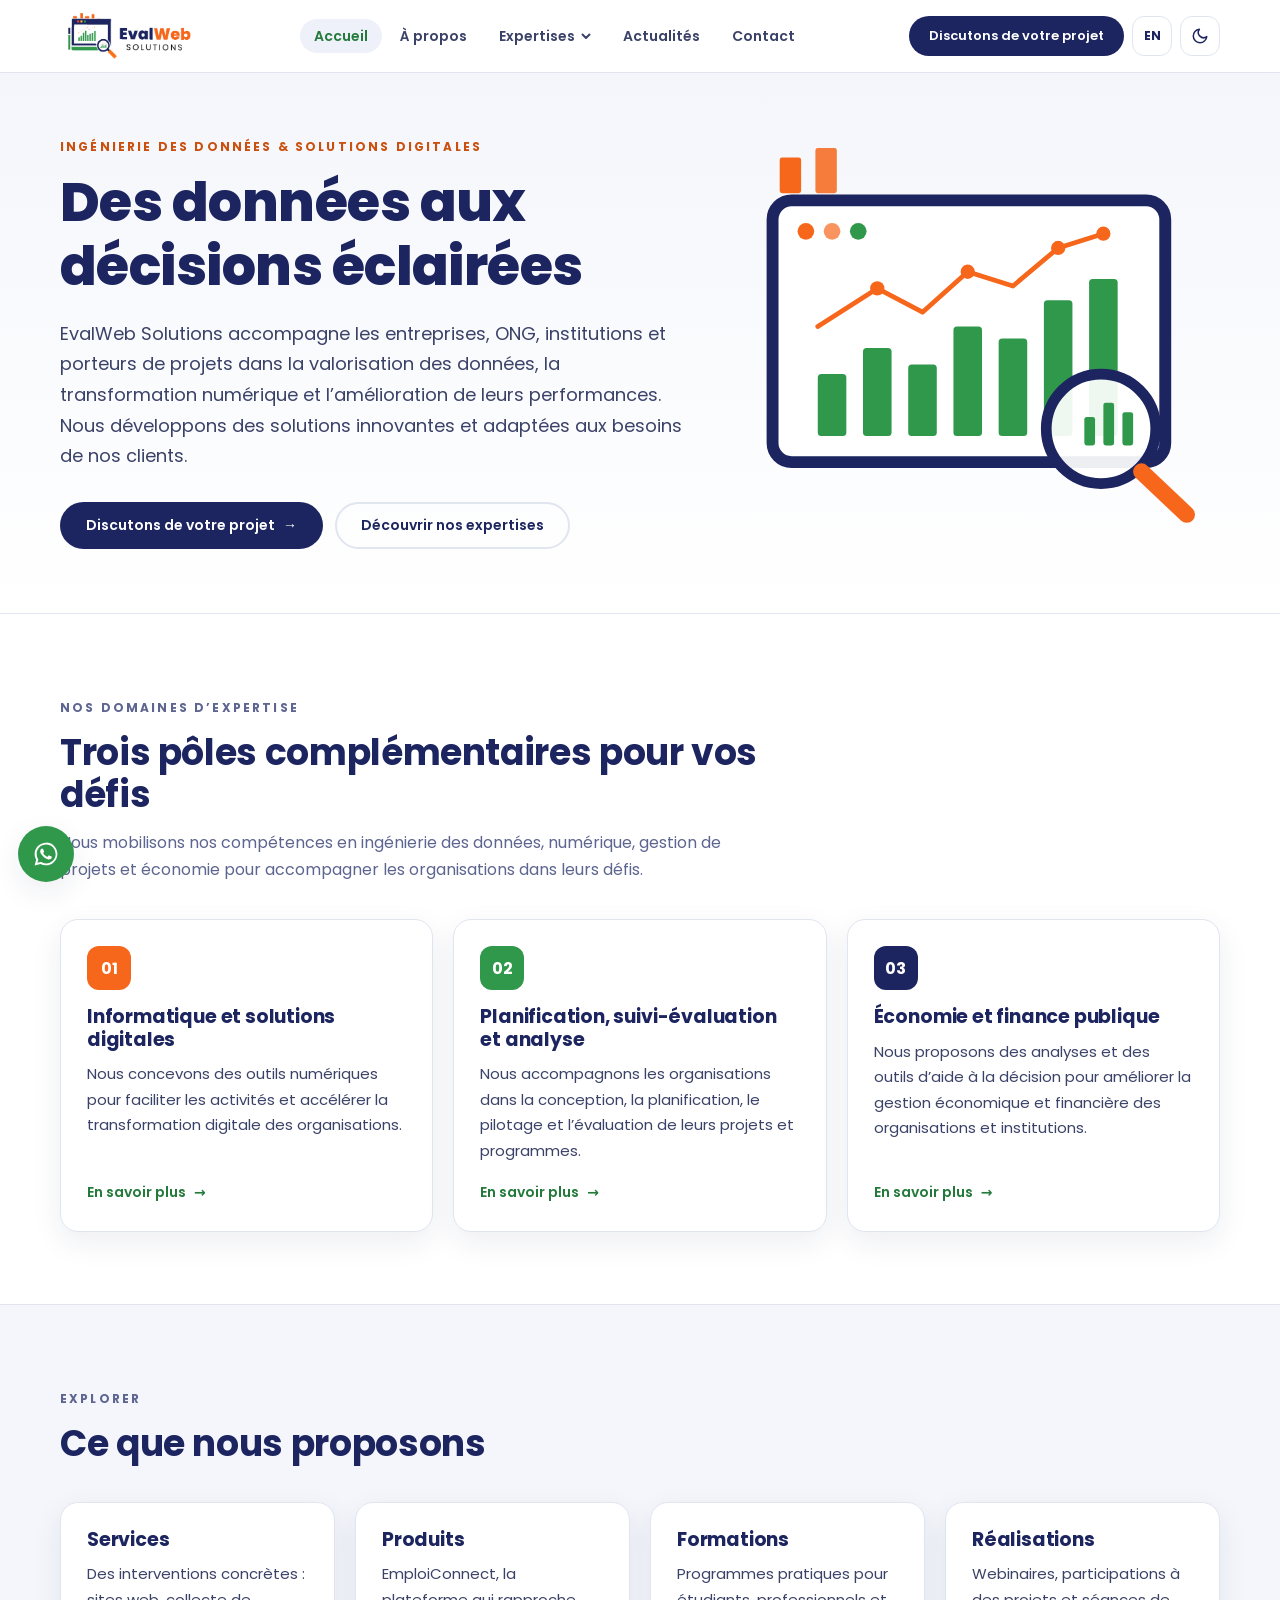
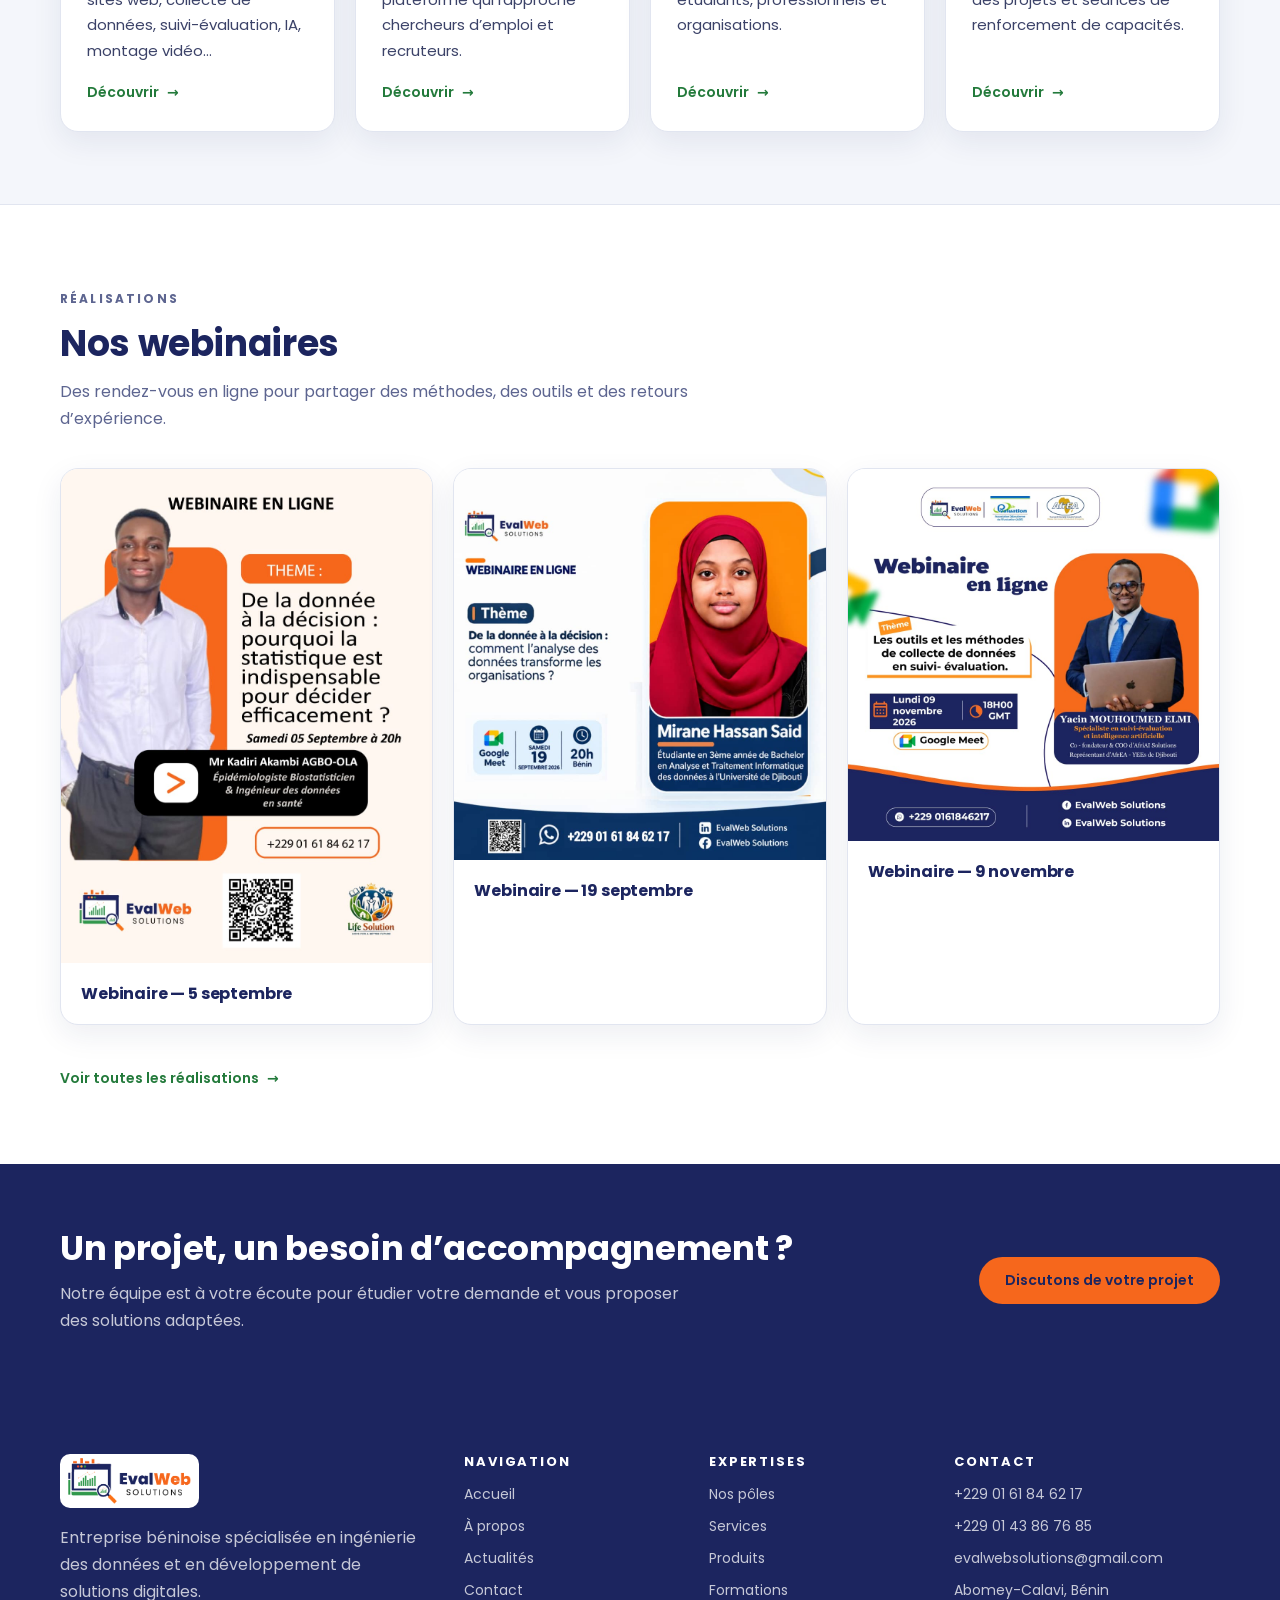
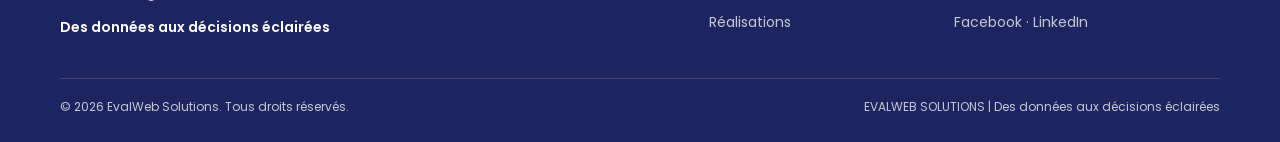
<file: index.html>
<!doctype html>
<html lang="fr" data-theme="light"><head><meta charset="utf-8"><meta name="viewport" content="width=device-width,initial-scale=1">
<title data-i18n="k35">Accueil — EvalWeb Solutions</title>
<meta name="description" content="EvalWeb Solutions : ingénierie des données et solutions digitales. Des données aux décisions éclairées."><meta name="theme-color" content="#1c255f">
<link rel="icon" href="assets/favicon.png" type="image/png">
<link rel="preconnect" href="https://fonts.googleapis.com"><link rel="preconnect" href="https://fonts.gstatic.com" crossorigin>
<link href="https://fonts.googleapis.com/css2?family=Poppins:wght@400;500;600;700;800&display=swap" rel="stylesheet">
<script>(function(){try{var d=document.documentElement,t=localStorage.getItem('ew-theme');if(!t)t=matchMedia('(prefers-color-scheme: dark)').matches?'dark':'light';d.setAttribute('data-theme',t);d.lang=localStorage.getItem('ew-lang')==='en'?'en':'fr'}catch(e){}})()</script>
<link rel="stylesheet" href="style.css"></head>
<body data-page="home">
<a class="skip" href="#main"><span data-i18n="k36">Aller au contenu</span></a>
<header class="site-header"><div class="container header-inner">
<a class="logo" href="index.html" aria-label="EvalWeb Solutions"><img src="assets/evalweb-logo.png" alt="EvalWeb Solutions" width="123" height="46"></a>
<nav class="nav-desktop" aria-label="Navigation principale"><a class="nav-link" data-nav="home" href="index.html"><span data-i18n="k37">Accueil</span></a><a class="nav-link" data-nav="about" href="a-propos.html"><span data-i18n="k38">À propos</span></a><div class="nav-drop"><button type="button" aria-expanded="false" aria-haspopup="true"><span data-i18n="k39">Expertises</span><svg class="caret" viewBox="0 0 10 10" fill="none" stroke="currentColor" stroke-width="2" stroke-linecap="round" stroke-linejoin="round"><path d="M1.5 3.5 5 7l3.5-3.5"/></svg></button><div class="drop-menu"><a data-nav="poles" href="poles.html"><span data-i18n="k40">Nos pôles</span></a><a data-nav="services" href="services.html"><span data-i18n="k8">Services</span></a><a data-nav="produits" href="produits.html"><span data-i18n="k11">Produits</span></a><a data-nav="formations" href="formations.html"><span data-i18n="k13">Formations</span></a><a data-nav="realisations" href="realisations.html"><span data-i18n="k15">Réalisations</span></a></div></div><a class="nav-link" data-nav="actualites" href="actualites.html"><span data-i18n="k41">Actualités</span></a><a class="nav-link" data-nav="contact" href="contact.html"><span data-i18n="k42">Contact</span></a></nav>
<div class="header-tools">
<a class="btn btn-primary btn-sm cta-header" href="contact.html"><span data-i18n="k23">Discutons de votre projet</span></a>
<button type="button" class="lang-btn" aria-label="Passer le site en anglais">EN</button>
<button type="button" class="icon-btn theme-btn" aria-label="Basculer entre mode clair et sombre" aria-pressed="false"><svg class="sun" viewBox="0 0 24 24" fill="none" stroke="currentColor" stroke-width="2" stroke-linecap="round"><circle cx="12" cy="12" r="4"/><path d="M12 2v2M12 20v2M4.9 4.9l1.4 1.4M17.7 17.7l1.4 1.4M2 12h2M20 12h2M4.9 19.1l1.4-1.4M17.7 6.3l1.4-1.4"/></svg><svg class="moon" viewBox="0 0 24 24" fill="none" stroke="currentColor" stroke-width="2" stroke-linecap="round" stroke-linejoin="round"><path d="M21 12.8A9 9 0 1 1 11.2 3a7 7 0 0 0 9.8 9.8z"/></svg></button>
<button type="button" class="icon-btn burger" aria-label="Ouvrir le menu" aria-expanded="false" aria-controls="mobilePanel"><svg viewBox="0 0 24 24" fill="none" stroke="currentColor" stroke-width="2.2" stroke-linecap="round"><path d="M4 7h16M4 12h16M4 17h16"/></svg></button>
</div>
<div id="mobilePanel" class="mobile-panel" aria-label="Menu"><nav><a data-nav="home" href="index.html"><span data-i18n="k37">Accueil</span></a><a data-nav="about" href="a-propos.html"><span data-i18n="k38">À propos</span></a><div class="m-drop"><button type="button" aria-expanded="false"><span data-i18n="k39">Expertises</span><svg class="caret" viewBox="0 0 10 10" fill="none" stroke="currentColor" stroke-width="2" stroke-linecap="round" stroke-linejoin="round"><path d="M1.5 3.5 5 7l3.5-3.5"/></svg></button><div class="m-sub"><a data-nav="poles" href="poles.html"><span data-i18n="k40">Nos pôles</span></a><a data-nav="services" href="services.html"><span data-i18n="k8">Services</span></a><a data-nav="produits" href="produits.html"><span data-i18n="k11">Produits</span></a><a data-nav="formations" href="formations.html"><span data-i18n="k13">Formations</span></a><a data-nav="realisations" href="realisations.html"><span data-i18n="k15">Réalisations</span></a></div></div><a data-nav="actualites" href="actualites.html"><span data-i18n="k41">Actualités</span></a><a data-nav="contact" href="contact.html"><span data-i18n="k42">Contact</span></a></nav><a class="btn btn-primary" href="contact.html"><span data-i18n="k23">Discutons de votre projet</span></a></div>
</div></header>
<main id="main"><section class="hero home"><div class="container"><div class="reveal">
<p class="eyebrow" data-i18n="k20" >Ingénierie des données & solutions digitales</p>
<h1 data-i18n="k21" >Des données aux décisions éclairées</h1>
<p class="lead" data-i18n="k22" >EvalWeb Solutions accompagne les entreprises, ONG, institutions et porteurs de projets dans la valorisation des données, la transformation numérique et l’amélioration de leurs performances. Nous développons des solutions innovantes et adaptées aux besoins de nos clients.</p>
<div class="hero-actions"><a class="btn btn-primary" href="contact.html"><span data-i18n="k23">Discutons de votre projet</span> →</a><a class="btn btn-outline" href="poles.html"><span data-i18n="k24">Découvrir nos expertises</span></a></div></div>
<div class="hero-art reveal"><svg viewBox="0 0 400 320" role="img" aria-hidden="true" class="hero-svg"><rect x="24" y="44" width="330" height="220" rx="16" fill="var(--card)" stroke="var(--head)" stroke-width="10"/><circle cx="52" cy="70" r="7" fill="#f6671c"/><circle cx="74" cy="70" r="7" fill="#f6671c" opacity=".7"/><circle cx="96" cy="70" r="7" fill="#30984b"/><g fill="#30984b"><rect x="62" y="190" width="24" height="52" rx="3"/><rect x="100" y="168" width="24" height="74" rx="3"/><rect x="138" y="182" width="24" height="60" rx="3"/><rect x="176" y="150" width="24" height="92" rx="3"/><rect x="214" y="160" width="24" height="82" rx="3"/><rect x="252" y="128" width="24" height="114" rx="3"/><rect x="290" y="110" width="24" height="132" rx="3"/></g><polyline points="62,150 112,118 150,138 188,104 226,116 264,84 302,72" fill="none" stroke="#f6671c" stroke-width="4" stroke-linejoin="round" stroke-linecap="round"/><g fill="#f6671c"><circle cx="112" cy="118" r="6"/><circle cx="188" cy="104" r="6"/><circle cx="264" cy="84" r="6"/><circle cx="302" cy="72" r="6"/></g><circle cx="300" cy="236" r="46" fill="var(--card)" fill-opacity=".92" stroke="var(--head)" stroke-width="9"/><rect x="286" y="226" width="9" height="24" rx="2" fill="#30984b"/><rect x="302" y="214" width="9" height="36" rx="2" fill="#30984b"/><rect x="318" y="222" width="9" height="28" rx="2" fill="#30984b"/><line x1="334" y1="272" x2="372" y2="308" stroke="#f6671c" stroke-width="14" stroke-linecap="round"/><g fill="#f6671c"><rect x="30" y="8" width="18" height="30" rx="2"/><rect x="60" y="0" width="18" height="38" rx="2" opacity=".85"/></g></svg></div></div></section>
<section class="section"><div class="container"><div class="section-head reveal"><p class="eyebrow" data-i18n="k25" >Nos domaines d’expertise</p><h2 data-i18n="k26" >Trois pôles complémentaires pour vos défis</h2><p data-i18n="k27" >Nous mobilisons nos compétences en ingénierie des données, numérique, gestion de projets et économie pour accompagner les organisations dans leurs défis.</p></div>
<div class="grid g3"><article class="card reveal"><div class="num o">01</div><h3 data-i18n="k1" >Informatique et solutions digitales</h3><p class="d" data-i18n="k2" >Nous concevons des outils numériques pour faciliter les activités et accélérer la transformation digitale des organisations.</p><a class="more" href="poles.html#informatique"><span data-i18n="k3">En savoir plus</span></a></article><article class="card reveal"><div class="num g">02</div><h3 data-i18n="k4" >Planification, suivi-évaluation et analyse</h3><p class="d" data-i18n="k5" >Nous accompagnons les organisations dans la conception, la planification, le pilotage et l’évaluation de leurs projets et programmes.</p><a class="more" href="poles.html#planification"><span data-i18n="k3">En savoir plus</span></a></article><article class="card reveal"><div class="num n">03</div><h3 data-i18n="k6" >Économie et finance publique</h3><p class="d" data-i18n="k7" >Nous proposons des analyses et des outils d’aide à la décision pour améliorer la gestion économique et financière des organisations et institutions.</p><a class="more" href="poles.html#economie"><span data-i18n="k3">En savoir plus</span></a></article></div></div></section>
<section class="section alt"><div class="container"><div class="section-head reveal"><p class="eyebrow" data-i18n="k28" >Explorer</p><h2 data-i18n="k29" >Ce que nous proposons</h2></div><div class="grid g4"><a class="card reveal" href="services.html"><h3 data-i18n="k8" >Services</h3><p class="d" data-i18n="k9" >Des interventions concrètes : sites web, collecte de données, suivi-évaluation, IA, montage vidéo…</p><span class="more"><span data-i18n="k10">Découvrir</span></span></a><a class="card reveal" href="produits.html"><h3 data-i18n="k11" >Produits</h3><p class="d" data-i18n="k12" >EmploiConnect, la plateforme qui rapproche chercheurs d’emploi et recruteurs.</p><span class="more"><span data-i18n="k10">Découvrir</span></span></a><a class="card reveal" href="formations.html"><h3 data-i18n="k13" >Formations</h3><p class="d" data-i18n="k14" >Programmes pratiques pour étudiants, professionnels et organisations.</p><span class="more"><span data-i18n="k10">Découvrir</span></span></a><a class="card reveal" href="realisations.html"><h3 data-i18n="k15" >Réalisations</h3><p class="d" data-i18n="k16" >Webinaires, participations à des projets et séances de renforcement de capacités.</p><span class="more"><span data-i18n="k10">Découvrir</span></span></a></div></div></section>
<section class="section"><div class="container"><div class="section-head reveal"><p class="eyebrow" data-i18n="k15" >Réalisations</p><h2 data-i18n="k30" >Nos webinaires</h2><p data-i18n="k31" >Des rendez-vous en ligne pour partager des méthodes, des outils et des retours d’expérience.</p></div>
<div class="grid g3"><a class="poster reveal" href="realisations.html#webinaires"><img src="assets/img/webinaire-agbo-ola.jpg" alt="Webinaire — 5 septembre" data-i18n-attr="alt:k17" loading="lazy" width="400" height="400"><div class="body"><h3 data-i18n="k17" >Webinaire — 5 septembre</h3></div></a><a class="poster reveal" href="realisations.html#webinaires"><img src="assets/img/webinaire-mirane.jpg" alt="Webinaire — 19 septembre" data-i18n-attr="alt:k18" loading="lazy" width="400" height="400"><div class="body"><h3 data-i18n="k18" >Webinaire — 19 septembre</h3></div></a><a class="poster reveal" href="realisations.html#webinaires"><img src="assets/img/webinaire-elmi.jpg" alt="Webinaire — 9 novembre" data-i18n-attr="alt:k19" loading="lazy" width="400" height="400"><div class="body"><h3 data-i18n="k19" >Webinaire — 9 novembre</h3></div></a></div><p style="margin-top:24px"><a class="more" href="realisations.html#webinaires"><span data-i18n="k32">Voir toutes les réalisations</span></a></p></div></section>
<section class="band"><div class="container"><div><h2 data-i18n="k33" >Un projet, un besoin d’accompagnement ?</h2><p data-i18n="k34" >Notre équipe est à votre écoute pour étudier votre demande et vous proposer des solutions adaptées.</p></div><a class="btn btn-primary" href="contact.html"><span data-i18n="k23">Discutons de votre projet</span></a></div></section></main>
<footer class="site-footer"><div class="container"><div class="footer-grid">
<div><a class="logo" href="index.html" aria-label="EvalWeb Solutions"><img src="assets/evalweb-logo.png" alt="EvalWeb Solutions" width="123" height="46"></a>
<p data-i18n="k43" >Entreprise béninoise spécialisée en ingénierie des données et en développement de solutions digitales.</p>
<p class="sig" data-i18n="k21" >Des données aux décisions éclairées</p></div>
<div><h4><span data-i18n="k44">Navigation</span></h4><ul><li><a href="index.html"><span data-i18n="k37">Accueil</span></a></li><li><a href="a-propos.html"><span data-i18n="k38">À propos</span></a></li><li><a href="actualites.html"><span data-i18n="k41">Actualités</span></a></li><li><a href="contact.html"><span data-i18n="k42">Contact</span></a></li></ul></div>
<div><h4><span data-i18n="k39">Expertises</span></h4><ul><li><a href="poles.html"><span data-i18n="k40">Nos pôles</span></a></li><li><a href="services.html"><span data-i18n="k8">Services</span></a></li><li><a href="produits.html"><span data-i18n="k11">Produits</span></a></li><li><a href="formations.html"><span data-i18n="k13">Formations</span></a></li><li><a href="realisations.html"><span data-i18n="k15">Réalisations</span></a></li></ul></div>
<div><h4><span data-i18n="k42">Contact</span></h4><ul><li><a href="tel:+2290161846217">+229 01 61 84 62 17</a></li><li><a href="tel:+2290143867685">+229 01 43 86 76 85</a></li><li><a href="mailto:evalwebsolutions@gmail.com">evalwebsolutions@gmail.com</a></li><li><span data-i18n="k45">Abomey-Calavi, Bénin</span></li><li><a data-social="facebook" href="#">Facebook</a> · <a data-social="linkedin" href="#">LinkedIn</a></li></ul></div>
</div><div class="copy"><span>© 2026 EvalWeb Solutions. <span data-i18n="k46">Tous droits réservés.</span></span><span>EVALWEB SOLUTIONS | <span data-i18n="k21">Des données aux décisions éclairées</span></span></div></div></footer>
<a class="wa-float" href="https://wa.me/2290161846217" target="_blank" rel="noopener" aria-label="WhatsApp"><svg viewBox="0 0 32 32" width="28" height="28" fill="currentColor" aria-hidden="true" focusable="false"><path d="M16.04 3C8.84 3 3 8.83 3 16.02c0 2.3.6 4.54 1.74 6.52L3 29l6.62-1.7a13.03 13.03 0 0 0 6.42 1.64h.01C23.24 28.94 29 23.1 29 15.92 29 12.46 27.65 9.2 25.2 6.76A12.9 12.9 0 0 0 16.04 3Zm0 23.74h-.01a10.8 10.8 0 0 1-5.5-1.5l-.4-.23-3.93 1.01 1.05-3.83-.26-.4a10.77 10.77 0 0 1-1.65-5.77c0-5.96 4.87-10.8 10.86-10.8 2.9 0 5.62 1.12 7.67 3.17a10.7 10.7 0 0 1 3.17 7.64c0 5.96-4.88 10.71-10.9 10.71Zm5.96-8.09c-.33-.16-1.93-.95-2.23-1.06-.3-.11-.52-.16-.74.17-.22.32-.85 1.06-1.04 1.28-.19.22-.38.24-.7.08-.33-.16-1.38-.51-2.63-1.62-.97-.87-1.62-1.93-1.81-2.26-.19-.33-.02-.5.14-.66.15-.15.33-.38.49-.57.16-.19.22-.33.33-.55.11-.22.05-.41-.03-.57-.08-.16-.74-1.78-1.01-2.44-.27-.64-.54-.55-.74-.56h-.63c-.22 0-.57.08-.87.41-.3.33-1.14 1.11-1.14 2.72 0 1.6 1.17 3.15 1.33 3.37.16.22 2.3 3.51 5.57 4.92.78.34 1.38.54 1.86.69.78.25 1.49.21 2.05.13.63-.09 1.93-.79 2.2-1.55.27-.76.27-1.41.19-1.55-.08-.14-.3-.22-.63-.38Z"/></svg></a>
<button type="button" id="toTop" class="to-top" aria-label="Retour en haut" data-i18n-attr="aria-label:k47">↑</button>
<script src="config.js"></script><script src="i18n.js"></script><script src="app.js"></script></body></html>
</file>
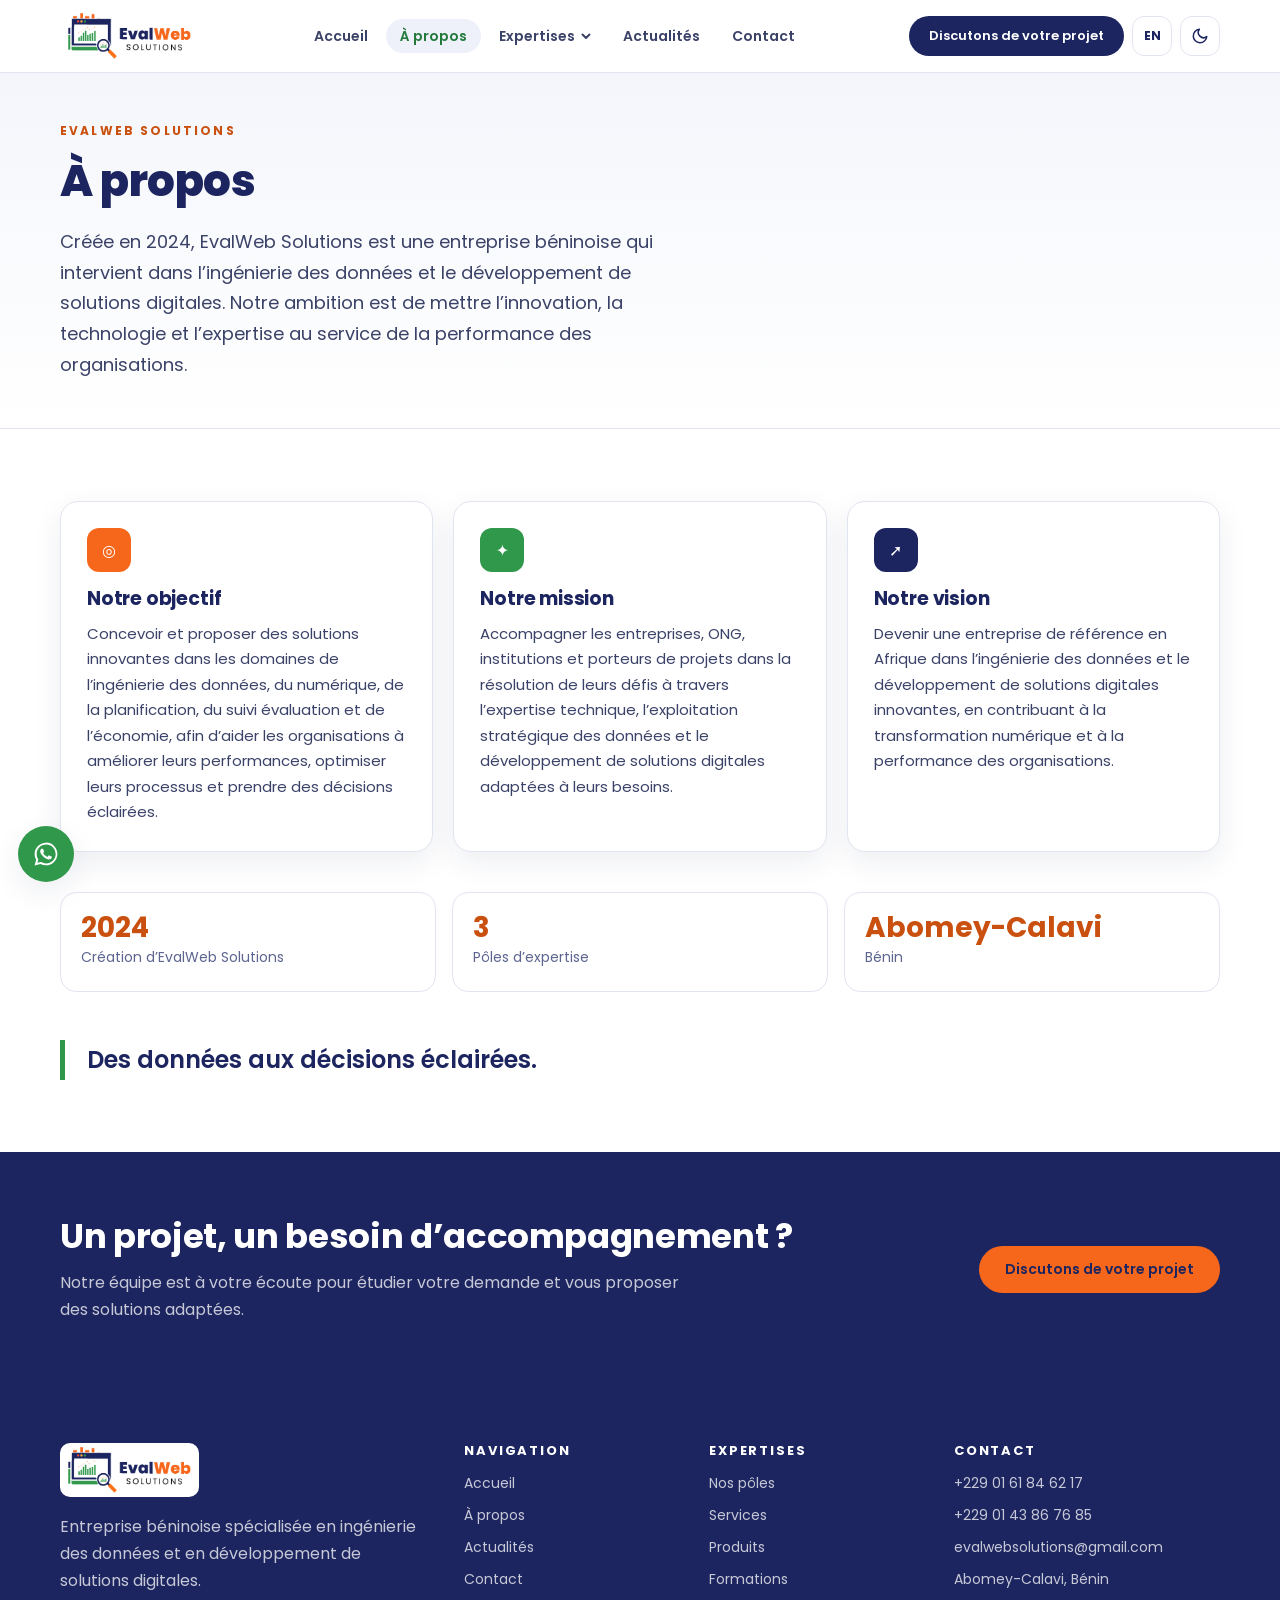
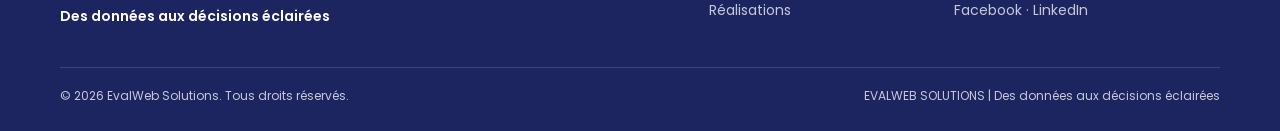
<file: a-propos.html>
<!doctype html>
<html lang="fr" data-theme="light"><head><meta charset="utf-8"><meta name="viewport" content="width=device-width,initial-scale=1">
<title data-i18n="k61">À propos — EvalWeb Solutions</title>
<meta name="description" content="Créée en 2024, EvalWeb Solutions est une entreprise béninoise d’ingénierie des données et de solutions digitales."><meta name="theme-color" content="#1c255f">
<link rel="icon" href="assets/favicon.png" type="image/png">
<link rel="preconnect" href="https://fonts.googleapis.com"><link rel="preconnect" href="https://fonts.gstatic.com" crossorigin>
<link href="https://fonts.googleapis.com/css2?family=Poppins:wght@400;500;600;700;800&display=swap" rel="stylesheet">
<script>(function(){try{var d=document.documentElement,t=localStorage.getItem('ew-theme');if(!t)t=matchMedia('(prefers-color-scheme: dark)').matches?'dark':'light';d.setAttribute('data-theme',t);d.lang=localStorage.getItem('ew-lang')==='en'?'en':'fr'}catch(e){}})()</script>
<link rel="stylesheet" href="style.css"></head>
<body data-page="about">
<a class="skip" href="#main"><span data-i18n="k36">Aller au contenu</span></a>
<header class="site-header"><div class="container header-inner">
<a class="logo" href="index.html" aria-label="EvalWeb Solutions"><img src="assets/evalweb-logo.png" alt="EvalWeb Solutions" width="123" height="46"></a>
<nav class="nav-desktop" aria-label="Navigation principale"><a class="nav-link" data-nav="home" href="index.html"><span data-i18n="k37">Accueil</span></a><a class="nav-link" data-nav="about" href="a-propos.html"><span data-i18n="k38">À propos</span></a><div class="nav-drop"><button type="button" aria-expanded="false" aria-haspopup="true"><span data-i18n="k39">Expertises</span><svg class="caret" viewBox="0 0 10 10" fill="none" stroke="currentColor" stroke-width="2" stroke-linecap="round" stroke-linejoin="round"><path d="M1.5 3.5 5 7l3.5-3.5"/></svg></button><div class="drop-menu"><a data-nav="poles" href="poles.html"><span data-i18n="k40">Nos pôles</span></a><a data-nav="services" href="services.html"><span data-i18n="k8">Services</span></a><a data-nav="produits" href="produits.html"><span data-i18n="k11">Produits</span></a><a data-nav="formations" href="formations.html"><span data-i18n="k13">Formations</span></a><a data-nav="realisations" href="realisations.html"><span data-i18n="k15">Réalisations</span></a></div></div><a class="nav-link" data-nav="actualites" href="actualites.html"><span data-i18n="k41">Actualités</span></a><a class="nav-link" data-nav="contact" href="contact.html"><span data-i18n="k42">Contact</span></a></nav>
<div class="header-tools">
<a class="btn btn-primary btn-sm cta-header" href="contact.html"><span data-i18n="k23">Discutons de votre projet</span></a>
<button type="button" class="lang-btn" aria-label="Passer le site en anglais">EN</button>
<button type="button" class="icon-btn theme-btn" aria-label="Basculer entre mode clair et sombre" aria-pressed="false"><svg class="sun" viewBox="0 0 24 24" fill="none" stroke="currentColor" stroke-width="2" stroke-linecap="round"><circle cx="12" cy="12" r="4"/><path d="M12 2v2M12 20v2M4.9 4.9l1.4 1.4M17.7 17.7l1.4 1.4M2 12h2M20 12h2M4.9 19.1l1.4-1.4M17.7 6.3l1.4-1.4"/></svg><svg class="moon" viewBox="0 0 24 24" fill="none" stroke="currentColor" stroke-width="2" stroke-linecap="round" stroke-linejoin="round"><path d="M21 12.8A9 9 0 1 1 11.2 3a7 7 0 0 0 9.8 9.8z"/></svg></button>
<button type="button" class="icon-btn burger" aria-label="Ouvrir le menu" aria-expanded="false" aria-controls="mobilePanel"><svg viewBox="0 0 24 24" fill="none" stroke="currentColor" stroke-width="2.2" stroke-linecap="round"><path d="M4 7h16M4 12h16M4 17h16"/></svg></button>
</div>
<div id="mobilePanel" class="mobile-panel" aria-label="Menu"><nav><a data-nav="home" href="index.html"><span data-i18n="k37">Accueil</span></a><a data-nav="about" href="a-propos.html"><span data-i18n="k38">À propos</span></a><div class="m-drop"><button type="button" aria-expanded="false"><span data-i18n="k39">Expertises</span><svg class="caret" viewBox="0 0 10 10" fill="none" stroke="currentColor" stroke-width="2" stroke-linecap="round" stroke-linejoin="round"><path d="M1.5 3.5 5 7l3.5-3.5"/></svg></button><div class="m-sub"><a data-nav="poles" href="poles.html"><span data-i18n="k40">Nos pôles</span></a><a data-nav="services" href="services.html"><span data-i18n="k8">Services</span></a><a data-nav="produits" href="produits.html"><span data-i18n="k11">Produits</span></a><a data-nav="formations" href="formations.html"><span data-i18n="k13">Formations</span></a><a data-nav="realisations" href="realisations.html"><span data-i18n="k15">Réalisations</span></a></div></div><a data-nav="actualites" href="actualites.html"><span data-i18n="k41">Actualités</span></a><a data-nav="contact" href="contact.html"><span data-i18n="k42">Contact</span></a></nav><a class="btn btn-primary" href="contact.html"><span data-i18n="k23">Discutons de votre projet</span></a></div>
</div></header>
<main id="main"><section class="hero page-hero"><div class="container"><div class="reveal"><p class="eyebrow" data-i18n="k48" >EvalWeb Solutions</p><h1 data-i18n="k49" >À propos</h1><p class="lead" data-i18n="k50" >Créée en 2024, EvalWeb Solutions est une entreprise béninoise qui intervient dans l’ingénierie des données et le développement de solutions digitales. Notre ambition est de mettre l’innovation, la technologie et l’expertise au service de la performance des organisations.</p></div></div></section><section class="section"><div class="container"><div class="grid g3">
<article class="card reveal"><div class="num o">◎</div><h3 data-i18n="k51" >Notre objectif</h3><p class="d" data-i18n="k52" >Concevoir et proposer des solutions innovantes dans les domaines de l’ingénierie des données, du numérique, de la planification, du suivi évaluation et de l’économie, afin d’aider les organisations à améliorer leurs performances, optimiser leurs processus et prendre des décisions éclairées.</p></article>
<article class="card reveal"><div class="num g">✦</div><h3 data-i18n="k53" >Notre mission</h3><p class="d" data-i18n="k54" >Accompagner les entreprises, ONG, institutions et porteurs de projets dans la résolution de leurs défis à travers l’expertise technique, l’exploitation stratégique des données et le développement de solutions digitales adaptées à leurs besoins.</p></article>
<article class="card reveal"><div class="num n">➚</div><h3 data-i18n="k55" >Notre vision</h3><p class="d" data-i18n="k56" >Devenir une entreprise de référence en Afrique dans l’ingénierie des données et le développement de solutions digitales innovantes, en contribuant à la transformation numérique et à la performance des organisations.</p></article></div>
<div class="kpis reveal"><div class="kpi"><b>2024</b><span><span data-i18n="k57">Création d’EvalWeb Solutions</span></span></div><div class="kpi"><b>3</b><span><span data-i18n="k58">Pôles d’expertise</span></span></div><div class="kpi"><b>Abomey-Calavi</b><span><span data-i18n="k59">Bénin</span></span></div></div>
<p class="quote reveal" style="margin-top:48px"><span data-i18n="k60">Des données aux décisions éclairées.</span></p></div></section>
<section class="band"><div class="container"><div><h2 data-i18n="k33" >Un projet, un besoin d’accompagnement ?</h2><p data-i18n="k34" >Notre équipe est à votre écoute pour étudier votre demande et vous proposer des solutions adaptées.</p></div><a class="btn btn-primary" href="contact.html"><span data-i18n="k23">Discutons de votre projet</span></a></div></section></main>
<footer class="site-footer"><div class="container"><div class="footer-grid">
<div><a class="logo" href="index.html" aria-label="EvalWeb Solutions"><img src="assets/evalweb-logo.png" alt="EvalWeb Solutions" width="123" height="46"></a>
<p data-i18n="k43" >Entreprise béninoise spécialisée en ingénierie des données et en développement de solutions digitales.</p>
<p class="sig" data-i18n="k21" >Des données aux décisions éclairées</p></div>
<div><h4><span data-i18n="k44">Navigation</span></h4><ul><li><a href="index.html"><span data-i18n="k37">Accueil</span></a></li><li><a href="a-propos.html"><span data-i18n="k38">À propos</span></a></li><li><a href="actualites.html"><span data-i18n="k41">Actualités</span></a></li><li><a href="contact.html"><span data-i18n="k42">Contact</span></a></li></ul></div>
<div><h4><span data-i18n="k39">Expertises</span></h4><ul><li><a href="poles.html"><span data-i18n="k40">Nos pôles</span></a></li><li><a href="services.html"><span data-i18n="k8">Services</span></a></li><li><a href="produits.html"><span data-i18n="k11">Produits</span></a></li><li><a href="formations.html"><span data-i18n="k13">Formations</span></a></li><li><a href="realisations.html"><span data-i18n="k15">Réalisations</span></a></li></ul></div>
<div><h4><span data-i18n="k42">Contact</span></h4><ul><li><a href="tel:+2290161846217">+229 01 61 84 62 17</a></li><li><a href="tel:+2290143867685">+229 01 43 86 76 85</a></li><li><a href="mailto:evalwebsolutions@gmail.com">evalwebsolutions@gmail.com</a></li><li><span data-i18n="k45">Abomey-Calavi, Bénin</span></li><li><a data-social="facebook" href="#">Facebook</a> · <a data-social="linkedin" href="#">LinkedIn</a></li></ul></div>
</div><div class="copy"><span>© 2026 EvalWeb Solutions. <span data-i18n="k46">Tous droits réservés.</span></span><span>EVALWEB SOLUTIONS | <span data-i18n="k21">Des données aux décisions éclairées</span></span></div></div></footer>
<a class="wa-float" href="https://wa.me/2290161846217" target="_blank" rel="noopener" aria-label="WhatsApp"><svg viewBox="0 0 32 32" width="28" height="28" fill="currentColor" aria-hidden="true" focusable="false"><path d="M16.04 3C8.84 3 3 8.83 3 16.02c0 2.3.6 4.54 1.74 6.52L3 29l6.62-1.7a13.03 13.03 0 0 0 6.42 1.64h.01C23.24 28.94 29 23.1 29 15.92 29 12.46 27.65 9.2 25.2 6.76A12.9 12.9 0 0 0 16.04 3Zm0 23.74h-.01a10.8 10.8 0 0 1-5.5-1.5l-.4-.23-3.93 1.01 1.05-3.83-.26-.4a10.77 10.77 0 0 1-1.65-5.77c0-5.96 4.87-10.8 10.86-10.8 2.9 0 5.62 1.12 7.67 3.17a10.7 10.7 0 0 1 3.17 7.64c0 5.96-4.88 10.71-10.9 10.71Zm5.96-8.09c-.33-.16-1.93-.95-2.23-1.06-.3-.11-.52-.16-.74.17-.22.32-.85 1.06-1.04 1.28-.19.22-.38.24-.7.08-.33-.16-1.38-.51-2.63-1.62-.97-.87-1.62-1.93-1.81-2.26-.19-.33-.02-.5.14-.66.15-.15.33-.38.49-.57.16-.19.22-.33.33-.55.11-.22.05-.41-.03-.57-.08-.16-.74-1.78-1.01-2.44-.27-.64-.54-.55-.74-.56h-.63c-.22 0-.57.08-.87.41-.3.33-1.14 1.11-1.14 2.72 0 1.6 1.17 3.15 1.33 3.37.16.22 2.3 3.51 5.57 4.92.78.34 1.38.54 1.86.69.78.25 1.49.21 2.05.13.63-.09 1.93-.79 2.2-1.55.27-.76.27-1.41.19-1.55-.08-.14-.3-.22-.63-.38Z"/></svg></a>
<button type="button" id="toTop" class="to-top" aria-label="Retour en haut" data-i18n-attr="aria-label:k47">↑</button>
<script src="config.js"></script><script src="i18n.js"></script><script src="app.js"></script></body></html>
</file>
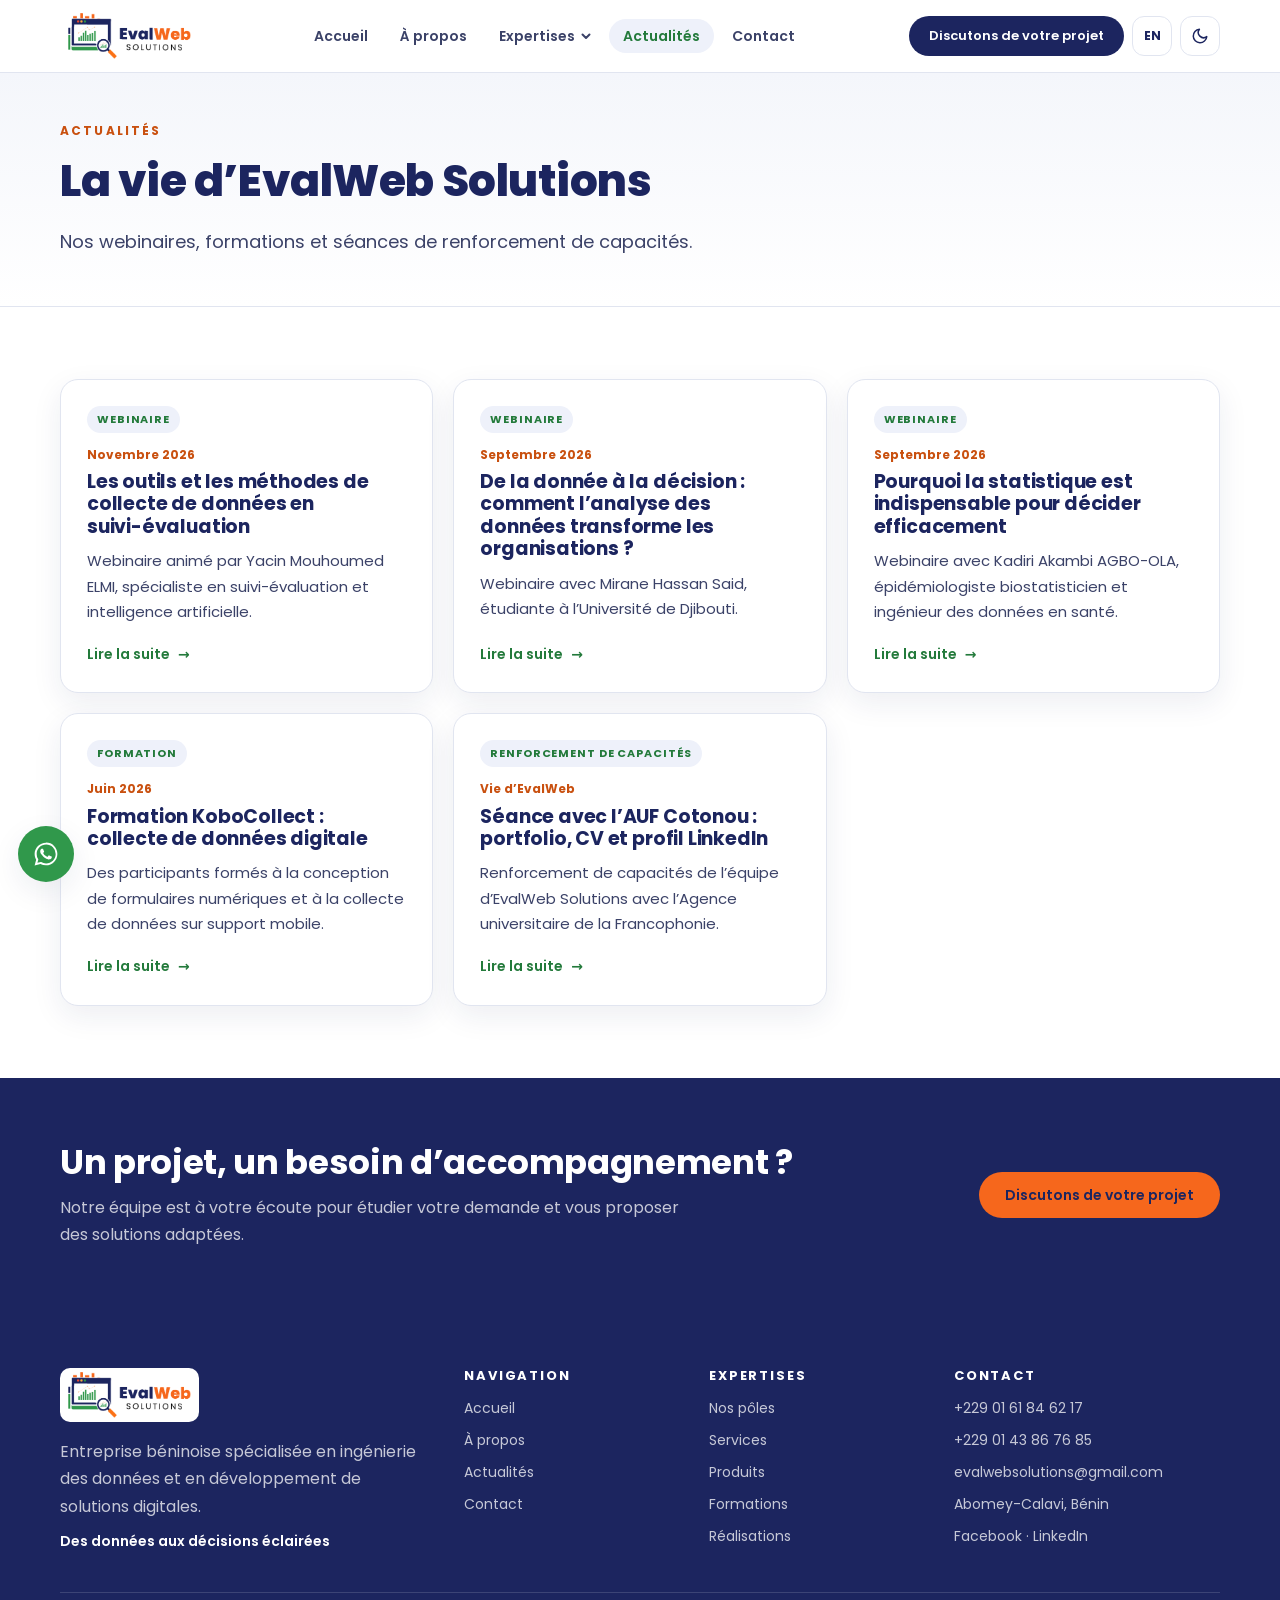
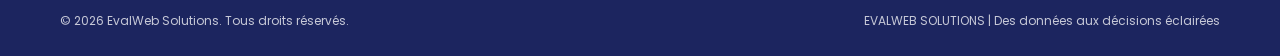
<file: actualites.html>
<!doctype html>
<html lang="fr" data-theme="light"><head><meta charset="utf-8"><meta name="viewport" content="width=device-width,initial-scale=1">
<title data-i18n="k226">Actualités — EvalWeb Solutions</title>
<meta name="description" content="Webinaires, formations et renforcement de capacités d’EvalWeb Solutions."><meta name="theme-color" content="#1c255f">
<link rel="icon" href="assets/favicon.png" type="image/png">
<link rel="preconnect" href="https://fonts.googleapis.com"><link rel="preconnect" href="https://fonts.gstatic.com" crossorigin>
<link href="https://fonts.googleapis.com/css2?family=Poppins:wght@400;500;600;700;800&display=swap" rel="stylesheet">
<script>(function(){try{var d=document.documentElement,t=localStorage.getItem('ew-theme');if(!t)t=matchMedia('(prefers-color-scheme: dark)').matches?'dark':'light';d.setAttribute('data-theme',t);d.lang=localStorage.getItem('ew-lang')==='en'?'en':'fr'}catch(e){}})()</script>
<link rel="stylesheet" href="style.css"></head>
<body data-page="actualites">
<a class="skip" href="#main"><span data-i18n="k36">Aller au contenu</span></a>
<header class="site-header"><div class="container header-inner">
<a class="logo" href="index.html" aria-label="EvalWeb Solutions"><img src="assets/evalweb-logo.png" alt="EvalWeb Solutions" width="123" height="46"></a>
<nav class="nav-desktop" aria-label="Navigation principale"><a class="nav-link" data-nav="home" href="index.html"><span data-i18n="k37">Accueil</span></a><a class="nav-link" data-nav="about" href="a-propos.html"><span data-i18n="k38">À propos</span></a><div class="nav-drop"><button type="button" aria-expanded="false" aria-haspopup="true"><span data-i18n="k39">Expertises</span><svg class="caret" viewBox="0 0 10 10" fill="none" stroke="currentColor" stroke-width="2" stroke-linecap="round" stroke-linejoin="round"><path d="M1.5 3.5 5 7l3.5-3.5"/></svg></button><div class="drop-menu"><a data-nav="poles" href="poles.html"><span data-i18n="k40">Nos pôles</span></a><a data-nav="services" href="services.html"><span data-i18n="k8">Services</span></a><a data-nav="produits" href="produits.html"><span data-i18n="k11">Produits</span></a><a data-nav="formations" href="formations.html"><span data-i18n="k13">Formations</span></a><a data-nav="realisations" href="realisations.html"><span data-i18n="k15">Réalisations</span></a></div></div><a class="nav-link" data-nav="actualites" href="actualites.html"><span data-i18n="k41">Actualités</span></a><a class="nav-link" data-nav="contact" href="contact.html"><span data-i18n="k42">Contact</span></a></nav>
<div class="header-tools">
<a class="btn btn-primary btn-sm cta-header" href="contact.html"><span data-i18n="k23">Discutons de votre projet</span></a>
<button type="button" class="lang-btn" aria-label="Passer le site en anglais">EN</button>
<button type="button" class="icon-btn theme-btn" aria-label="Basculer entre mode clair et sombre" aria-pressed="false"><svg class="sun" viewBox="0 0 24 24" fill="none" stroke="currentColor" stroke-width="2" stroke-linecap="round"><circle cx="12" cy="12" r="4"/><path d="M12 2v2M12 20v2M4.9 4.9l1.4 1.4M17.7 17.7l1.4 1.4M2 12h2M20 12h2M4.9 19.1l1.4-1.4M17.7 6.3l1.4-1.4"/></svg><svg class="moon" viewBox="0 0 24 24" fill="none" stroke="currentColor" stroke-width="2" stroke-linecap="round" stroke-linejoin="round"><path d="M21 12.8A9 9 0 1 1 11.2 3a7 7 0 0 0 9.8 9.8z"/></svg></button>
<button type="button" class="icon-btn burger" aria-label="Ouvrir le menu" aria-expanded="false" aria-controls="mobilePanel"><svg viewBox="0 0 24 24" fill="none" stroke="currentColor" stroke-width="2.2" stroke-linecap="round"><path d="M4 7h16M4 12h16M4 17h16"/></svg></button>
</div>
<div id="mobilePanel" class="mobile-panel" aria-label="Menu"><nav><a data-nav="home" href="index.html"><span data-i18n="k37">Accueil</span></a><a data-nav="about" href="a-propos.html"><span data-i18n="k38">À propos</span></a><div class="m-drop"><button type="button" aria-expanded="false"><span data-i18n="k39">Expertises</span><svg class="caret" viewBox="0 0 10 10" fill="none" stroke="currentColor" stroke-width="2" stroke-linecap="round" stroke-linejoin="round"><path d="M1.5 3.5 5 7l3.5-3.5"/></svg></button><div class="m-sub"><a data-nav="poles" href="poles.html"><span data-i18n="k40">Nos pôles</span></a><a data-nav="services" href="services.html"><span data-i18n="k8">Services</span></a><a data-nav="produits" href="produits.html"><span data-i18n="k11">Produits</span></a><a data-nav="formations" href="formations.html"><span data-i18n="k13">Formations</span></a><a data-nav="realisations" href="realisations.html"><span data-i18n="k15">Réalisations</span></a></div></div><a data-nav="actualites" href="actualites.html"><span data-i18n="k41">Actualités</span></a><a data-nav="contact" href="contact.html"><span data-i18n="k42">Contact</span></a></nav><a class="btn btn-primary" href="contact.html"><span data-i18n="k23">Discutons de votre projet</span></a></div>
</div></header>
<main id="main"><section class="hero page-hero"><div class="container"><div class="reveal"><p class="eyebrow" data-i18n="k41" >Actualités</p><h1 data-i18n="k224" >La vie d’EvalWeb Solutions</h1><p class="lead" data-i18n="k225" >Nos webinaires, formations et séances de renforcement de capacités.</p></div></div></section><section class="section"><div class="container"><div class="grid g3"><article class="card reveal"><span class="tag"><span data-i18n="k209">Webinaire</span></span><p class="when" style="font-size:12px;font-weight:700;color:var(--orange-text);margin-bottom:6px"><span data-i18n="k210">Novembre 2026</span></p><h3 data-i18n="k190" >Les outils et les méthodes de collecte de données en suivi-évaluation</h3><p class="d" data-i18n="k211" >Webinaire animé par Yacin Mouhoumed ELMI, spécialiste en suivi-évaluation et intelligence artificielle.</p><a class="more" href="realisations.html#webinaires"><span data-i18n="k212">Lire la suite</span></a></article><article class="card reveal"><span class="tag"><span data-i18n="k209">Webinaire</span></span><p class="when" style="font-size:12px;font-weight:700;color:var(--orange-text);margin-bottom:6px"><span data-i18n="k213">Septembre 2026</span></p><h3 data-i18n="k185" >De la donnée à la décision : comment l’analyse des données transforme les organisations ?</h3><p class="d" data-i18n="k214" >Webinaire avec Mirane Hassan Said, étudiante à l’Université de Djibouti.</p><a class="more" href="realisations.html#webinaires"><span data-i18n="k212">Lire la suite</span></a></article><article class="card reveal"><span class="tag"><span data-i18n="k209">Webinaire</span></span><p class="when" style="font-size:12px;font-weight:700;color:var(--orange-text);margin-bottom:6px"><span data-i18n="k213">Septembre 2026</span></p><h3 data-i18n="k215" >Pourquoi la statistique est indispensable pour décider efficacement</h3><p class="d" data-i18n="k216" >Webinaire avec Kadiri Akambi AGBO-OLA, épidémiologiste biostatisticien et ingénieur des données en santé.</p><a class="more" href="realisations.html#webinaires"><span data-i18n="k212">Lire la suite</span></a></article><article class="card reveal"><span class="tag"><span data-i18n="k217">Formation</span></span><p class="when" style="font-size:12px;font-weight:700;color:var(--orange-text);margin-bottom:6px"><span data-i18n="k218">Juin 2026</span></p><h3 data-i18n="k219" >Formation KoboCollect : collecte de données digitale</h3><p class="d" data-i18n="k220" >Des participants formés à la conception de formulaires numériques et à la collecte de données sur support mobile.</p><a class="more" href="realisations.html"><span data-i18n="k212">Lire la suite</span></a></article><article class="card reveal"><span class="tag"><span data-i18n="k199">Renforcement de capacités</span></span><p class="when" style="font-size:12px;font-weight:700;color:var(--orange-text);margin-bottom:6px"><span data-i18n="k221">Vie d’EvalWeb</span></p><h3 data-i18n="k222" >Séance avec l’AUF Cotonou : portfolio, CV et profil LinkedIn</h3><p class="d" data-i18n="k223" >Renforcement de capacités de l’équipe d’EvalWeb Solutions avec l’Agence universitaire de la Francophonie.</p><a class="more" href="realisations.html#renforcement"><span data-i18n="k212">Lire la suite</span></a></article></div></div></section><section class="band"><div class="container"><div><h2 data-i18n="k33" >Un projet, un besoin d’accompagnement ?</h2><p data-i18n="k34" >Notre équipe est à votre écoute pour étudier votre demande et vous proposer des solutions adaptées.</p></div><a class="btn btn-primary" href="contact.html"><span data-i18n="k23">Discutons de votre projet</span></a></div></section></main>
<footer class="site-footer"><div class="container"><div class="footer-grid">
<div><a class="logo" href="index.html" aria-label="EvalWeb Solutions"><img src="assets/evalweb-logo.png" alt="EvalWeb Solutions" width="123" height="46"></a>
<p data-i18n="k43" >Entreprise béninoise spécialisée en ingénierie des données et en développement de solutions digitales.</p>
<p class="sig" data-i18n="k21" >Des données aux décisions éclairées</p></div>
<div><h4><span data-i18n="k44">Navigation</span></h4><ul><li><a href="index.html"><span data-i18n="k37">Accueil</span></a></li><li><a href="a-propos.html"><span data-i18n="k38">À propos</span></a></li><li><a href="actualites.html"><span data-i18n="k41">Actualités</span></a></li><li><a href="contact.html"><span data-i18n="k42">Contact</span></a></li></ul></div>
<div><h4><span data-i18n="k39">Expertises</span></h4><ul><li><a href="poles.html"><span data-i18n="k40">Nos pôles</span></a></li><li><a href="services.html"><span data-i18n="k8">Services</span></a></li><li><a href="produits.html"><span data-i18n="k11">Produits</span></a></li><li><a href="formations.html"><span data-i18n="k13">Formations</span></a></li><li><a href="realisations.html"><span data-i18n="k15">Réalisations</span></a></li></ul></div>
<div><h4><span data-i18n="k42">Contact</span></h4><ul><li><a href="tel:+2290161846217">+229 01 61 84 62 17</a></li><li><a href="tel:+2290143867685">+229 01 43 86 76 85</a></li><li><a href="mailto:evalwebsolutions@gmail.com">evalwebsolutions@gmail.com</a></li><li><span data-i18n="k45">Abomey-Calavi, Bénin</span></li><li><a data-social="facebook" href="#">Facebook</a> · <a data-social="linkedin" href="#">LinkedIn</a></li></ul></div>
</div><div class="copy"><span>© 2026 EvalWeb Solutions. <span data-i18n="k46">Tous droits réservés.</span></span><span>EVALWEB SOLUTIONS | <span data-i18n="k21">Des données aux décisions éclairées</span></span></div></div></footer>
<a class="wa-float" href="https://wa.me/2290161846217" target="_blank" rel="noopener" aria-label="WhatsApp"><svg viewBox="0 0 32 32" width="28" height="28" fill="currentColor" aria-hidden="true" focusable="false"><path d="M16.04 3C8.84 3 3 8.83 3 16.02c0 2.3.6 4.54 1.74 6.52L3 29l6.62-1.7a13.03 13.03 0 0 0 6.42 1.64h.01C23.24 28.94 29 23.1 29 15.92 29 12.46 27.65 9.2 25.2 6.76A12.9 12.9 0 0 0 16.04 3Zm0 23.74h-.01a10.8 10.8 0 0 1-5.5-1.5l-.4-.23-3.93 1.01 1.05-3.83-.26-.4a10.77 10.77 0 0 1-1.65-5.77c0-5.96 4.87-10.8 10.86-10.8 2.9 0 5.62 1.12 7.67 3.17a10.7 10.7 0 0 1 3.17 7.64c0 5.96-4.88 10.71-10.9 10.71Zm5.96-8.09c-.33-.16-1.93-.95-2.23-1.06-.3-.11-.52-.16-.74.17-.22.32-.85 1.06-1.04 1.28-.19.22-.38.24-.7.08-.33-.16-1.38-.51-2.63-1.62-.97-.87-1.62-1.93-1.81-2.26-.19-.33-.02-.5.14-.66.15-.15.33-.38.49-.57.16-.19.22-.33.33-.55.11-.22.05-.41-.03-.57-.08-.16-.74-1.78-1.01-2.44-.27-.64-.54-.55-.74-.56h-.63c-.22 0-.57.08-.87.41-.3.33-1.14 1.11-1.14 2.72 0 1.6 1.17 3.15 1.33 3.37.16.22 2.3 3.51 5.57 4.92.78.34 1.38.54 1.86.69.78.25 1.49.21 2.05.13.63-.09 1.93-.79 2.2-1.55.27-.76.27-1.41.19-1.55-.08-.14-.3-.22-.63-.38Z"/></svg></a>
<button type="button" id="toTop" class="to-top" aria-label="Retour en haut" data-i18n-attr="aria-label:k47">↑</button>
<script src="config.js"></script><script src="i18n.js"></script><script src="app.js"></script></body></html>
</file>
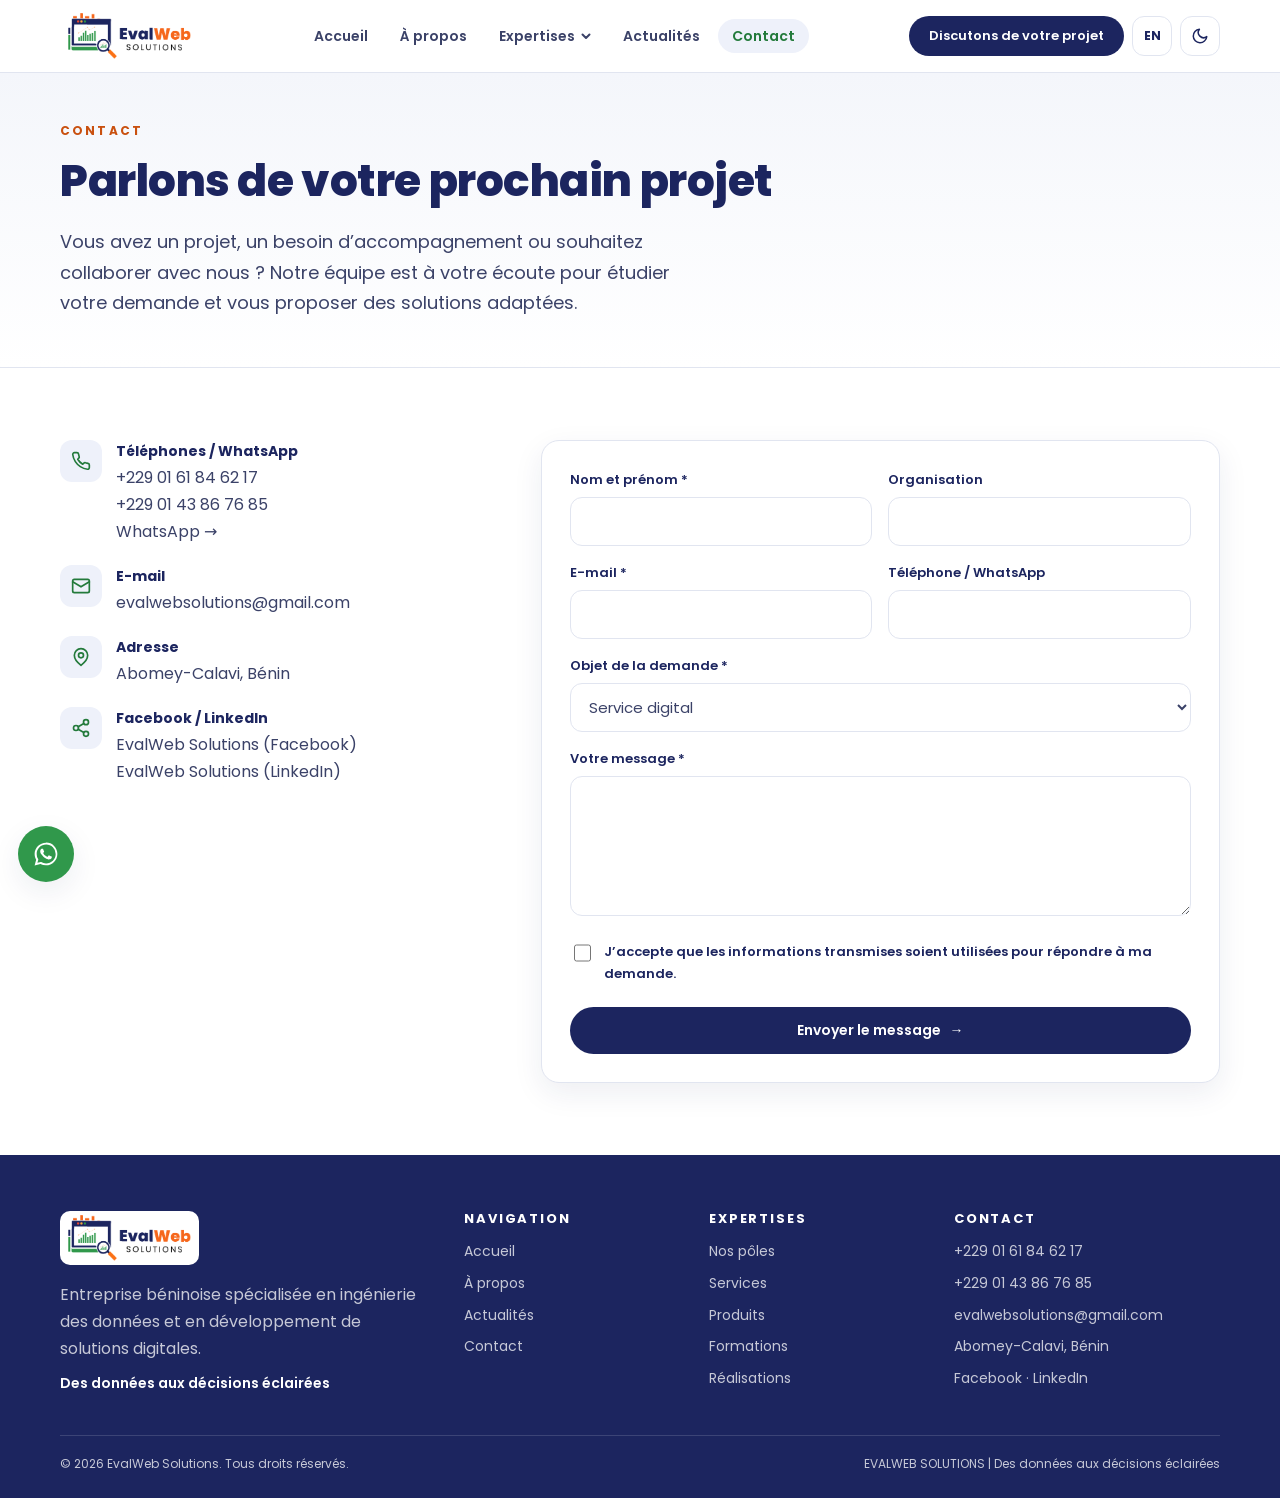
<file: contact.html>
<!doctype html>
<html lang="fr" data-theme="light"><head><meta charset="utf-8"><meta name="viewport" content="width=device-width,initial-scale=1">
<title data-i18n="k246">Contact — EvalWeb Solutions</title>
<meta name="description" content="Contactez EvalWeb Solutions : +229 01 61 84 62 17, evalwebsolutions@gmail.com, Abomey-Calavi, Bénin."><meta name="theme-color" content="#1c255f">
<link rel="icon" href="assets/favicon.png" type="image/png">
<link rel="preconnect" href="https://fonts.googleapis.com"><link rel="preconnect" href="https://fonts.gstatic.com" crossorigin>
<link href="https://fonts.googleapis.com/css2?family=Poppins:wght@400;500;600;700;800&display=swap" rel="stylesheet">
<script>(function(){try{var d=document.documentElement,t=localStorage.getItem('ew-theme');if(!t)t=matchMedia('(prefers-color-scheme: dark)').matches?'dark':'light';d.setAttribute('data-theme',t);d.lang=localStorage.getItem('ew-lang')==='en'?'en':'fr'}catch(e){}})()</script>
<link rel="stylesheet" href="style.css"></head>
<body data-page="contact">
<a class="skip" href="#main"><span data-i18n="k36">Aller au contenu</span></a>
<header class="site-header"><div class="container header-inner">
<a class="logo" href="index.html" aria-label="EvalWeb Solutions"><img src="assets/evalweb-logo.png" alt="EvalWeb Solutions" width="123" height="46"></a>
<nav class="nav-desktop" aria-label="Navigation principale"><a class="nav-link" data-nav="home" href="index.html"><span data-i18n="k37">Accueil</span></a><a class="nav-link" data-nav="about" href="a-propos.html"><span data-i18n="k38">À propos</span></a><div class="nav-drop"><button type="button" aria-expanded="false" aria-haspopup="true"><span data-i18n="k39">Expertises</span><svg class="caret" viewBox="0 0 10 10" fill="none" stroke="currentColor" stroke-width="2" stroke-linecap="round" stroke-linejoin="round"><path d="M1.5 3.5 5 7l3.5-3.5"/></svg></button><div class="drop-menu"><a data-nav="poles" href="poles.html"><span data-i18n="k40">Nos pôles</span></a><a data-nav="services" href="services.html"><span data-i18n="k8">Services</span></a><a data-nav="produits" href="produits.html"><span data-i18n="k11">Produits</span></a><a data-nav="formations" href="formations.html"><span data-i18n="k13">Formations</span></a><a data-nav="realisations" href="realisations.html"><span data-i18n="k15">Réalisations</span></a></div></div><a class="nav-link" data-nav="actualites" href="actualites.html"><span data-i18n="k41">Actualités</span></a><a class="nav-link" data-nav="contact" href="contact.html"><span data-i18n="k42">Contact</span></a></nav>
<div class="header-tools">
<a class="btn btn-primary btn-sm cta-header" href="contact.html"><span data-i18n="k23">Discutons de votre projet</span></a>
<button type="button" class="lang-btn" aria-label="Passer le site en anglais">EN</button>
<button type="button" class="icon-btn theme-btn" aria-label="Basculer entre mode clair et sombre" aria-pressed="false"><svg class="sun" viewBox="0 0 24 24" fill="none" stroke="currentColor" stroke-width="2" stroke-linecap="round"><circle cx="12" cy="12" r="4"/><path d="M12 2v2M12 20v2M4.9 4.9l1.4 1.4M17.7 17.7l1.4 1.4M2 12h2M20 12h2M4.9 19.1l1.4-1.4M17.7 6.3l1.4-1.4"/></svg><svg class="moon" viewBox="0 0 24 24" fill="none" stroke="currentColor" stroke-width="2" stroke-linecap="round" stroke-linejoin="round"><path d="M21 12.8A9 9 0 1 1 11.2 3a7 7 0 0 0 9.8 9.8z"/></svg></button>
<button type="button" class="icon-btn burger" aria-label="Ouvrir le menu" aria-expanded="false" aria-controls="mobilePanel"><svg viewBox="0 0 24 24" fill="none" stroke="currentColor" stroke-width="2.2" stroke-linecap="round"><path d="M4 7h16M4 12h16M4 17h16"/></svg></button>
</div>
<div id="mobilePanel" class="mobile-panel" aria-label="Menu"><nav><a data-nav="home" href="index.html"><span data-i18n="k37">Accueil</span></a><a data-nav="about" href="a-propos.html"><span data-i18n="k38">À propos</span></a><div class="m-drop"><button type="button" aria-expanded="false"><span data-i18n="k39">Expertises</span><svg class="caret" viewBox="0 0 10 10" fill="none" stroke="currentColor" stroke-width="2" stroke-linecap="round" stroke-linejoin="round"><path d="M1.5 3.5 5 7l3.5-3.5"/></svg></button><div class="m-sub"><a data-nav="poles" href="poles.html"><span data-i18n="k40">Nos pôles</span></a><a data-nav="services" href="services.html"><span data-i18n="k8">Services</span></a><a data-nav="produits" href="produits.html"><span data-i18n="k11">Produits</span></a><a data-nav="formations" href="formations.html"><span data-i18n="k13">Formations</span></a><a data-nav="realisations" href="realisations.html"><span data-i18n="k15">Réalisations</span></a></div></div><a data-nav="actualites" href="actualites.html"><span data-i18n="k41">Actualités</span></a><a data-nav="contact" href="contact.html"><span data-i18n="k42">Contact</span></a></nav><a class="btn btn-primary" href="contact.html"><span data-i18n="k23">Discutons de votre projet</span></a></div>
</div></header>
<main id="main"><section class="hero page-hero"><div class="container"><div class="reveal"><p class="eyebrow" data-i18n="k42" >Contact</p><h1 data-i18n="k232" >Parlons de votre prochain projet</h1><p class="lead" data-i18n="k233" >Vous avez un projet, un besoin d’accompagnement ou souhaitez collaborer avec nous ? Notre équipe est à votre écoute pour étudier votre demande et vous proposer des solutions adaptées.</p></div></div></section><section class="section"><div class="container contact-grid"><div class="reveal">
<div class="info-item"><div class="ic"><svg viewBox="0 0 24 24" fill="none" stroke="currentColor" stroke-width="2" stroke-linecap="round" stroke-linejoin="round"><path d="M22 16.9v3a2 2 0 0 1-2.2 2 19.8 19.8 0 0 1-8.6-3.1 19.5 19.5 0 0 1-6-6A19.8 19.8 0 0 1 2.1 4.2 2 2 0 0 1 4.1 2h3a2 2 0 0 1 2 1.7c.1 1 .4 1.9.7 2.8a2 2 0 0 1-.5 2.1L8.1 9.9a16 16 0 0 0 6 6l1.3-1.3a2 2 0 0 1 2.1-.4c.9.3 1.8.6 2.8.7a2 2 0 0 1 1.7 2z"/></svg></div><div><b><span data-i18n="k234">Téléphones / WhatsApp</span></b><a href="tel:+2290161846217">+229 01 61 84 62 17</a><br><a href="tel:+2290143867685">+229 01 43 86 76 85</a><br><a href="https://wa.me/2290161846217" target="_blank" rel="noopener">WhatsApp →</a></div></div>
<div class="info-item"><div class="ic"><svg viewBox="0 0 24 24" fill="none" stroke="currentColor" stroke-width="2" stroke-linecap="round" stroke-linejoin="round"><rect x="2" y="4" width="20" height="16" rx="2"/><path d="m22 7-10 6L2 7"/></svg></div><div><b><span data-i18n="k235">E-mail</span></b><a href="mailto:evalwebsolutions@gmail.com">evalwebsolutions@gmail.com</a></div></div>
<div class="info-item"><div class="ic"><svg viewBox="0 0 24 24" fill="none" stroke="currentColor" stroke-width="2" stroke-linecap="round" stroke-linejoin="round"><path d="M20 10c0 6-8 12-8 12S4 16 4 10a8 8 0 0 1 16 0z"/><circle cx="12" cy="10" r="3"/></svg></div><div><b><span data-i18n="k236">Adresse</span></b><span data-i18n="k45">Abomey-Calavi, Bénin</span></div></div>
<div class="info-item"><div class="ic"><svg viewBox="0 0 24 24" fill="none" stroke="currentColor" stroke-width="2" stroke-linecap="round" stroke-linejoin="round"><circle cx="18" cy="5" r="3"/><circle cx="6" cy="12" r="3"/><circle cx="18" cy="19" r="3"/><path d="m8.6 13.5 6.8 4M15.4 6.5l-6.8 4"/></svg></div><div><b><span data-i18n="k237">Facebook / LinkedIn</span></b><a data-social="facebook" href="#">EvalWeb Solutions (Facebook)</a><br><a data-social="linkedin" href="#">EvalWeb Solutions (LinkedIn)</a></div></div></div>
<form id="contactForm" class="form reveal" novalidate>
<div class="row2"><div><label for="name"><span data-i18n="k238">Nom et prénom *</span></label><input id="name" name="name" required autocomplete="name"></div><div><label for="organisation"><span data-i18n="k239">Organisation</span></label><input id="organisation" name="organisation" autocomplete="organization"></div></div>
<div class="row2"><div><label for="email"><span data-i18n="k240">E-mail *</span></label><input id="email" name="email" type="email" required autocomplete="email"></div><div><label for="phone"><span data-i18n="k241">Téléphone / WhatsApp</span></label><input id="phone" name="phone" type="tel" autocomplete="tel"></div></div>
<div><label for="subject"><span data-i18n="k242">Objet de la demande *</span></label><select id="subject" name="subject" required><option value="Service digital" data-i18n="k227">Service digital</option><option value="Suivi-évaluation / analyse" data-i18n="k228">Suivi-évaluation / analyse</option><option value="Étude économique" data-i18n="k229">Étude économique</option><option value="Formation" data-i18n="k217">Formation</option><option value="Montage vidéo & contenus" data-i18n="k230">Montage vidéo & contenus</option><option value="Autre" data-i18n="k231">Autre</option></select></div>
<div><label for="message"><span data-i18n="k243">Votre message *</span></label><textarea id="message" name="message" required></textarea></div>
<input class="hp" type="text" name="website" tabindex="-1" autocomplete="off" aria-hidden="true">
<label class="check"><input type="checkbox" name="consent" required><span data-i18n="k244">J’accepte que les informations transmises soient utilisées pour répondre à ma demande.</span></label>
<div id="formMsg" class="form-msg" role="status" aria-live="polite"></div>
<button class="btn btn-primary" type="submit"><span data-i18n="k245">Envoyer le message</span> →</button></form></div></section></main>
<footer class="site-footer"><div class="container"><div class="footer-grid">
<div><a class="logo" href="index.html" aria-label="EvalWeb Solutions"><img src="assets/evalweb-logo.png" alt="EvalWeb Solutions" width="123" height="46"></a>
<p data-i18n="k43" >Entreprise béninoise spécialisée en ingénierie des données et en développement de solutions digitales.</p>
<p class="sig" data-i18n="k21" >Des données aux décisions éclairées</p></div>
<div><h4><span data-i18n="k44">Navigation</span></h4><ul><li><a href="index.html"><span data-i18n="k37">Accueil</span></a></li><li><a href="a-propos.html"><span data-i18n="k38">À propos</span></a></li><li><a href="actualites.html"><span data-i18n="k41">Actualités</span></a></li><li><a href="contact.html"><span data-i18n="k42">Contact</span></a></li></ul></div>
<div><h4><span data-i18n="k39">Expertises</span></h4><ul><li><a href="poles.html"><span data-i18n="k40">Nos pôles</span></a></li><li><a href="services.html"><span data-i18n="k8">Services</span></a></li><li><a href="produits.html"><span data-i18n="k11">Produits</span></a></li><li><a href="formations.html"><span data-i18n="k13">Formations</span></a></li><li><a href="realisations.html"><span data-i18n="k15">Réalisations</span></a></li></ul></div>
<div><h4><span data-i18n="k42">Contact</span></h4><ul><li><a href="tel:+2290161846217">+229 01 61 84 62 17</a></li><li><a href="tel:+2290143867685">+229 01 43 86 76 85</a></li><li><a href="mailto:evalwebsolutions@gmail.com">evalwebsolutions@gmail.com</a></li><li><span data-i18n="k45">Abomey-Calavi, Bénin</span></li><li><a data-social="facebook" href="#">Facebook</a> · <a data-social="linkedin" href="#">LinkedIn</a></li></ul></div>
</div><div class="copy"><span>© 2026 EvalWeb Solutions. <span data-i18n="k46">Tous droits réservés.</span></span><span>EVALWEB SOLUTIONS | <span data-i18n="k21">Des données aux décisions éclairées</span></span></div></div></footer>
<a class="wa-float" href="https://wa.me/2290161846217" target="_blank" rel="noopener" aria-label="WhatsApp"><svg viewBox="0 0 32 32" width="28" height="28" fill="currentColor" aria-hidden="true" focusable="false"><path d="M16.04 3C8.84 3 3 8.83 3 16.02c0 2.3.6 4.54 1.74 6.52L3 29l6.62-1.7a13.03 13.03 0 0 0 6.42 1.64h.01C23.24 28.94 29 23.1 29 15.92 29 12.46 27.65 9.2 25.2 6.76A12.9 12.9 0 0 0 16.04 3Zm0 23.74h-.01a10.8 10.8 0 0 1-5.5-1.5l-.4-.23-3.93 1.01 1.05-3.83-.26-.4a10.77 10.77 0 0 1-1.65-5.77c0-5.96 4.87-10.8 10.86-10.8 2.9 0 5.62 1.12 7.67 3.17a10.7 10.7 0 0 1 3.17 7.64c0 5.96-4.88 10.71-10.9 10.71Zm5.96-8.09c-.33-.16-1.93-.95-2.23-1.06-.3-.11-.52-.16-.74.17-.22.32-.85 1.06-1.04 1.28-.19.22-.38.24-.7.08-.33-.16-1.38-.51-2.63-1.62-.97-.87-1.62-1.93-1.81-2.26-.19-.33-.02-.5.14-.66.15-.15.33-.38.49-.57.16-.19.22-.33.33-.55.11-.22.05-.41-.03-.57-.08-.16-.74-1.78-1.01-2.44-.27-.64-.54-.55-.74-.56h-.63c-.22 0-.57.08-.87.41-.3.33-1.14 1.11-1.14 2.72 0 1.6 1.17 3.15 1.33 3.37.16.22 2.3 3.51 5.57 4.92.78.34 1.38.54 1.86.69.78.25 1.49.21 2.05.13.63-.09 1.93-.79 2.2-1.55.27-.76.27-1.41.19-1.55-.08-.14-.3-.22-.63-.38Z"/></svg></a>
<button type="button" id="toTop" class="to-top" aria-label="Retour en haut" data-i18n-attr="aria-label:k47">↑</button>
<script src="config.js"></script><script src="i18n.js"></script><script src="app.js"></script></body></html>
</file>
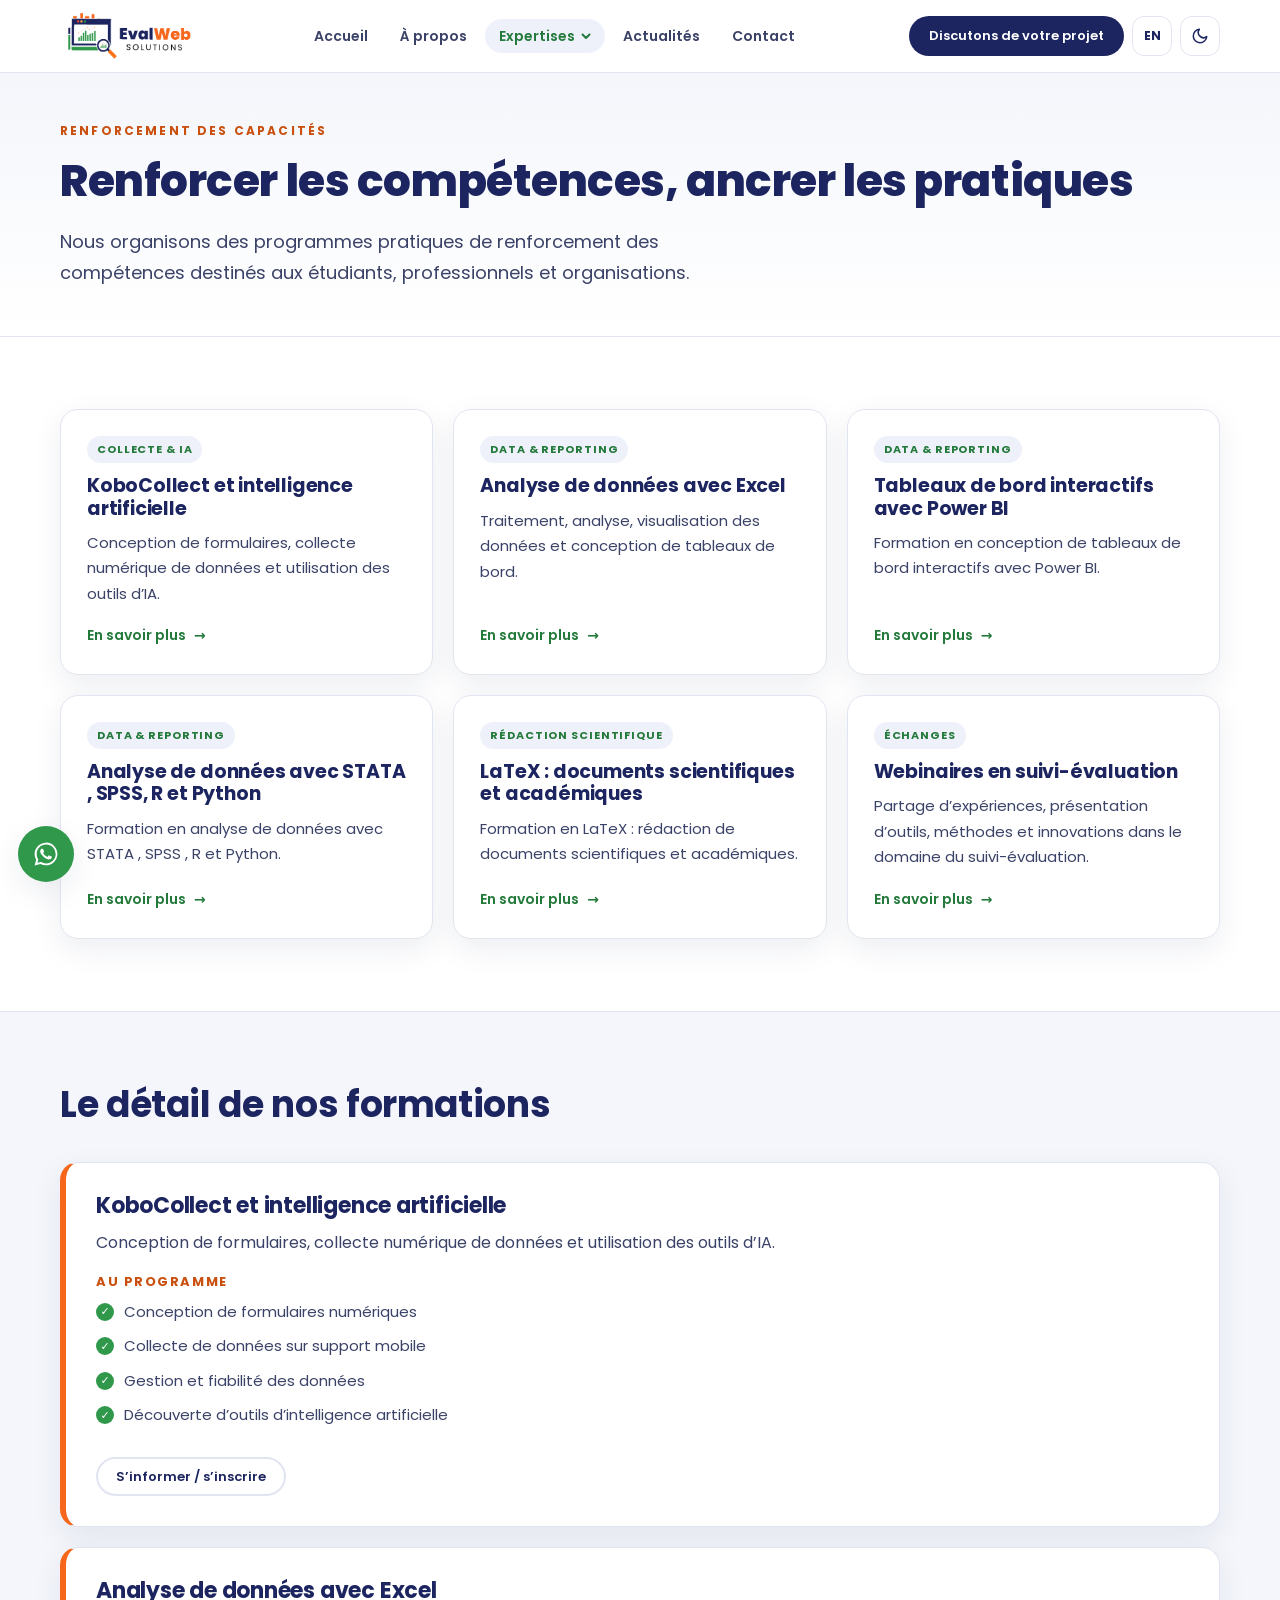
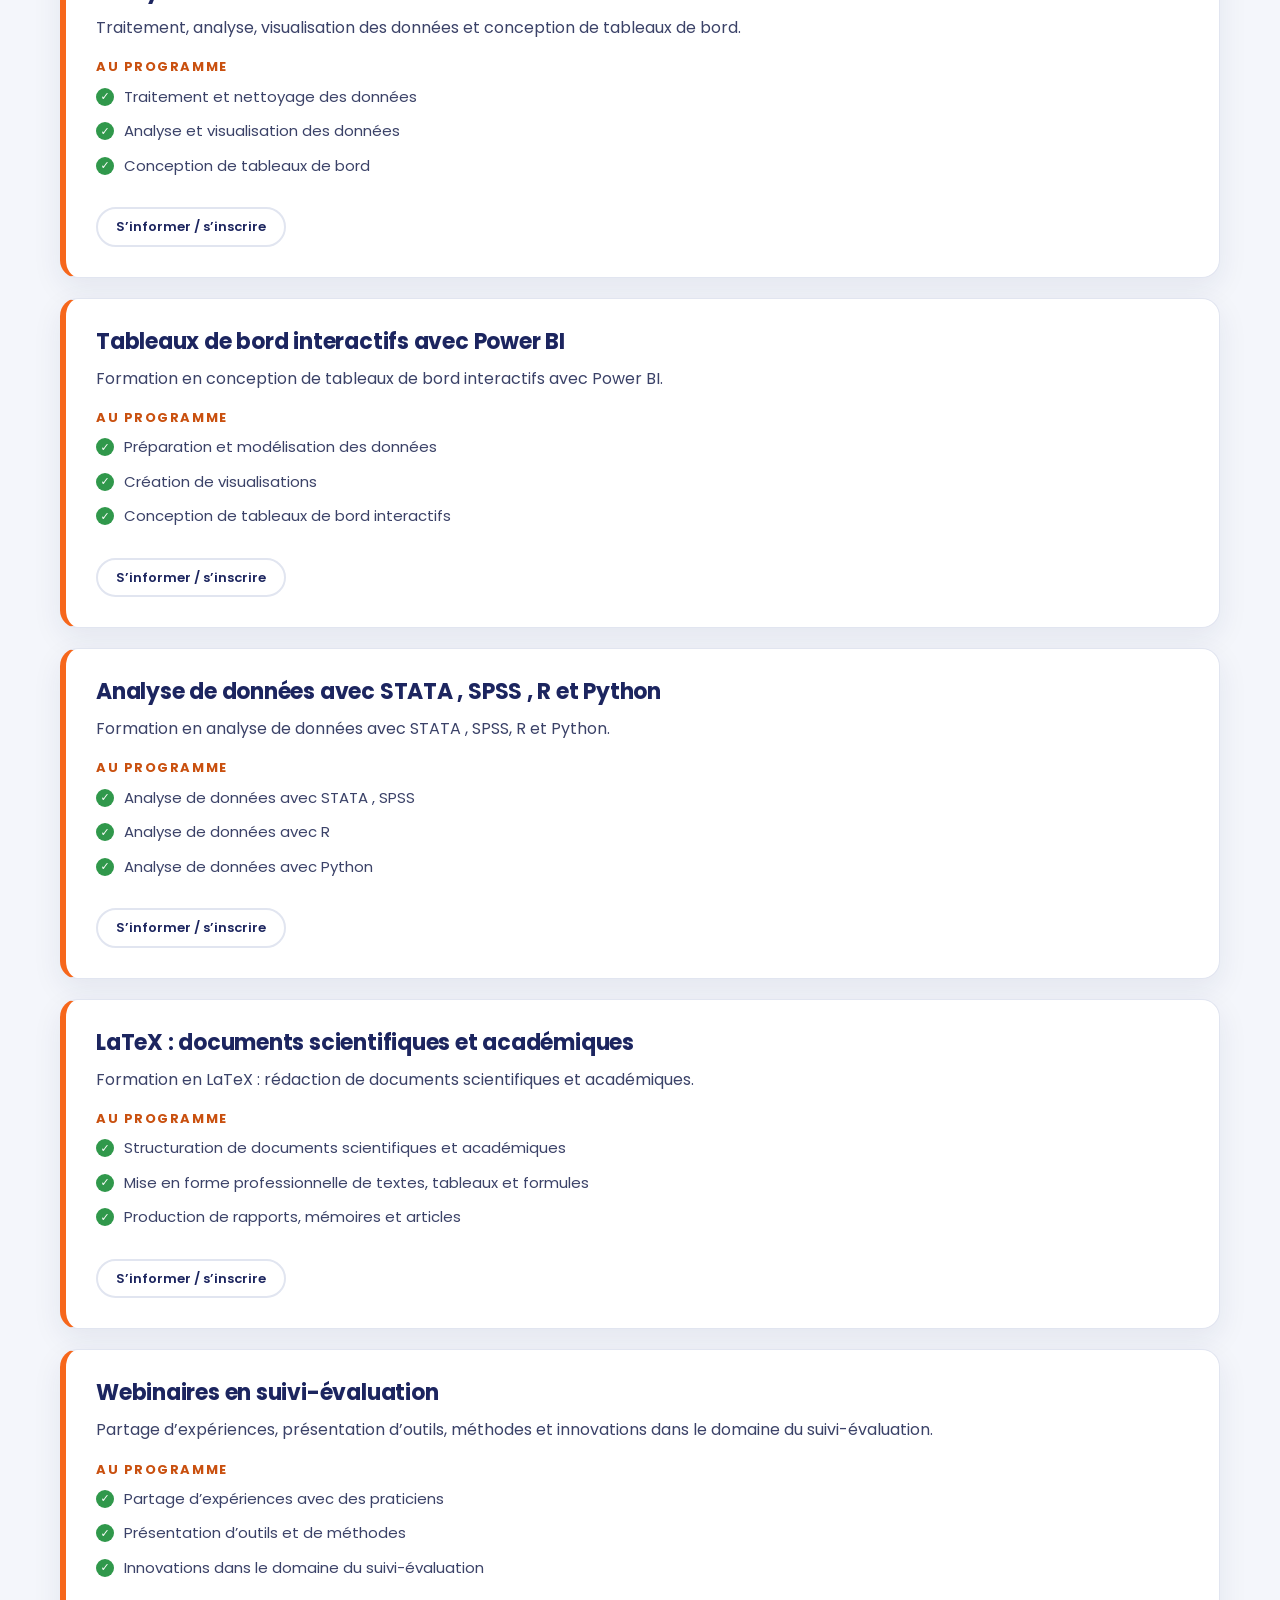
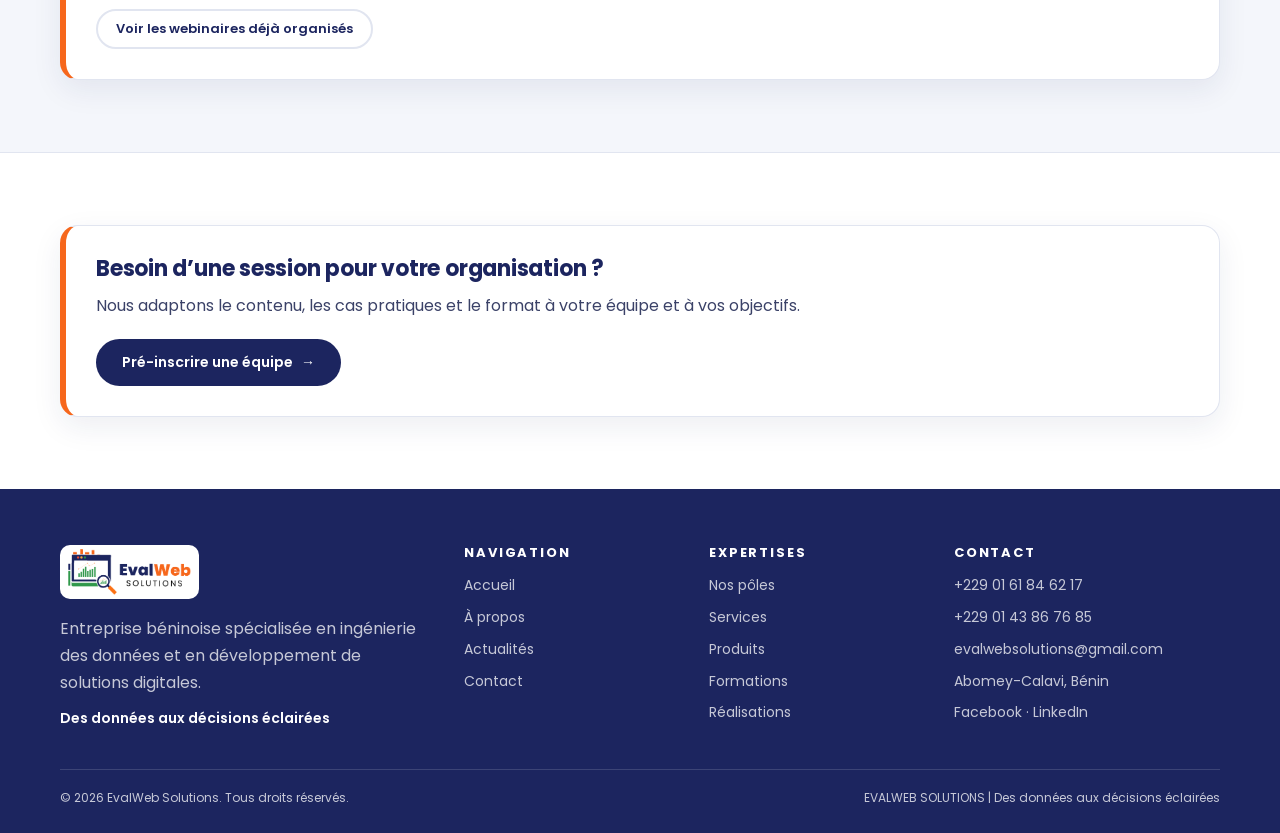
<file: formations.html>
<!doctype html>
<html lang="fr" data-theme="light"><head><meta charset="utf-8"><meta name="viewport" content="width=device-width,initial-scale=1">
<title data-i18n="k172">Formations — EvalWeb Solutions</title>
<meta name="description" content="KoboCollect et IA, Excel, Power BI, Excel/R/Python, LaTeX et webinaires en suivi-évaluation."><meta name="theme-color" content="#1c255f">
<link rel="icon" href="assets/favicon.png" type="image/png">
<link rel="preconnect" href="https://fonts.googleapis.com"><link rel="preconnect" href="https://fonts.gstatic.com" crossorigin>
<link href="https://fonts.googleapis.com/css2?family=Poppins:wght@400;500;600;700;800&display=swap" rel="stylesheet">
<script>(function(){try{var d=document.documentElement,t=localStorage.getItem('ew-theme');if(!t)t=matchMedia('(prefers-color-scheme: dark)').matches?'dark':'light';d.setAttribute('data-theme',t);d.lang=localStorage.getItem('ew-lang')==='en'?'en':'fr'}catch(e){}})()</script>
<link rel="stylesheet" href="style.css"></head>
<body data-page="formations">
<a class="skip" href="#main"><span data-i18n="k36">Aller au contenu</span></a>
<header class="site-header"><div class="container header-inner">
<a class="logo" href="index.html" aria-label="EvalWeb Solutions"><img src="assets/evalweb-logo.png" alt="EvalWeb Solutions" width="123" height="46"></a>
<nav class="nav-desktop" aria-label="Navigation principale"><a class="nav-link" data-nav="home" href="index.html"><span data-i18n="k37">Accueil</span></a><a class="nav-link" data-nav="about" href="a-propos.html"><span data-i18n="k38">À propos</span></a><div class="nav-drop"><button type="button" aria-expanded="false" aria-haspopup="true"><span data-i18n="k39">Expertises</span><svg class="caret" viewBox="0 0 10 10" fill="none" stroke="currentColor" stroke-width="2" stroke-linecap="round" stroke-linejoin="round"><path d="M1.5 3.5 5 7l3.5-3.5"/></svg></button><div class="drop-menu"><a data-nav="poles" href="poles.html"><span data-i18n="k40">Nos pôles</span></a><a data-nav="services" href="services.html"><span data-i18n="k8">Services</span></a><a data-nav="produits" href="produits.html"><span data-i18n="k11">Produits</span></a><a data-nav="formations" href="formations.html"><span data-i18n="k13">Formations</span></a><a data-nav="realisations" href="realisations.html"><span data-i18n="k15">Réalisations</span></a></div></div><a class="nav-link" data-nav="actualites" href="actualites.html"><span data-i18n="k41">Actualités</span></a><a class="nav-link" data-nav="contact" href="contact.html"><span data-i18n="k42">Contact</span></a></nav>
<div class="header-tools">
<a class="btn btn-primary btn-sm cta-header" href="contact.html"><span data-i18n="k23">Discutons de votre projet</span></a>
<button type="button" class="lang-btn" aria-label="Passer le site en anglais">EN</button>
<button type="button" class="icon-btn theme-btn" aria-label="Basculer entre mode clair et sombre" aria-pressed="false"><svg class="sun" viewBox="0 0 24 24" fill="none" stroke="currentColor" stroke-width="2" stroke-linecap="round"><circle cx="12" cy="12" r="4"/><path d="M12 2v2M12 20v2M4.9 4.9l1.4 1.4M17.7 17.7l1.4 1.4M2 12h2M20 12h2M4.9 19.1l1.4-1.4M17.7 6.3l1.4-1.4"/></svg><svg class="moon" viewBox="0 0 24 24" fill="none" stroke="currentColor" stroke-width="2" stroke-linecap="round" stroke-linejoin="round"><path d="M21 12.8A9 9 0 1 1 11.2 3a7 7 0 0 0 9.8 9.8z"/></svg></button>
<button type="button" class="icon-btn burger" aria-label="Ouvrir le menu" aria-expanded="false" aria-controls="mobilePanel"><svg viewBox="0 0 24 24" fill="none" stroke="currentColor" stroke-width="2.2" stroke-linecap="round"><path d="M4 7h16M4 12h16M4 17h16"/></svg></button>
</div>
<div id="mobilePanel" class="mobile-panel" aria-label="Menu"><nav><a data-nav="home" href="index.html"><span data-i18n="k37">Accueil</span></a><a data-nav="about" href="a-propos.html"><span data-i18n="k38">À propos</span></a><div class="m-drop"><button type="button" aria-expanded="false"><span data-i18n="k39">Expertises</span><svg class="caret" viewBox="0 0 10 10" fill="none" stroke="currentColor" stroke-width="2" stroke-linecap="round" stroke-linejoin="round"><path d="M1.5 3.5 5 7l3.5-3.5"/></svg></button><div class="m-sub"><a data-nav="poles" href="poles.html"><span data-i18n="k40">Nos pôles</span></a><a data-nav="services" href="services.html"><span data-i18n="k8">Services</span></a><a data-nav="produits" href="produits.html"><span data-i18n="k11">Produits</span></a><a data-nav="formations" href="formations.html"><span data-i18n="k13">Formations</span></a><a data-nav="realisations" href="realisations.html"><span data-i18n="k15">Réalisations</span></a></div></div><a data-nav="actualites" href="actualites.html"><span data-i18n="k41">Actualités</span></a><a data-nav="contact" href="contact.html"><span data-i18n="k42">Contact</span></a></nav><a class="btn btn-primary" href="contact.html"><span data-i18n="k23">Discutons de votre projet</span></a></div>
</div></header>
<main id="main"><section class="hero page-hero"><div class="container"><div class="reveal"><p class="eyebrow" data-i18n="k72" >Renforcement des capacités</p><h1 data-i18n="k166" >Renforcer les compétences, ancrer les pratiques</h1><p class="lead" data-i18n="k167" >Nous organisons des programmes pratiques de renforcement des compétences destinés aux étudiants, professionnels et organisations.</p></div></div></section><section class="section"><div class="container"><div class="grid g3"><article class="card reveal"><span class="tag"><span data-i18n="k132">Collecte & IA</span></span><h3 data-i18n="k133" >KoboCollect et intelligence artificielle</h3><p class="d" data-i18n="k134" >Conception de formulaires, collecte numérique de données et utilisation des outils d’IA.</p><a class="more" href="#kobo"><span data-i18n="k3">En savoir plus</span></a></article><article class="card reveal"><span class="tag"><span data-i18n="k135">Data & reporting</span></span><h3 data-i18n="k136" >Analyse de données avec Excel</h3><p class="d" data-i18n="k137" >Traitement, analyse, visualisation des données et conception de tableaux de bord.</p><a class="more" href="#excel"><span data-i18n="k3">En savoir plus</span></a></article><article class="card reveal"><span class="tag"><span data-i18n="k135">Data & reporting</span></span><h3 data-i18n="k138" >Tableaux de bord interactifs avec Power BI</h3><p class="d" data-i18n="k139" >Formation en conception de tableaux de bord interactifs avec Power BI.</p><a class="more" href="#powerbi"><span data-i18n="k3">En savoir plus</span></a></article><article class="card reveal"><span class="tag"><span data-i18n="k135">Data & reporting</span></span><h3 data-i18n="k140" >Analyse de données avec STATA , SPSS, R et Python</h3><p class="d" data-i18n="k141" >Formation en analyse de données avec STATA , SPSS , R et Python.</p><a class="more" href="#excel-r-python"><span data-i18n="k3">En savoir plus</span></a></article><article class="card reveal"><span class="tag"><span data-i18n="k142">Rédaction scientifique</span></span><h3 data-i18n="k143" >LaTeX : documents scientifiques et académiques</h3><p class="d" data-i18n="k144" >Formation en LaTeX : rédaction de documents scientifiques et académiques.</p><a class="more" href="#latex"><span data-i18n="k3">En savoir plus</span></a></article><article class="card reveal"><span class="tag"><span data-i18n="k145">Échanges</span></span><h3 data-i18n="k146" >Webinaires en suivi-évaluation</h3><p class="d" data-i18n="k147" >Partage d’expériences, présentation d’outils, méthodes et innovations dans le domaine du suivi-évaluation.</p><a class="more" href="#webinaires"><span data-i18n="k3">En savoir plus</span></a></article></div></div></section>
<section class="section alt"><div class="container"><div class="section-head reveal"><h2 data-i18n="k168" >Le détail de nos formations</h2></div><article class="detail reveal" id="kobo"><h3 data-i18n="k133" >KoboCollect et intelligence artificielle</h3><p class="intro" data-i18n="k134" >Conception de formulaires, collecte numérique de données et utilisation des outils d’IA.</p><h4 data-i18n="k149" >Au programme</h4><ul class="checks"><li><span data-i18n="k101">Conception de formulaires numériques</span></li><li><span data-i18n="k102">Collecte de données sur support mobile</span></li><li><span data-i18n="k103">Gestion et fiabilité des données</span></li><li><span data-i18n="k150">Découverte d’outils d’intelligence artificielle</span></li></ul><a class="btn btn-outline btn-sm" href="contact.html?sujet=formation"><span data-i18n="k148">S’informer / s’inscrire</span></a></article><article class="detail reveal" id="excel"><h3 data-i18n="k136" >Analyse de données avec Excel</h3><p class="intro" data-i18n="k137" >Traitement, analyse, visualisation des données et conception de tableaux de bord.</p><h4 data-i18n="k149" >Au programme</h4><ul class="checks"><li><span data-i18n="k151">Traitement et nettoyage des données</span></li><li><span data-i18n="k152">Analyse et visualisation des données</span></li><li><span data-i18n="k153">Conception de tableaux de bord</span></li></ul><a class="btn btn-outline btn-sm" href="contact.html?sujet=formation"><span data-i18n="k148">S’informer / s’inscrire</span></a></article><article class="detail reveal" id="powerbi"><h3 data-i18n="k138" >Tableaux de bord interactifs avec Power BI</h3><p class="intro" data-i18n="k139" >Formation en conception de tableaux de bord interactifs avec Power BI.</p><h4 data-i18n="k149" >Au programme</h4><ul class="checks"><li><span data-i18n="k154">Préparation et modélisation des données</span></li><li><span data-i18n="k155">Création de visualisations</span></li><li><span data-i18n="k156">Conception de tableaux de bord interactifs</span></li></ul><a class="btn btn-outline btn-sm" href="contact.html?sujet=formation"><span data-i18n="k148">S’informer / s’inscrire</span></a></article><article class="detail reveal" id="excel-r-python"><h3 data-i18n="k140" >Analyse de données avec STATA , SPSS , R et Python</h3><p class="intro" data-i18n="k141" >Formation en analyse de données avec STATA , SPSS, R et Python.</p><h4 data-i18n="k149" >Au programme</h4><ul class="checks"><li><span data-i18n="k136">Analyse de données avec STATA , SPSS</span></li><li><span data-i18n="k157">Analyse de données avec R</span></li><li><span data-i18n="k158">Analyse de données avec Python</span></li></ul><a class="btn btn-outline btn-sm" href="contact.html?sujet=formation"><span data-i18n="k148">S’informer / s’inscrire</span></a></article><article class="detail reveal" id="latex"><h3 data-i18n="k143" >LaTeX : documents scientifiques et académiques</h3><p class="intro" data-i18n="k144" >Formation en LaTeX : rédaction de documents scientifiques et académiques.</p><h4 data-i18n="k149" >Au programme</h4><ul class="checks"><li><span data-i18n="k159">Structuration de documents scientifiques et académiques</span></li><li><span data-i18n="k160">Mise en forme professionnelle de textes, tableaux et formules</span></li><li><span data-i18n="k161">Production de rapports, mémoires et articles</span></li></ul><a class="btn btn-outline btn-sm" href="contact.html?sujet=formation"><span data-i18n="k148">S’informer / s’inscrire</span></a></article><article class="detail reveal" id="webinaires"><h3 data-i18n="k146" >Webinaires en suivi-évaluation</h3><p class="intro" data-i18n="k147" >Partage d’expériences, présentation d’outils, méthodes et innovations dans le domaine du suivi-évaluation.</p><h4 data-i18n="k149" >Au programme</h4><ul class="checks"><li><span data-i18n="k163">Partage d’expériences avec des praticiens</span></li><li><span data-i18n="k164">Présentation d’outils et de méthodes</span></li><li><span data-i18n="k165">Innovations dans le domaine du suivi-évaluation</span></li></ul><a class="btn btn-outline btn-sm" href="realisations.html#webinaires"><span data-i18n="k162">Voir les webinaires déjà organisés</span></a></article></div></section>
<section class="section"><div class="container"><article class="detail reveal" id="intra"><h3 data-i18n="k169" >Besoin d’une session pour votre organisation ?</h3><p class="intro" data-i18n="k170" >Nous adaptons le contenu, les cas pratiques et le format à votre équipe et à vos objectifs.</p><a class="btn btn-primary" href="contact.html?sujet=formation"><span data-i18n="k171">Pré-inscrire une équipe</span> →</a></article></div></section></main>
<footer class="site-footer"><div class="container"><div class="footer-grid">
<div><a class="logo" href="index.html" aria-label="EvalWeb Solutions"><img src="assets/evalweb-logo.png" alt="EvalWeb Solutions" width="123" height="46"></a>
<p data-i18n="k43" >Entreprise béninoise spécialisée en ingénierie des données et en développement de solutions digitales.</p>
<p class="sig" data-i18n="k21" >Des données aux décisions éclairées</p></div>
<div><h4><span data-i18n="k44">Navigation</span></h4><ul><li><a href="index.html"><span data-i18n="k37">Accueil</span></a></li><li><a href="a-propos.html"><span data-i18n="k38">À propos</span></a></li><li><a href="actualites.html"><span data-i18n="k41">Actualités</span></a></li><li><a href="contact.html"><span data-i18n="k42">Contact</span></a></li></ul></div>
<div><h4><span data-i18n="k39">Expertises</span></h4><ul><li><a href="poles.html"><span data-i18n="k40">Nos pôles</span></a></li><li><a href="services.html"><span data-i18n="k8">Services</span></a></li><li><a href="produits.html"><span data-i18n="k11">Produits</span></a></li><li><a href="formations.html"><span data-i18n="k13">Formations</span></a></li><li><a href="realisations.html"><span data-i18n="k15">Réalisations</span></a></li></ul></div>
<div><h4><span data-i18n="k42">Contact</span></h4><ul><li><a href="tel:+2290161846217">+229 01 61 84 62 17</a></li><li><a href="tel:+2290143867685">+229 01 43 86 76 85</a></li><li><a href="mailto:evalwebsolutions@gmail.com">evalwebsolutions@gmail.com</a></li><li><span data-i18n="k45">Abomey-Calavi, Bénin</span></li><li><a data-social="facebook" href="#">Facebook</a> · <a data-social="linkedin" href="#">LinkedIn</a></li></ul></div>
</div><div class="copy"><span>© 2026 EvalWeb Solutions. <span data-i18n="k46">Tous droits réservés.</span></span><span>EVALWEB SOLUTIONS | <span data-i18n="k21">Des données aux décisions éclairées</span></span></div></div></footer>
<a class="wa-float" href="https://wa.me/2290161846217" target="_blank" rel="noopener" aria-label="WhatsApp"><svg viewBox="0 0 32 32" width="28" height="28" fill="currentColor" aria-hidden="true" focusable="false"><path d="M16.04 3C8.84 3 3 8.83 3 16.02c0 2.3.6 4.54 1.74 6.52L3 29l6.62-1.7a13.03 13.03 0 0 0 6.42 1.64h.01C23.24 28.94 29 23.1 29 15.92 29 12.46 27.65 9.2 25.2 6.76A12.9 12.9 0 0 0 16.04 3Zm0 23.74h-.01a10.8 10.8 0 0 1-5.5-1.5l-.4-.23-3.93 1.01 1.05-3.83-.26-.4a10.77 10.77 0 0 1-1.65-5.77c0-5.96 4.87-10.8 10.86-10.8 2.9 0 5.62 1.12 7.67 3.17a10.7 10.7 0 0 1 3.17 7.64c0 5.96-4.88 10.71-10.9 10.71Zm5.96-8.09c-.33-.16-1.93-.95-2.23-1.06-.3-.11-.52-.16-.74.17-.22.32-.85 1.06-1.04 1.28-.19.22-.38.24-.7.08-.33-.16-1.38-.51-2.63-1.62-.97-.87-1.62-1.93-1.81-2.26-.19-.33-.02-.5.14-.66.15-.15.33-.38.49-.57.16-.19.22-.33.33-.55.11-.22.05-.41-.03-.57-.08-.16-.74-1.78-1.01-2.44-.27-.64-.54-.55-.74-.56h-.63c-.22 0-.57.08-.87.41-.3.33-1.14 1.11-1.14 2.72 0 1.6 1.17 3.15 1.33 3.37.16.22 2.3 3.51 5.57 4.92.78.34 1.38.54 1.86.69.78.25 1.49.21 2.05.13.63-.09 1.93-.79 2.2-1.55.27-.76.27-1.41.19-1.55-.08-.14-.3-.22-.63-.38Z"/></svg></a>
<button type="button" id="toTop" class="to-top" aria-label="Retour en haut" data-i18n-attr="aria-label:k47">↑</button>
<script src="config.js"></script><script src="i18n.js"></script><script src="app.js"></script></body></html>
</file>
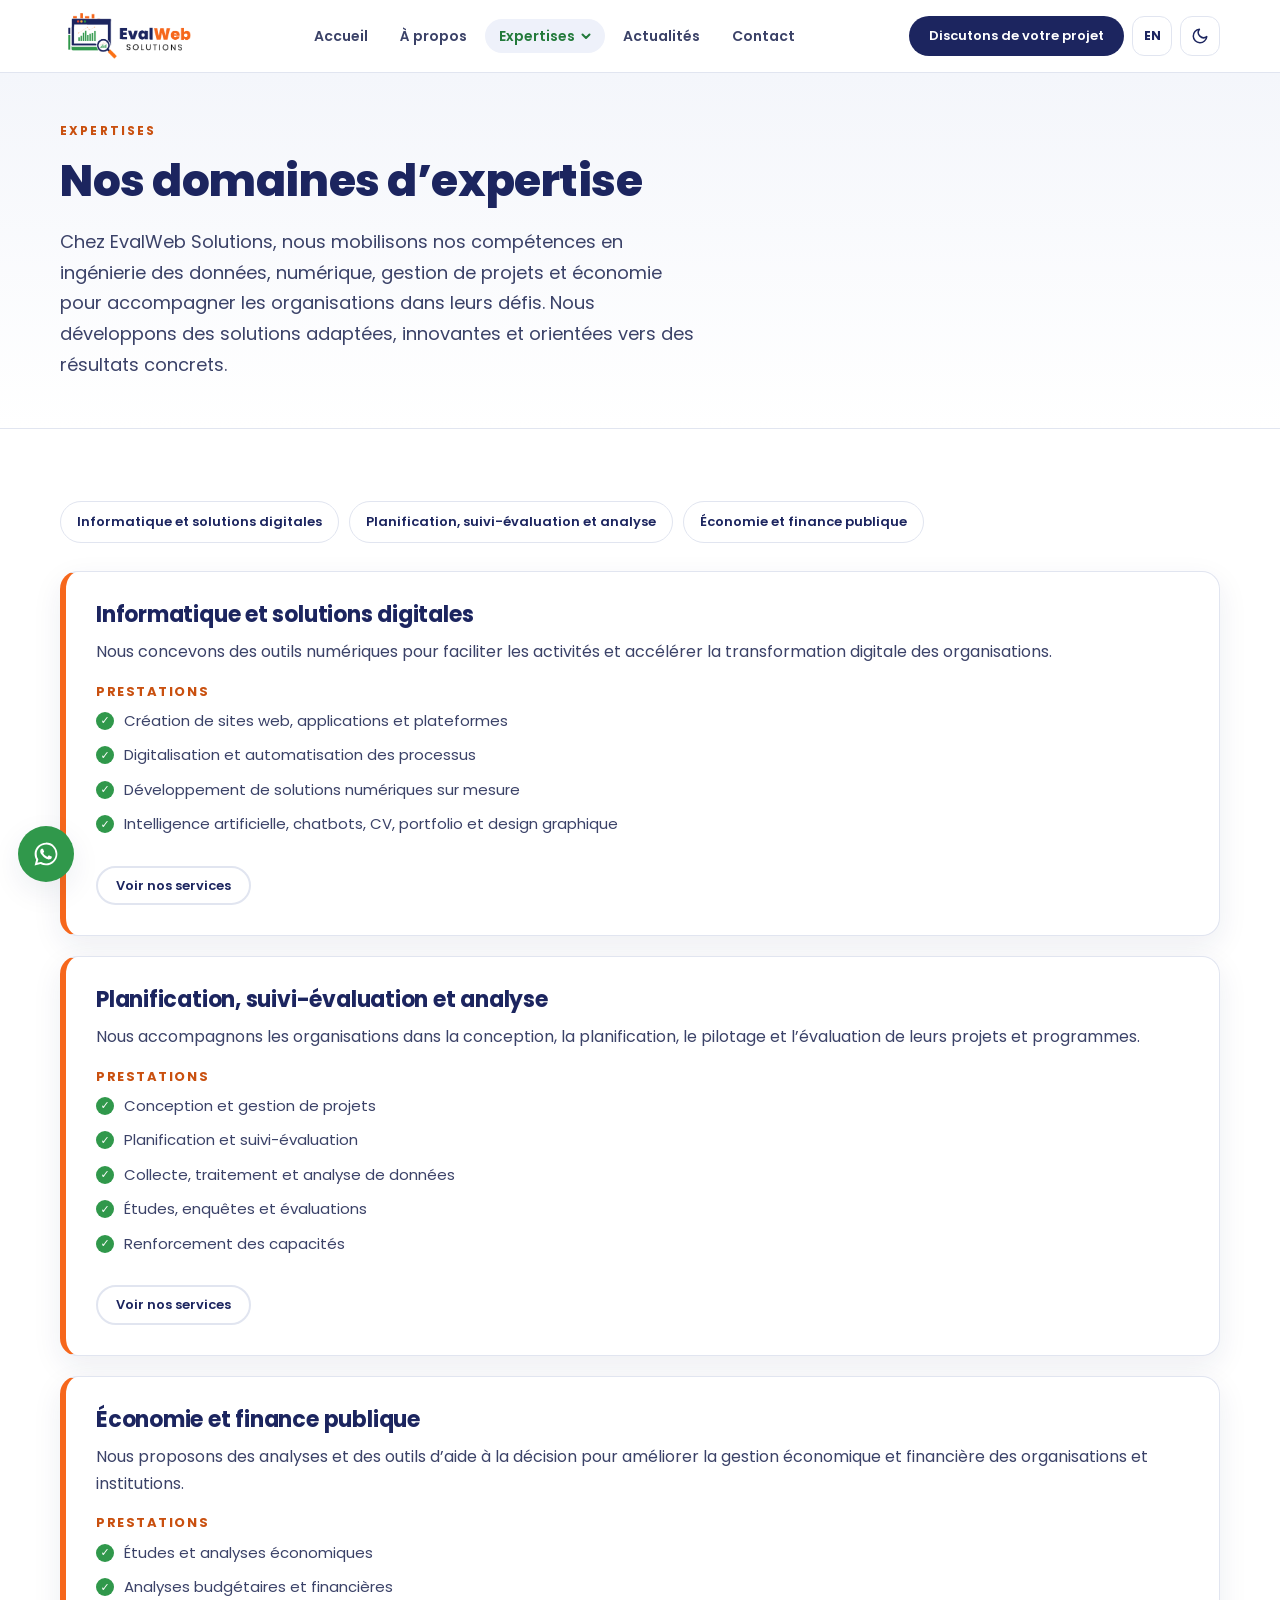
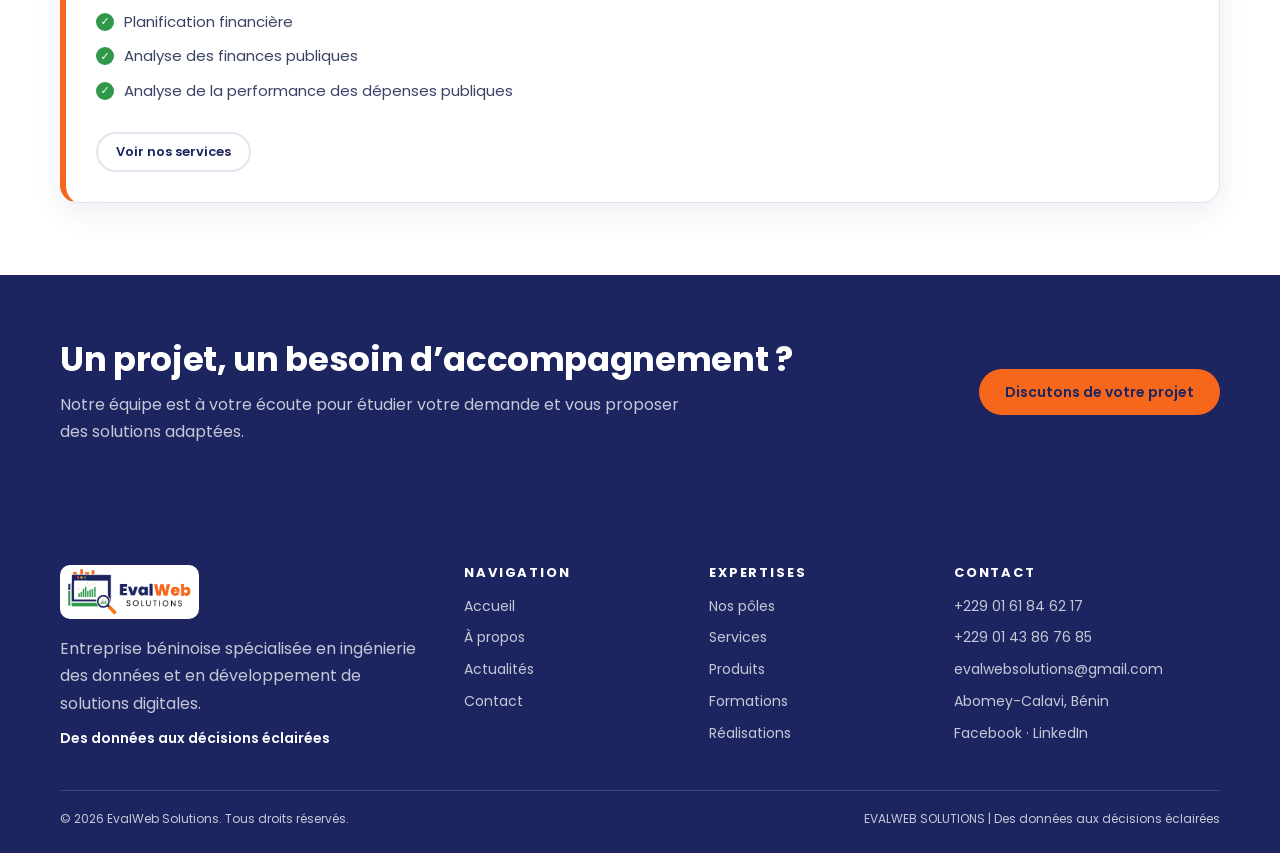
<file: poles.html>
<!doctype html>
<html lang="fr" data-theme="light"><head><meta charset="utf-8"><meta name="viewport" content="width=device-width,initial-scale=1">
<title data-i18n="k79">Nos pôles d’expertise — EvalWeb Solutions</title>
<meta name="description" content="Informatique et solutions digitales ; planification, suivi-évaluation et analyse ; économie et finance publique."><meta name="theme-color" content="#1c255f">
<link rel="icon" href="assets/favicon.png" type="image/png">
<link rel="preconnect" href="https://fonts.googleapis.com"><link rel="preconnect" href="https://fonts.gstatic.com" crossorigin>
<link href="https://fonts.googleapis.com/css2?family=Poppins:wght@400;500;600;700;800&display=swap" rel="stylesheet">
<script>(function(){try{var d=document.documentElement,t=localStorage.getItem('ew-theme');if(!t)t=matchMedia('(prefers-color-scheme: dark)').matches?'dark':'light';d.setAttribute('data-theme',t);d.lang=localStorage.getItem('ew-lang')==='en'?'en':'fr'}catch(e){}})()</script>
<link rel="stylesheet" href="style.css"></head>
<body data-page="poles">
<a class="skip" href="#main"><span data-i18n="k36">Aller au contenu</span></a>
<header class="site-header"><div class="container header-inner">
<a class="logo" href="index.html" aria-label="EvalWeb Solutions"><img src="assets/evalweb-logo.png" alt="EvalWeb Solutions" width="123" height="46"></a>
<nav class="nav-desktop" aria-label="Navigation principale"><a class="nav-link" data-nav="home" href="index.html"><span data-i18n="k37">Accueil</span></a><a class="nav-link" data-nav="about" href="a-propos.html"><span data-i18n="k38">À propos</span></a><div class="nav-drop"><button type="button" aria-expanded="false" aria-haspopup="true"><span data-i18n="k39">Expertises</span><svg class="caret" viewBox="0 0 10 10" fill="none" stroke="currentColor" stroke-width="2" stroke-linecap="round" stroke-linejoin="round"><path d="M1.5 3.5 5 7l3.5-3.5"/></svg></button><div class="drop-menu"><a data-nav="poles" href="poles.html"><span data-i18n="k40">Nos pôles</span></a><a data-nav="services" href="services.html"><span data-i18n="k8">Services</span></a><a data-nav="produits" href="produits.html"><span data-i18n="k11">Produits</span></a><a data-nav="formations" href="formations.html"><span data-i18n="k13">Formations</span></a><a data-nav="realisations" href="realisations.html"><span data-i18n="k15">Réalisations</span></a></div></div><a class="nav-link" data-nav="actualites" href="actualites.html"><span data-i18n="k41">Actualités</span></a><a class="nav-link" data-nav="contact" href="contact.html"><span data-i18n="k42">Contact</span></a></nav>
<div class="header-tools">
<a class="btn btn-primary btn-sm cta-header" href="contact.html"><span data-i18n="k23">Discutons de votre projet</span></a>
<button type="button" class="lang-btn" aria-label="Passer le site en anglais">EN</button>
<button type="button" class="icon-btn theme-btn" aria-label="Basculer entre mode clair et sombre" aria-pressed="false"><svg class="sun" viewBox="0 0 24 24" fill="none" stroke="currentColor" stroke-width="2" stroke-linecap="round"><circle cx="12" cy="12" r="4"/><path d="M12 2v2M12 20v2M4.9 4.9l1.4 1.4M17.7 17.7l1.4 1.4M2 12h2M20 12h2M4.9 19.1l1.4-1.4M17.7 6.3l1.4-1.4"/></svg><svg class="moon" viewBox="0 0 24 24" fill="none" stroke="currentColor" stroke-width="2" stroke-linecap="round" stroke-linejoin="round"><path d="M21 12.8A9 9 0 1 1 11.2 3a7 7 0 0 0 9.8 9.8z"/></svg></button>
<button type="button" class="icon-btn burger" aria-label="Ouvrir le menu" aria-expanded="false" aria-controls="mobilePanel"><svg viewBox="0 0 24 24" fill="none" stroke="currentColor" stroke-width="2.2" stroke-linecap="round"><path d="M4 7h16M4 12h16M4 17h16"/></svg></button>
</div>
<div id="mobilePanel" class="mobile-panel" aria-label="Menu"><nav><a data-nav="home" href="index.html"><span data-i18n="k37">Accueil</span></a><a data-nav="about" href="a-propos.html"><span data-i18n="k38">À propos</span></a><div class="m-drop"><button type="button" aria-expanded="false"><span data-i18n="k39">Expertises</span><svg class="caret" viewBox="0 0 10 10" fill="none" stroke="currentColor" stroke-width="2" stroke-linecap="round" stroke-linejoin="round"><path d="M1.5 3.5 5 7l3.5-3.5"/></svg></button><div class="m-sub"><a data-nav="poles" href="poles.html"><span data-i18n="k40">Nos pôles</span></a><a data-nav="services" href="services.html"><span data-i18n="k8">Services</span></a><a data-nav="produits" href="produits.html"><span data-i18n="k11">Produits</span></a><a data-nav="formations" href="formations.html"><span data-i18n="k13">Formations</span></a><a data-nav="realisations" href="realisations.html"><span data-i18n="k15">Réalisations</span></a></div></div><a data-nav="actualites" href="actualites.html"><span data-i18n="k41">Actualités</span></a><a data-nav="contact" href="contact.html"><span data-i18n="k42">Contact</span></a></nav><a class="btn btn-primary" href="contact.html"><span data-i18n="k23">Discutons de votre projet</span></a></div>
</div></header>
<main id="main"><section class="hero page-hero"><div class="container"><div class="reveal"><p class="eyebrow" data-i18n="k39" >Expertises</p><h1 data-i18n="k25" >Nos domaines d’expertise</h1><p class="lead" data-i18n="k78" >Chez EvalWeb Solutions, nous mobilisons nos compétences en ingénierie des données, numérique, gestion de projets et économie pour accompagner les organisations dans leurs défis. Nous développons des solutions adaptées, innovantes et orientées vers des résultats concrets.</p></div></div></section><section class="section"><div class="container"><div class="stack-nav"><a class="chip" href="#informatique"><span data-i18n="k1">Informatique et solutions digitales</span></a><a class="chip" href="#planification"><span data-i18n="k4">Planification, suivi-évaluation et analyse</span></a><a class="chip" href="#economie"><span data-i18n="k6">Économie et finance publique</span></a></div><article class="detail reveal" id="informatique"><h3 data-i18n="k1" >Informatique et solutions digitales</h3><p class="intro" data-i18n="k2" >Nous concevons des outils numériques pour faciliter les activités et accélérer la transformation digitale des organisations.</p><h4 data-i18n="k62" >Prestations</h4><ul class="checks"><li><span data-i18n="k63">Création de sites web, applications et plateformes</span></li><li><span data-i18n="k64">Digitalisation et automatisation des processus</span></li><li><span data-i18n="k65">Développement de solutions numériques sur mesure</span></li><li><span data-i18n="k66">Intelligence artificielle, chatbots, CV, portfolio et design graphique</span></li></ul><a class="btn btn-outline btn-sm" href="services.html"><span data-i18n="k67">Voir nos services</span></a></article><article class="detail reveal" id="planification"><h3 data-i18n="k4" >Planification, suivi-évaluation et analyse</h3><p class="intro" data-i18n="k5" >Nous accompagnons les organisations dans la conception, la planification, le pilotage et l’évaluation de leurs projets et programmes.</p><h4 data-i18n="k62" >Prestations</h4><ul class="checks"><li><span data-i18n="k68">Conception et gestion de projets</span></li><li><span data-i18n="k69">Planification et suivi-évaluation</span></li><li><span data-i18n="k70">Collecte, traitement et analyse de données</span></li><li><span data-i18n="k71">Études, enquêtes et évaluations</span></li><li><span data-i18n="k72">Renforcement des capacités</span></li></ul><a class="btn btn-outline btn-sm" href="services.html"><span data-i18n="k67">Voir nos services</span></a></article><article class="detail reveal" id="economie"><h3 data-i18n="k6" >Économie et finance publique</h3><p class="intro" data-i18n="k7" >Nous proposons des analyses et des outils d’aide à la décision pour améliorer la gestion économique et financière des organisations et institutions.</p><h4 data-i18n="k62" >Prestations</h4><ul class="checks"><li><span data-i18n="k73">Études et analyses économiques</span></li><li><span data-i18n="k74">Analyses budgétaires et financières</span></li><li><span data-i18n="k75">Planification financière</span></li><li><span data-i18n="k76">Analyse des finances publiques</span></li><li><span data-i18n="k77">Analyse de la performance des dépenses publiques</span></li></ul><a class="btn btn-outline btn-sm" href="services.html"><span data-i18n="k67">Voir nos services</span></a></article></div></section><section class="band"><div class="container"><div><h2 data-i18n="k33" >Un projet, un besoin d’accompagnement ?</h2><p data-i18n="k34" >Notre équipe est à votre écoute pour étudier votre demande et vous proposer des solutions adaptées.</p></div><a class="btn btn-primary" href="contact.html"><span data-i18n="k23">Discutons de votre projet</span></a></div></section></main>
<footer class="site-footer"><div class="container"><div class="footer-grid">
<div><a class="logo" href="index.html" aria-label="EvalWeb Solutions"><img src="assets/evalweb-logo.png" alt="EvalWeb Solutions" width="123" height="46"></a>
<p data-i18n="k43" >Entreprise béninoise spécialisée en ingénierie des données et en développement de solutions digitales.</p>
<p class="sig" data-i18n="k21" >Des données aux décisions éclairées</p></div>
<div><h4><span data-i18n="k44">Navigation</span></h4><ul><li><a href="index.html"><span data-i18n="k37">Accueil</span></a></li><li><a href="a-propos.html"><span data-i18n="k38">À propos</span></a></li><li><a href="actualites.html"><span data-i18n="k41">Actualités</span></a></li><li><a href="contact.html"><span data-i18n="k42">Contact</span></a></li></ul></div>
<div><h4><span data-i18n="k39">Expertises</span></h4><ul><li><a href="poles.html"><span data-i18n="k40">Nos pôles</span></a></li><li><a href="services.html"><span data-i18n="k8">Services</span></a></li><li><a href="produits.html"><span data-i18n="k11">Produits</span></a></li><li><a href="formations.html"><span data-i18n="k13">Formations</span></a></li><li><a href="realisations.html"><span data-i18n="k15">Réalisations</span></a></li></ul></div>
<div><h4><span data-i18n="k42">Contact</span></h4><ul><li><a href="tel:+2290161846217">+229 01 61 84 62 17</a></li><li><a href="tel:+2290143867685">+229 01 43 86 76 85</a></li><li><a href="mailto:evalwebsolutions@gmail.com">evalwebsolutions@gmail.com</a></li><li><span data-i18n="k45">Abomey-Calavi, Bénin</span></li><li><a data-social="facebook" href="#">Facebook</a> · <a data-social="linkedin" href="#">LinkedIn</a></li></ul></div>
</div><div class="copy"><span>© 2026 EvalWeb Solutions. <span data-i18n="k46">Tous droits réservés.</span></span><span>EVALWEB SOLUTIONS | <span data-i18n="k21">Des données aux décisions éclairées</span></span></div></div></footer>
<a class="wa-float" href="https://wa.me/2290161846217" target="_blank" rel="noopener" aria-label="WhatsApp"><svg viewBox="0 0 32 32" width="28" height="28" fill="currentColor" aria-hidden="true" focusable="false"><path d="M16.04 3C8.84 3 3 8.83 3 16.02c0 2.3.6 4.54 1.74 6.52L3 29l6.62-1.7a13.03 13.03 0 0 0 6.42 1.64h.01C23.24 28.94 29 23.1 29 15.92 29 12.46 27.65 9.2 25.2 6.76A12.9 12.9 0 0 0 16.04 3Zm0 23.74h-.01a10.8 10.8 0 0 1-5.5-1.5l-.4-.23-3.93 1.01 1.05-3.83-.26-.4a10.77 10.77 0 0 1-1.65-5.77c0-5.96 4.87-10.8 10.86-10.8 2.9 0 5.62 1.12 7.67 3.17a10.7 10.7 0 0 1 3.17 7.64c0 5.96-4.88 10.71-10.9 10.71Zm5.96-8.09c-.33-.16-1.93-.95-2.23-1.06-.3-.11-.52-.16-.74.17-.22.32-.85 1.06-1.04 1.28-.19.22-.38.24-.7.08-.33-.16-1.38-.51-2.63-1.62-.97-.87-1.62-1.93-1.81-2.26-.19-.33-.02-.5.14-.66.15-.15.33-.38.49-.57.16-.19.22-.33.33-.55.11-.22.05-.41-.03-.57-.08-.16-.74-1.78-1.01-2.44-.27-.64-.54-.55-.74-.56h-.63c-.22 0-.57.08-.87.41-.3.33-1.14 1.11-1.14 2.72 0 1.6 1.17 3.15 1.33 3.37.16.22 2.3 3.51 5.57 4.92.78.34 1.38.54 1.86.69.78.25 1.49.21 2.05.13.63-.09 1.93-.79 2.2-1.55.27-.76.27-1.41.19-1.55-.08-.14-.3-.22-.63-.38Z"/></svg></a>
<button type="button" id="toTop" class="to-top" aria-label="Retour en haut" data-i18n-attr="aria-label:k47">↑</button>
<script src="config.js"></script><script src="i18n.js"></script><script src="app.js"></script></body></html>
</file>
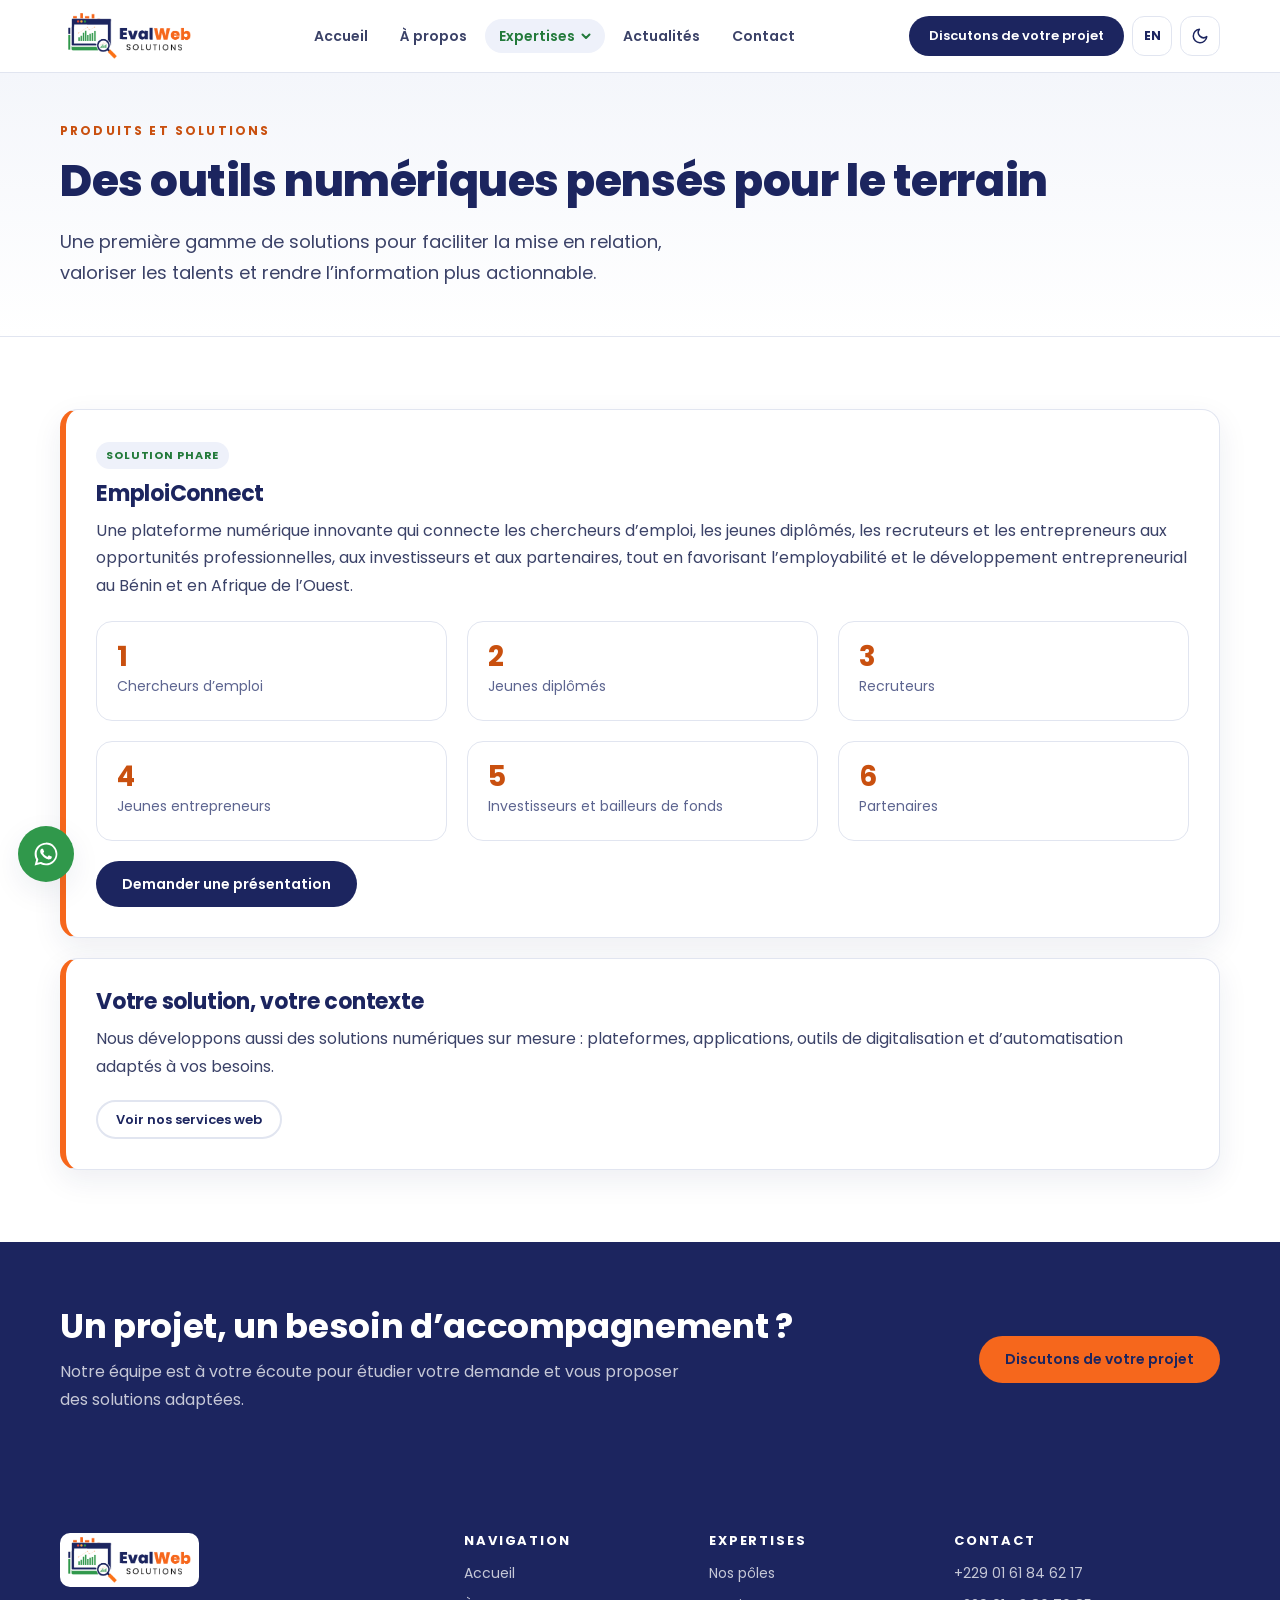
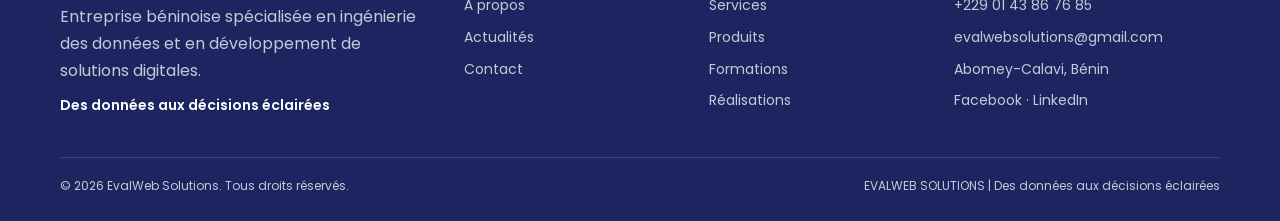
<file: produits.html>
<!doctype html>
<html lang="fr" data-theme="light"><head><meta charset="utf-8"><meta name="viewport" content="width=device-width,initial-scale=1">
<title data-i18n="k131">Produits — EvalWeb Solutions</title>
<meta name="description" content="EmploiConnect, la plateforme de mise en relation entre chercheurs d’emploi, jeunes diplômés et recruteurs."><meta name="theme-color" content="#1c255f">
<link rel="icon" href="assets/favicon.png" type="image/png">
<link rel="preconnect" href="https://fonts.googleapis.com"><link rel="preconnect" href="https://fonts.gstatic.com" crossorigin>
<link href="https://fonts.googleapis.com/css2?family=Poppins:wght@400;500;600;700;800&display=swap" rel="stylesheet">
<script>(function(){try{var d=document.documentElement,t=localStorage.getItem('ew-theme');if(!t)t=matchMedia('(prefers-color-scheme: dark)').matches?'dark':'light';d.setAttribute('data-theme',t);d.lang=localStorage.getItem('ew-lang')==='en'?'en':'fr'}catch(e){}})()</script>
<link rel="stylesheet" href="style.css"></head>
<body data-page="produits">
<a class="skip" href="#main"><span data-i18n="k36">Aller au contenu</span></a>
<header class="site-header"><div class="container header-inner">
<a class="logo" href="index.html" aria-label="EvalWeb Solutions"><img src="assets/evalweb-logo.png" alt="EvalWeb Solutions" width="123" height="46"></a>
<nav class="nav-desktop" aria-label="Navigation principale"><a class="nav-link" data-nav="home" href="index.html"><span data-i18n="k37">Accueil</span></a><a class="nav-link" data-nav="about" href="a-propos.html"><span data-i18n="k38">À propos</span></a><div class="nav-drop"><button type="button" aria-expanded="false" aria-haspopup="true"><span data-i18n="k39">Expertises</span><svg class="caret" viewBox="0 0 10 10" fill="none" stroke="currentColor" stroke-width="2" stroke-linecap="round" stroke-linejoin="round"><path d="M1.5 3.5 5 7l3.5-3.5"/></svg></button><div class="drop-menu"><a data-nav="poles" href="poles.html"><span data-i18n="k40">Nos pôles</span></a><a data-nav="services" href="services.html"><span data-i18n="k8">Services</span></a><a data-nav="produits" href="produits.html"><span data-i18n="k11">Produits</span></a><a data-nav="formations" href="formations.html"><span data-i18n="k13">Formations</span></a><a data-nav="realisations" href="realisations.html"><span data-i18n="k15">Réalisations</span></a></div></div><a class="nav-link" data-nav="actualites" href="actualites.html"><span data-i18n="k41">Actualités</span></a><a class="nav-link" data-nav="contact" href="contact.html"><span data-i18n="k42">Contact</span></a></nav>
<div class="header-tools">
<a class="btn btn-primary btn-sm cta-header" href="contact.html"><span data-i18n="k23">Discutons de votre projet</span></a>
<button type="button" class="lang-btn" aria-label="Passer le site en anglais">EN</button>
<button type="button" class="icon-btn theme-btn" aria-label="Basculer entre mode clair et sombre" aria-pressed="false"><svg class="sun" viewBox="0 0 24 24" fill="none" stroke="currentColor" stroke-width="2" stroke-linecap="round"><circle cx="12" cy="12" r="4"/><path d="M12 2v2M12 20v2M4.9 4.9l1.4 1.4M17.7 17.7l1.4 1.4M2 12h2M20 12h2M4.9 19.1l1.4-1.4M17.7 6.3l1.4-1.4"/></svg><svg class="moon" viewBox="0 0 24 24" fill="none" stroke="currentColor" stroke-width="2" stroke-linecap="round" stroke-linejoin="round"><path d="M21 12.8A9 9 0 1 1 11.2 3a7 7 0 0 0 9.8 9.8z"/></svg></button>
<button type="button" class="icon-btn burger" aria-label="Ouvrir le menu" aria-expanded="false" aria-controls="mobilePanel"><svg viewBox="0 0 24 24" fill="none" stroke="currentColor" stroke-width="2.2" stroke-linecap="round"><path d="M4 7h16M4 12h16M4 17h16"/></svg></button>
</div>
<div id="mobilePanel" class="mobile-panel" aria-label="Menu"><nav><a data-nav="home" href="index.html"><span data-i18n="k37">Accueil</span></a><a data-nav="about" href="a-propos.html"><span data-i18n="k38">À propos</span></a><div class="m-drop"><button type="button" aria-expanded="false"><span data-i18n="k39">Expertises</span><svg class="caret" viewBox="0 0 10 10" fill="none" stroke="currentColor" stroke-width="2" stroke-linecap="round" stroke-linejoin="round"><path d="M1.5 3.5 5 7l3.5-3.5"/></svg></button><div class="m-sub"><a data-nav="poles" href="poles.html"><span data-i18n="k40">Nos pôles</span></a><a data-nav="services" href="services.html"><span data-i18n="k8">Services</span></a><a data-nav="produits" href="produits.html"><span data-i18n="k11">Produits</span></a><a data-nav="formations" href="formations.html"><span data-i18n="k13">Formations</span></a><a data-nav="realisations" href="realisations.html"><span data-i18n="k15">Réalisations</span></a></div></div><a data-nav="actualites" href="actualites.html"><span data-i18n="k41">Actualités</span></a><a data-nav="contact" href="contact.html"><span data-i18n="k42">Contact</span></a></nav><a class="btn btn-primary" href="contact.html"><span data-i18n="k23">Discutons de votre projet</span></a></div>
</div></header>
<main id="main"><section class="hero page-hero"><div class="container"><div class="reveal"><p class="eyebrow" data-i18n="k118" >Produits et solutions</p><h1 data-i18n="k119" >Des outils numériques pensés pour le terrain</h1><p class="lead" data-i18n="k120" >Une première gamme de solutions pour faciliter la mise en relation, valoriser les talents et rendre l’information plus actionnable.</p></div></div></section><section class="section"><div class="container"><article class="detail reveal" id="emploiconnect"><span class="tag"><span data-i18n="k121">Solution phare</span></span><h3 data-i18n="k122" >EmploiConnect</h3><p class="intro" data-i18n="k123" >Une plateforme numérique innovante qui connecte les chercheurs d’emploi, les jeunes diplômés, les recruteurs et les entrepreneurs aux opportunités professionnelles, aux investisseurs et aux partenaires, tout en favorisant l’employabilité et le développement entrepreneurial au Bénin et en Afrique de l’Ouest. </p>
<div class="grid g3" style="margin-top:22px"><div class="kpi"><b>1</b><span><span data-i18n="k124">Chercheurs d’emploi</span></span></div><div class="kpi"><b>2</b><span><span data-i18n="k125">Jeunes diplômés</span></span></div><div class="kpi"><b>3</b><span><span data-i18n="k126">Recruteurs</span></span></div><div class="kpi"><b>4</b><span><span data-i18n="k124"> Jeunes entrepreneurs </span></span></div> <div class="kpi"><b>5</b><span><span data-i18n="k124"> Investisseurs et bailleurs de fonds </span></span></div> <div class="kpi"><b>6</b></b><span><span data-i18n="k124"> Partenaires</span></div></div>
<a class="btn btn-primary" href="contact.html?sujet=produit"><span data-i18n="k127">Demander une présentation</span></a></article>
<article class="detail reveal" id="sur-mesure" style="margin-top:20px"><h3 data-i18n="k128" >Votre solution, votre contexte</h3><p class="intro" data-i18n="k129" >Nous développons aussi des solutions numériques sur mesure : plateformes, applications, outils de digitalisation et d’automatisation adaptés à vos besoins.</p><a class="btn btn-outline btn-sm" href="services.html#web"><span data-i18n="k130">Voir nos services web</span></a></article></div></section><section class="band"><div class="container"><div><h2 data-i18n="k33" >Un projet, un besoin d’accompagnement ?</h2><p data-i18n="k34" >Notre équipe est à votre écoute pour étudier votre demande et vous proposer des solutions adaptées.</p></div><a class="btn btn-primary" href="contact.html"><span data-i18n="k23">Discutons de votre projet</span></a></div></section></main>
<footer class="site-footer"><div class="container"><div class="footer-grid">
<div><a class="logo" href="index.html" aria-label="EvalWeb Solutions"><img src="assets/evalweb-logo.png" alt="EvalWeb Solutions" width="123" height="46"></a>
<p data-i18n="k43" >Entreprise béninoise spécialisée en ingénierie des données et en développement de solutions digitales.</p>
<p class="sig" data-i18n="k21" >Des données aux décisions éclairées</p></div>
<div><h4><span data-i18n="k44">Navigation</span></h4><ul><li><a href="index.html"><span data-i18n="k37">Accueil</span></a></li><li><a href="a-propos.html"><span data-i18n="k38">À propos</span></a></li><li><a href="actualites.html"><span data-i18n="k41">Actualités</span></a></li><li><a href="contact.html"><span data-i18n="k42">Contact</span></a></li></ul></div>
<div><h4><span data-i18n="k39">Expertises</span></h4><ul><li><a href="poles.html"><span data-i18n="k40">Nos pôles</span></a></li><li><a href="services.html"><span data-i18n="k8">Services</span></a></li><li><a href="produits.html"><span data-i18n="k11">Produits</span></a></li><li><a href="formations.html"><span data-i18n="k13">Formations</span></a></li><li><a href="realisations.html"><span data-i18n="k15">Réalisations</span></a></li></ul></div>
<div><h4><span data-i18n="k42">Contact</span></h4><ul><li><a href="tel:+2290161846217">+229 01 61 84 62 17</a></li><li><a href="tel:+2290143867685">+229 01 43 86 76 85</a></li><li><a href="mailto:evalwebsolutions@gmail.com">evalwebsolutions@gmail.com</a></li><li><span data-i18n="k45">Abomey-Calavi, Bénin</span></li><li><a data-social="facebook" href="#">Facebook</a> · <a data-social="linkedin" href="#">LinkedIn</a></li></ul></div>
</div><div class="copy"><span>© 2026 EvalWeb Solutions. <span data-i18n="k46">Tous droits réservés.</span></span><span>EVALWEB SOLUTIONS | <span data-i18n="k21">Des données aux décisions éclairées</span></span></div></div></footer>
<a class="wa-float" href="https://wa.me/2290161846217" target="_blank" rel="noopener" aria-label="WhatsApp"><svg viewBox="0 0 32 32" width="28" height="28" fill="currentColor" aria-hidden="true" focusable="false"><path d="M16.04 3C8.84 3 3 8.83 3 16.02c0 2.3.6 4.54 1.74 6.52L3 29l6.62-1.7a13.03 13.03 0 0 0 6.42 1.64h.01C23.24 28.94 29 23.1 29 15.92 29 12.46 27.65 9.2 25.2 6.76A12.9 12.9 0 0 0 16.04 3Zm0 23.74h-.01a10.8 10.8 0 0 1-5.5-1.5l-.4-.23-3.93 1.01 1.05-3.83-.26-.4a10.77 10.77 0 0 1-1.65-5.77c0-5.96 4.87-10.8 10.86-10.8 2.9 0 5.62 1.12 7.67 3.17a10.7 10.7 0 0 1 3.17 7.64c0 5.96-4.88 10.71-10.9 10.71Zm5.96-8.09c-.33-.16-1.93-.95-2.23-1.06-.3-.11-.52-.16-.74.17-.22.32-.85 1.06-1.04 1.28-.19.22-.38.24-.7.08-.33-.16-1.38-.51-2.63-1.62-.97-.87-1.62-1.93-1.81-2.26-.19-.33-.02-.5.14-.66.15-.15.33-.38.49-.57.16-.19.22-.33.33-.55.11-.22.05-.41-.03-.57-.08-.16-.74-1.78-1.01-2.44-.27-.64-.54-.55-.74-.56h-.63c-.22 0-.57.08-.87.41-.3.33-1.14 1.11-1.14 2.72 0 1.6 1.17 3.15 1.33 3.37.16.22 2.3 3.51 5.57 4.92.78.34 1.38.54 1.86.69.78.25 1.49.21 2.05.13.63-.09 1.93-.79 2.2-1.55.27-.76.27-1.41.19-1.55-.08-.14-.3-.22-.63-.38Z"/></svg></a>
<button type="button" id="toTop" class="to-top" aria-label="Retour en haut" data-i18n-attr="aria-label:k47">↑</button>
<script src="config.js"></script><script src="i18n.js"></script><script src="app.js"></script></body></html>
</file>
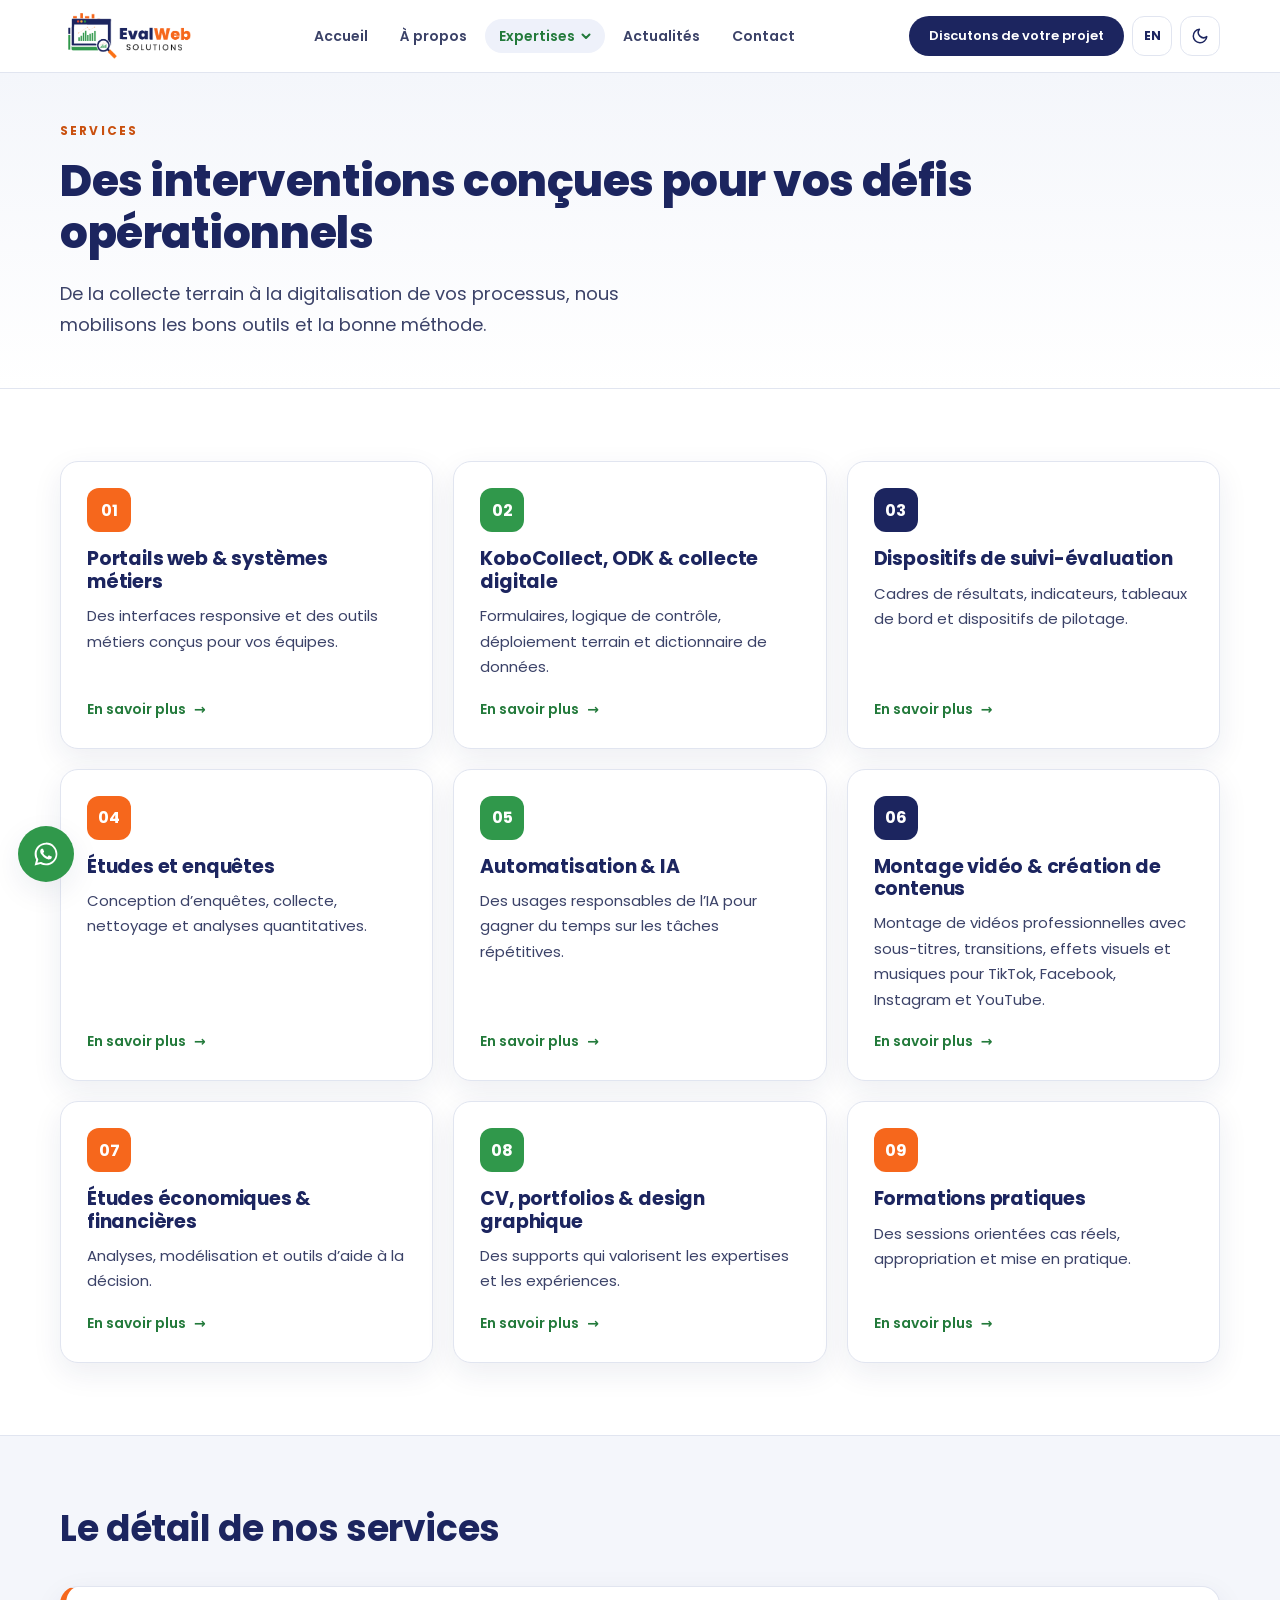
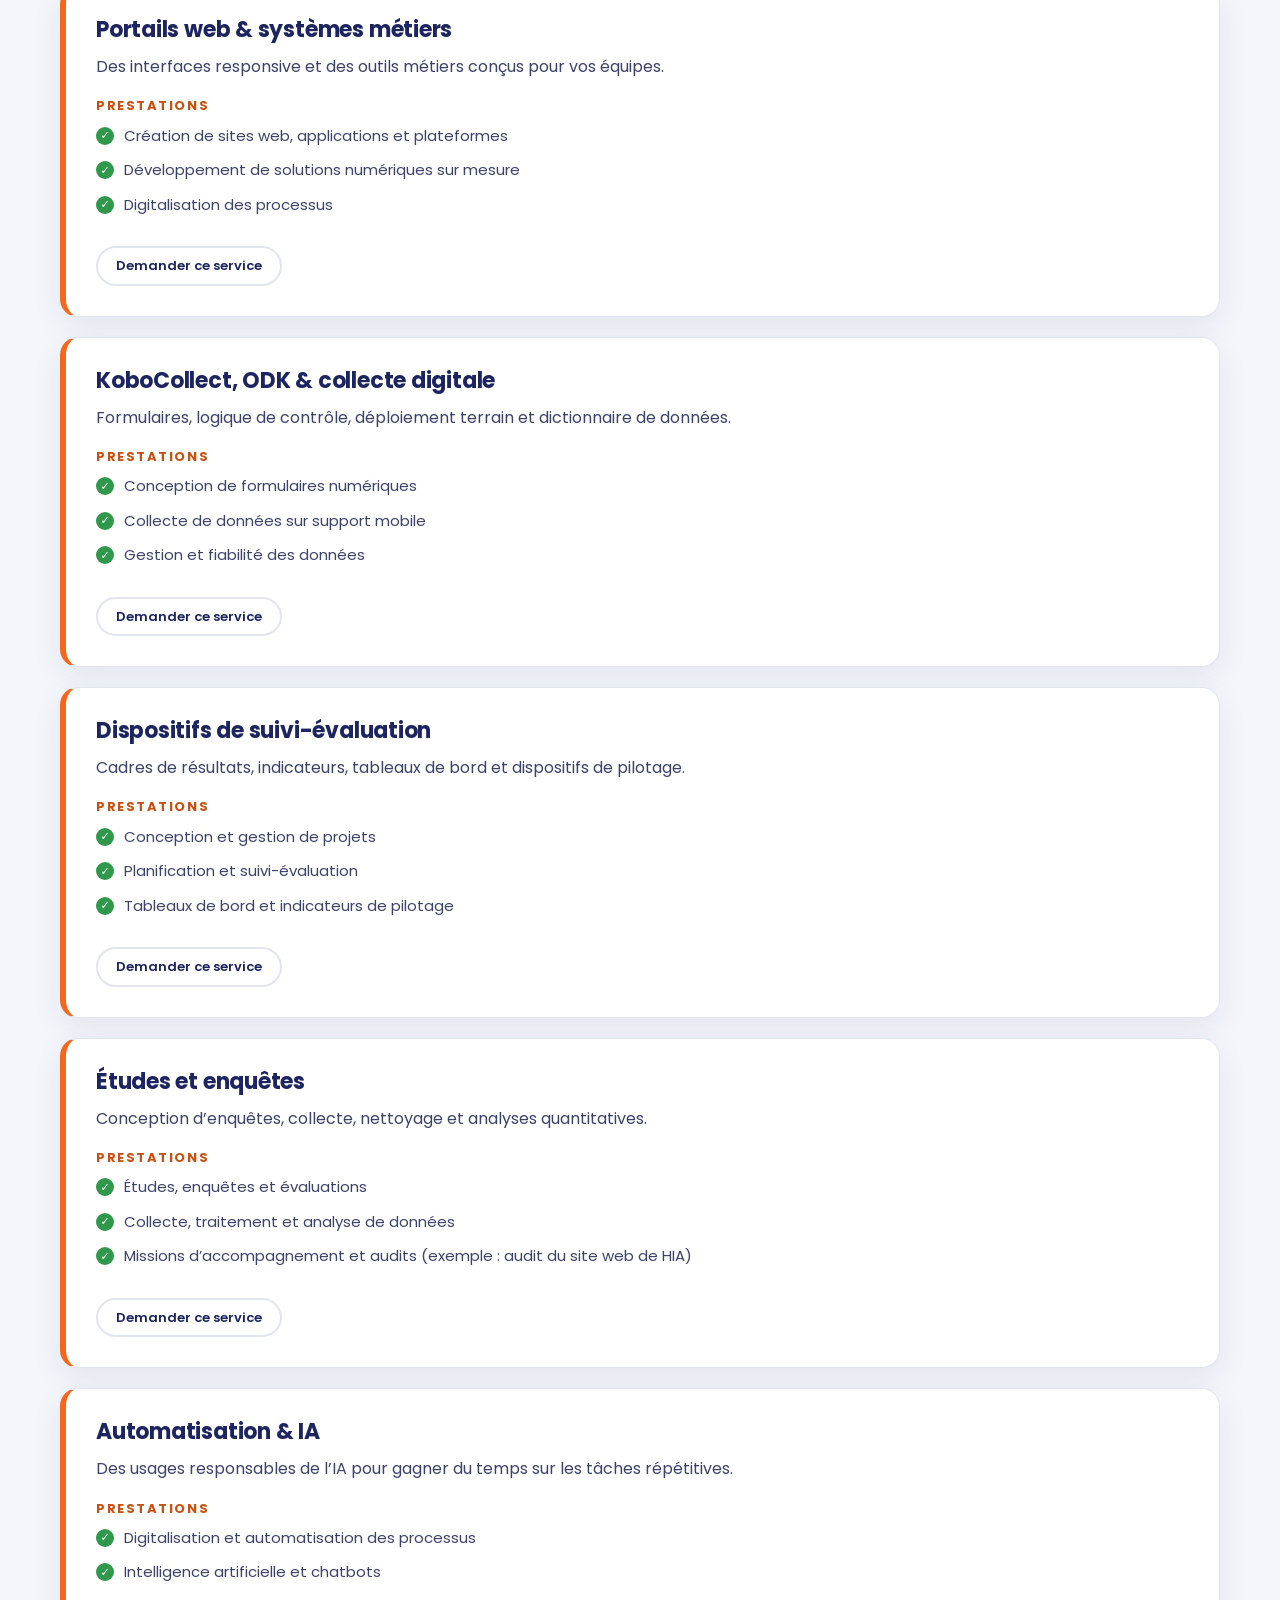
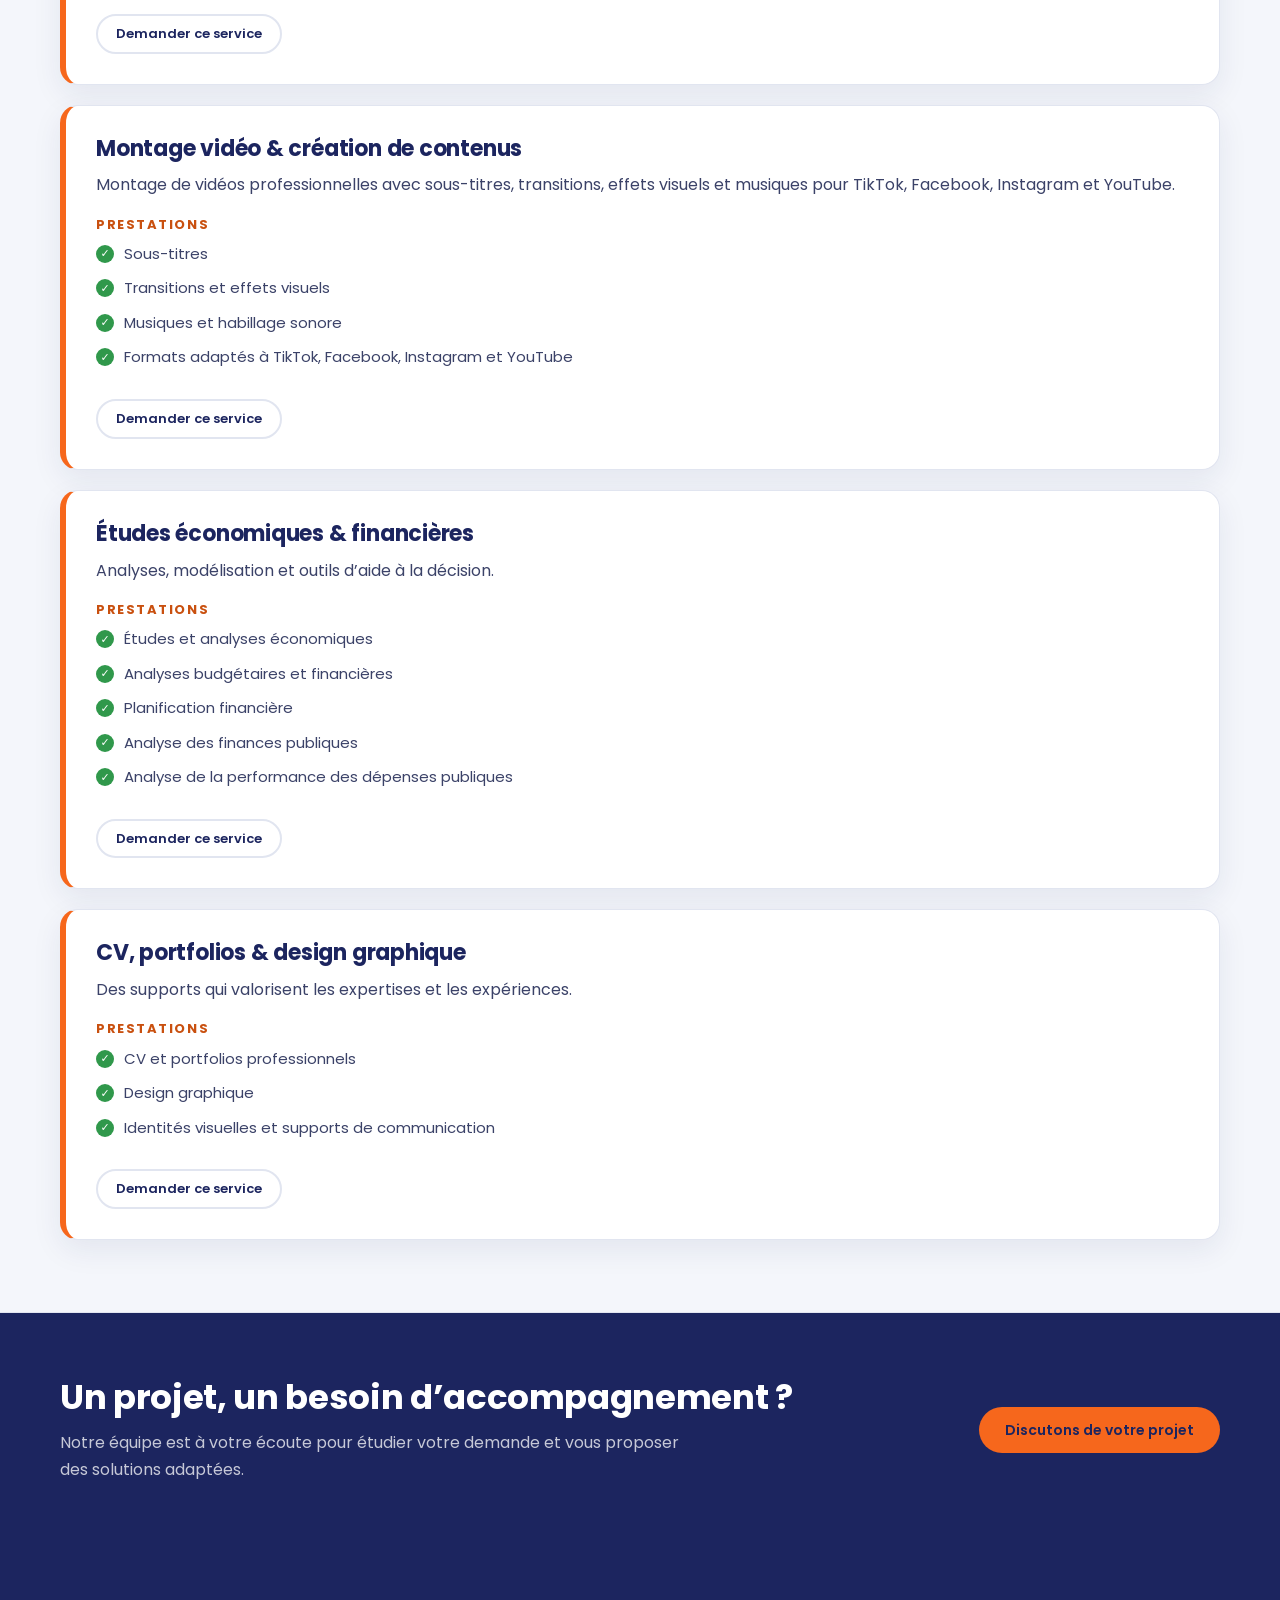
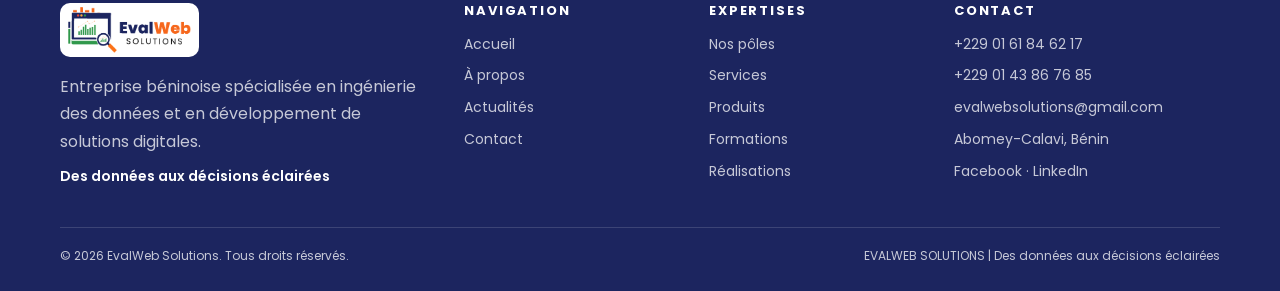
<file: services.html>
<!doctype html>
<html lang="fr" data-theme="light"><head><meta charset="utf-8"><meta name="viewport" content="width=device-width,initial-scale=1">
<title data-i18n="k117">Services — EvalWeb Solutions</title>
<meta name="description" content="Sites web, collecte de données, suivi-évaluation, IA, montage vidéo, études économiques, CV et portfolios."><meta name="theme-color" content="#1c255f">
<link rel="icon" href="assets/favicon.png" type="image/png">
<link rel="preconnect" href="https://fonts.googleapis.com"><link rel="preconnect" href="https://fonts.gstatic.com" crossorigin>
<link href="https://fonts.googleapis.com/css2?family=Poppins:wght@400;500;600;700;800&display=swap" rel="stylesheet">
<script>(function(){try{var d=document.documentElement,t=localStorage.getItem('ew-theme');if(!t)t=matchMedia('(prefers-color-scheme: dark)').matches?'dark':'light';d.setAttribute('data-theme',t);d.lang=localStorage.getItem('ew-lang')==='en'?'en':'fr'}catch(e){}})()</script>
<link rel="stylesheet" href="style.css"></head>
<body data-page="services">
<a class="skip" href="#main"><span data-i18n="k36">Aller au contenu</span></a>
<header class="site-header"><div class="container header-inner">
<a class="logo" href="index.html" aria-label="EvalWeb Solutions"><img src="assets/evalweb-logo.png" alt="EvalWeb Solutions" width="123" height="46"></a>
<nav class="nav-desktop" aria-label="Navigation principale"><a class="nav-link" data-nav="home" href="index.html"><span data-i18n="k37">Accueil</span></a><a class="nav-link" data-nav="about" href="a-propos.html"><span data-i18n="k38">À propos</span></a><div class="nav-drop"><button type="button" aria-expanded="false" aria-haspopup="true"><span data-i18n="k39">Expertises</span><svg class="caret" viewBox="0 0 10 10" fill="none" stroke="currentColor" stroke-width="2" stroke-linecap="round" stroke-linejoin="round"><path d="M1.5 3.5 5 7l3.5-3.5"/></svg></button><div class="drop-menu"><a data-nav="poles" href="poles.html"><span data-i18n="k40">Nos pôles</span></a><a data-nav="services" href="services.html"><span data-i18n="k8">Services</span></a><a data-nav="produits" href="produits.html"><span data-i18n="k11">Produits</span></a><a data-nav="formations" href="formations.html"><span data-i18n="k13">Formations</span></a><a data-nav="realisations" href="realisations.html"><span data-i18n="k15">Réalisations</span></a></div></div><a class="nav-link" data-nav="actualites" href="actualites.html"><span data-i18n="k41">Actualités</span></a><a class="nav-link" data-nav="contact" href="contact.html"><span data-i18n="k42">Contact</span></a></nav>
<div class="header-tools">
<a class="btn btn-primary btn-sm cta-header" href="contact.html"><span data-i18n="k23">Discutons de votre projet</span></a>
<button type="button" class="lang-btn" aria-label="Passer le site en anglais">EN</button>
<button type="button" class="icon-btn theme-btn" aria-label="Basculer entre mode clair et sombre" aria-pressed="false"><svg class="sun" viewBox="0 0 24 24" fill="none" stroke="currentColor" stroke-width="2" stroke-linecap="round"><circle cx="12" cy="12" r="4"/><path d="M12 2v2M12 20v2M4.9 4.9l1.4 1.4M17.7 17.7l1.4 1.4M2 12h2M20 12h2M4.9 19.1l1.4-1.4M17.7 6.3l1.4-1.4"/></svg><svg class="moon" viewBox="0 0 24 24" fill="none" stroke="currentColor" stroke-width="2" stroke-linecap="round" stroke-linejoin="round"><path d="M21 12.8A9 9 0 1 1 11.2 3a7 7 0 0 0 9.8 9.8z"/></svg></button>
<button type="button" class="icon-btn burger" aria-label="Ouvrir le menu" aria-expanded="false" aria-controls="mobilePanel"><svg viewBox="0 0 24 24" fill="none" stroke="currentColor" stroke-width="2.2" stroke-linecap="round"><path d="M4 7h16M4 12h16M4 17h16"/></svg></button>
</div>
<div id="mobilePanel" class="mobile-panel" aria-label="Menu"><nav><a data-nav="home" href="index.html"><span data-i18n="k37">Accueil</span></a><a data-nav="about" href="a-propos.html"><span data-i18n="k38">À propos</span></a><div class="m-drop"><button type="button" aria-expanded="false"><span data-i18n="k39">Expertises</span><svg class="caret" viewBox="0 0 10 10" fill="none" stroke="currentColor" stroke-width="2" stroke-linecap="round" stroke-linejoin="round"><path d="M1.5 3.5 5 7l3.5-3.5"/></svg></button><div class="m-sub"><a data-nav="poles" href="poles.html"><span data-i18n="k40">Nos pôles</span></a><a data-nav="services" href="services.html"><span data-i18n="k8">Services</span></a><a data-nav="produits" href="produits.html"><span data-i18n="k11">Produits</span></a><a data-nav="formations" href="formations.html"><span data-i18n="k13">Formations</span></a><a data-nav="realisations" href="realisations.html"><span data-i18n="k15">Réalisations</span></a></div></div><a data-nav="actualites" href="actualites.html"><span data-i18n="k41">Actualités</span></a><a data-nav="contact" href="contact.html"><span data-i18n="k42">Contact</span></a></nav><a class="btn btn-primary" href="contact.html"><span data-i18n="k23">Discutons de votre projet</span></a></div>
</div></header>
<main id="main"><section class="hero page-hero"><div class="container"><div class="reveal"><p class="eyebrow" data-i18n="k8" >Services</p><h1 data-i18n="k114" >Des interventions conçues pour vos défis opérationnels</h1><p class="lead" data-i18n="k115" >De la collecte terrain à la digitalisation de vos processus, nous mobilisons les bons outils et la bonne méthode.</p></div></div></section><section class="section"><div class="container"><div class="grid g3"><article class="card reveal"><div class="num o">01</div><h3 data-i18n="k80" >Portails web & systèmes métiers</h3><p class="d" data-i18n="k81" >Des interfaces responsive et des outils métiers conçus pour vos équipes.</p><a class="more" href="#web"><span data-i18n="k3">En savoir plus</span></a></article><article class="card reveal"><div class="num g">02</div><h3 data-i18n="k82" >KoboCollect, ODK & collecte digitale</h3><p class="d" data-i18n="k83" >Formulaires, logique de contrôle, déploiement terrain et dictionnaire de données.</p><a class="more" href="#collecte"><span data-i18n="k3">En savoir plus</span></a></article><article class="card reveal"><div class="num n">03</div><h3 data-i18n="k84" >Dispositifs de suivi-évaluation</h3><p class="d" data-i18n="k85" >Cadres de résultats, indicateurs, tableaux de bord et dispositifs de pilotage.</p><a class="more" href="#suivi-eval"><span data-i18n="k3">En savoir plus</span></a></article><article class="card reveal"><div class="num o">04</div><h3 data-i18n="k86" >Études et enquêtes</h3><p class="d" data-i18n="k87" >Conception d’enquêtes, collecte, nettoyage et analyses quantitatives.</p><a class="more" href="#etudes"><span data-i18n="k3">En savoir plus</span></a></article><article class="card reveal"><div class="num g">05</div><h3 data-i18n="k88" >Automatisation & IA</h3><p class="d" data-i18n="k89" >Des usages responsables de l’IA pour gagner du temps sur les tâches répétitives.</p><a class="more" href="#automatisation-ia"><span data-i18n="k3">En savoir plus</span></a></article><article class="card reveal"><div class="num n">06</div><h3 data-i18n="k90" >Montage vidéo & création de contenus</h3><p class="d" data-i18n="k91" >Montage de vidéos professionnelles avec sous-titres, transitions, effets visuels et musiques pour TikTok, Facebook, Instagram et YouTube.</p><a class="more" href="#montage-video"><span data-i18n="k3">En savoir plus</span></a></article><article class="card reveal"><div class="num o">07</div><h3 data-i18n="k92" >Études économiques & financières</h3><p class="d" data-i18n="k93" >Analyses, modélisation et outils d’aide à la décision.</p><a class="more" href="#economie-finance"><span data-i18n="k3">En savoir plus</span></a></article><article class="card reveal"><div class="num g">08</div><h3 data-i18n="k94" >CV, portfolios & design graphique</h3><p class="d" data-i18n="k95" >Des supports qui valorisent les expertises et les expériences.</p><a class="more" href="#cv-design"><span data-i18n="k3">En savoir plus</span></a></article><article class="card reveal"><div class="num o">09</div><h3 data-i18n="k96" >Formations pratiques</h3><p class="d" data-i18n="k97" >Des sessions orientées cas réels, appropriation et mise en pratique.</p><a class="more" href="formations.html"><span data-i18n="k3">En savoir plus</span></a></article></div></div></section><section class="section alt"><div class="container"><div class="section-head reveal"><h2 data-i18n="k116" >Le détail de nos services</h2></div><article class="detail reveal" id="web"><h3 data-i18n="k80" >Portails web & systèmes métiers</h3><p class="intro" data-i18n="k81" >Des interfaces responsive et des outils métiers conçus pour vos équipes.</p><h4 data-i18n="k98" >Prestations</h4><ul class="checks"><li><span data-i18n="k63">Création de sites web, applications et plateformes</span></li><li><span data-i18n="k65">Développement de solutions numériques sur mesure</span></li><li><span data-i18n="k99">Digitalisation des processus</span></li></ul><a class="btn btn-outline btn-sm" href="contact.html?sujet=service"><span data-i18n="k100">Demander ce service</span></a></article><article class="detail reveal" id="collecte"><h3 data-i18n="k82" >KoboCollect, ODK & collecte digitale</h3><p class="intro" data-i18n="k83" >Formulaires, logique de contrôle, déploiement terrain et dictionnaire de données.</p><h4 data-i18n="k98" >Prestations</h4><ul class="checks"><li><span data-i18n="k101">Conception de formulaires numériques</span></li><li><span data-i18n="k102">Collecte de données sur support mobile</span></li><li><span data-i18n="k103">Gestion et fiabilité des données</span></li></ul><a class="btn btn-outline btn-sm" href="contact.html?sujet=suivi"><span data-i18n="k100">Demander ce service</span></a></article><article class="detail reveal" id="suivi-eval"><h3 data-i18n="k84" >Dispositifs de suivi-évaluation</h3><p class="intro" data-i18n="k85" >Cadres de résultats, indicateurs, tableaux de bord et dispositifs de pilotage.</p><h4 data-i18n="k98" >Prestations</h4><ul class="checks"><li><span data-i18n="k68">Conception et gestion de projets</span></li><li><span data-i18n="k69">Planification et suivi-évaluation</span></li><li><span data-i18n="k104">Tableaux de bord et indicateurs de pilotage</span></li></ul><a class="btn btn-outline btn-sm" href="contact.html?sujet=suivi"><span data-i18n="k100">Demander ce service</span></a></article><article class="detail reveal" id="etudes"><h3 data-i18n="k86" >Études et enquêtes</h3><p class="intro" data-i18n="k87" >Conception d’enquêtes, collecte, nettoyage et analyses quantitatives.</p><h4 data-i18n="k98" >Prestations</h4><ul class="checks"><li><span data-i18n="k71">Études, enquêtes et évaluations</span></li><li><span data-i18n="k70">Collecte, traitement et analyse de données</span></li><li><span data-i18n="k105">Missions d’accompagnement et audits (exemple : audit du site web de HIA)</span></li></ul><a class="btn btn-outline btn-sm" href="contact.html?sujet=suivi"><span data-i18n="k100">Demander ce service</span></a></article><article class="detail reveal" id="automatisation-ia"><h3 data-i18n="k88" >Automatisation & IA</h3><p class="intro" data-i18n="k89" >Des usages responsables de l’IA pour gagner du temps sur les tâches répétitives.</p><h4 data-i18n="k98" >Prestations</h4><ul class="checks"><li><span data-i18n="k64">Digitalisation et automatisation des processus</span></li><li><span data-i18n="k106">Intelligence artificielle et chatbots</span></li></ul><a class="btn btn-outline btn-sm" href="contact.html?sujet=service"><span data-i18n="k100">Demander ce service</span></a></article><article class="detail reveal" id="montage-video"><h3 data-i18n="k90" >Montage vidéo & création de contenus</h3><p class="intro" data-i18n="k91" >Montage de vidéos professionnelles avec sous-titres, transitions, effets visuels et musiques pour TikTok, Facebook, Instagram et YouTube.</p><h4 data-i18n="k98" >Prestations</h4><ul class="checks"><li><span data-i18n="k107">Sous-titres</span></li><li><span data-i18n="k108">Transitions et effets visuels</span></li><li><span data-i18n="k109">Musiques et habillage sonore</span></li><li><span data-i18n="k110">Formats adaptés à TikTok, Facebook, Instagram et YouTube</span></li></ul><a class="btn btn-outline btn-sm" href="contact.html?sujet=video"><span data-i18n="k100">Demander ce service</span></a></article><article class="detail reveal" id="economie-finance"><h3 data-i18n="k92" >Études économiques & financières</h3><p class="intro" data-i18n="k93" >Analyses, modélisation et outils d’aide à la décision.</p><h4 data-i18n="k98" >Prestations</h4><ul class="checks"><li><span data-i18n="k73">Études et analyses économiques</span></li><li><span data-i18n="k74">Analyses budgétaires et financières</span></li><li><span data-i18n="k75">Planification financière</span></li><li><span data-i18n="k76">Analyse des finances publiques</span></li><li><span data-i18n="k77">Analyse de la performance des dépenses publiques</span></li></ul><a class="btn btn-outline btn-sm" href="contact.html?sujet=economie"><span data-i18n="k100">Demander ce service</span></a></article><article class="detail reveal" id="cv-design"><h3 data-i18n="k94" >CV, portfolios & design graphique</h3><p class="intro" data-i18n="k95" >Des supports qui valorisent les expertises et les expériences.</p><h4 data-i18n="k98" >Prestations</h4><ul class="checks"><li><span data-i18n="k111">CV et portfolios professionnels</span></li><li><span data-i18n="k112">Design graphique</span></li><li><span data-i18n="k113">Identités visuelles et supports de communication</span></li></ul><a class="btn btn-outline btn-sm" href="contact.html?sujet=service"><span data-i18n="k100">Demander ce service</span></a></article></div></section><section class="band"><div class="container"><div><h2 data-i18n="k33" >Un projet, un besoin d’accompagnement ?</h2><p data-i18n="k34" >Notre équipe est à votre écoute pour étudier votre demande et vous proposer des solutions adaptées.</p></div><a class="btn btn-primary" href="contact.html"><span data-i18n="k23">Discutons de votre projet</span></a></div></section></main>
<footer class="site-footer"><div class="container"><div class="footer-grid">
<div><a class="logo" href="index.html" aria-label="EvalWeb Solutions"><img src="assets/evalweb-logo.png" alt="EvalWeb Solutions" width="123" height="46"></a>
<p data-i18n="k43" >Entreprise béninoise spécialisée en ingénierie des données et en développement de solutions digitales.</p>
<p class="sig" data-i18n="k21" >Des données aux décisions éclairées</p></div>
<div><h4><span data-i18n="k44">Navigation</span></h4><ul><li><a href="index.html"><span data-i18n="k37">Accueil</span></a></li><li><a href="a-propos.html"><span data-i18n="k38">À propos</span></a></li><li><a href="actualites.html"><span data-i18n="k41">Actualités</span></a></li><li><a href="contact.html"><span data-i18n="k42">Contact</span></a></li></ul></div>
<div><h4><span data-i18n="k39">Expertises</span></h4><ul><li><a href="poles.html"><span data-i18n="k40">Nos pôles</span></a></li><li><a href="services.html"><span data-i18n="k8">Services</span></a></li><li><a href="produits.html"><span data-i18n="k11">Produits</span></a></li><li><a href="formations.html"><span data-i18n="k13">Formations</span></a></li><li><a href="realisations.html"><span data-i18n="k15">Réalisations</span></a></li></ul></div>
<div><h4><span data-i18n="k42">Contact</span></h4><ul><li><a href="tel:+2290161846217">+229 01 61 84 62 17</a></li><li><a href="tel:+2290143867685">+229 01 43 86 76 85</a></li><li><a href="mailto:evalwebsolutions@gmail.com">evalwebsolutions@gmail.com</a></li><li><span data-i18n="k45">Abomey-Calavi, Bénin</span></li><li><a data-social="facebook" href="#">Facebook</a> · <a data-social="linkedin" href="#">LinkedIn</a></li></ul></div>
</div><div class="copy"><span>© 2026 EvalWeb Solutions. <span data-i18n="k46">Tous droits réservés.</span></span><span>EVALWEB SOLUTIONS | <span data-i18n="k21">Des données aux décisions éclairées</span></span></div></div></footer>
<a class="wa-float" href="https://wa.me/2290161846217" target="_blank" rel="noopener" aria-label="WhatsApp"><svg viewBox="0 0 32 32" width="28" height="28" fill="currentColor" aria-hidden="true" focusable="false"><path d="M16.04 3C8.84 3 3 8.83 3 16.02c0 2.3.6 4.54 1.74 6.52L3 29l6.62-1.7a13.03 13.03 0 0 0 6.42 1.64h.01C23.24 28.94 29 23.1 29 15.92 29 12.46 27.65 9.2 25.2 6.76A12.9 12.9 0 0 0 16.04 3Zm0 23.74h-.01a10.8 10.8 0 0 1-5.5-1.5l-.4-.23-3.93 1.01 1.05-3.83-.26-.4a10.77 10.77 0 0 1-1.65-5.77c0-5.96 4.87-10.8 10.86-10.8 2.9 0 5.62 1.12 7.67 3.17a10.7 10.7 0 0 1 3.17 7.64c0 5.96-4.88 10.71-10.9 10.71Zm5.96-8.09c-.33-.16-1.93-.95-2.23-1.06-.3-.11-.52-.16-.74.17-.22.32-.85 1.06-1.04 1.28-.19.22-.38.24-.7.08-.33-.16-1.38-.51-2.63-1.62-.97-.87-1.62-1.93-1.81-2.26-.19-.33-.02-.5.14-.66.15-.15.33-.38.49-.57.16-.19.22-.33.33-.55.11-.22.05-.41-.03-.57-.08-.16-.74-1.78-1.01-2.44-.27-.64-.54-.55-.74-.56h-.63c-.22 0-.57.08-.87.41-.3.33-1.14 1.11-1.14 2.72 0 1.6 1.17 3.15 1.33 3.37.16.22 2.3 3.51 5.57 4.92.78.34 1.38.54 1.86.69.78.25 1.49.21 2.05.13.63-.09 1.93-.79 2.2-1.55.27-.76.27-1.41.19-1.55-.08-.14-.3-.22-.63-.38Z"/></svg></a>
<button type="button" id="toTop" class="to-top" aria-label="Retour en haut" data-i18n-attr="aria-label:k47">↑</button>
<script src="config.js"></script><script src="i18n.js"></script><script src="app.js"></script></body></html>
</file>
<file: style.css>
/* EvalWeb Solutions — couleurs exactes du logo : bleu #1c255f · orange #f6671c · vert #30984b */
:root{
  --navy:#1c255f;--orange:#f6671c;--green:#30984b;
  --bg:#ffffff;--bg-alt:#f4f6fb;--card:#ffffff;--line:#e1e5f0;
  --text:#3b4268;--head:#1c255f;--muted:#5d6590;
  --orange-text:#c9500f;--green-text:#237a3b;
  --btn-bg:#1c255f;--btn-fg:#ffffff;--btn-hover:#f6671c;--btn-hover-fg:#1c255f;
  --header-bg:rgba(255,255,255,.9);--footer-bg:#1c255f;--chip:#eef1fa;
  --shadow:0 10px 30px rgba(28,37,95,.08);--radius:18px;
  --logo-bg:transparent;
  color-scheme:light;
}
[data-theme="dark"]{
  --bg:#0c1030;--bg-alt:#121741;--card:#161c4d;--line:#2a3173;
  --text:#c9cfec;--head:#ffffff;--muted:#9aa3d1;
  --orange-text:#ff8a4a;--green-text:#5ccf80;
  --btn-bg:#f6671c;--btn-fg:#0c1030;--btn-hover:#30984b;--btn-hover-fg:#ffffff;
  --header-bg:rgba(12,16,48,.9);--footer-bg:#080b24;--chip:#1c2360;
  --shadow:0 10px 30px rgba(0,0,0,.35);--logo-bg:#ffffff;
  color-scheme:dark;
}
*{box-sizing:border-box}
[hidden]{display:none!important}
html{scroll-behavior:smooth;scroll-padding-top:90px}
body{margin:0;font-family:'Poppins',ui-sans-serif,system-ui,-apple-system,'Segoe UI',Roboto,sans-serif;background:var(--bg);color:var(--text);line-height:1.7;font-size:16px;-webkit-font-smoothing:antialiased;transition:background .25s,color .25s}
img{max-width:100%;height:auto;display:block}
a{color:inherit;text-decoration:none}
h1,h2,h3,h4{color:var(--head);line-height:1.18;margin:0;font-weight:700;letter-spacing:-.01em}
p{margin:0}
ul{margin:0;padding:0;list-style:none}
:focus-visible{outline:3px solid var(--orange);outline-offset:2px;border-radius:6px}
.container{width:100%;max-width:1200px;margin:0 auto;padding:0 20px}
.skip{position:absolute;left:-999px;top:8px;background:var(--btn-bg);color:var(--btn-fg);padding:8px 14px;border-radius:8px;z-index:200}
.skip:focus{left:8px}

/* ---------- Header ---------- */
.site-header{position:sticky;top:0;z-index:100;background:var(--header-bg);backdrop-filter:blur(14px);-webkit-backdrop-filter:blur(14px);border-bottom:1px solid var(--line)}
.header-inner{position:relative;display:flex;align-items:center;justify-content:space-between;height:72px;gap:12px}
.logo{display:inline-flex;align-items:center;background:var(--logo-bg);border-radius:10px;padding:4px 8px;flex:none}
.logo img{height:46px;width:auto}
.nav-desktop{display:none;align-items:center;gap:4px}
.nav-link,.nav-drop>button{font:600 14px/1 'Poppins',sans-serif;color:var(--text);padding:10px 14px;border-radius:999px;background:none;border:0;cursor:pointer;display:inline-flex;align-items:center;gap:6px;transition:background .2s,color .2s}
.nav-link:hover,.nav-drop>button:hover{background:var(--chip);color:var(--head)}
.nav-link.active,.nav-drop.active>button{background:var(--chip);color:var(--green-text)}
.nav-drop{position:relative}
.caret{width:10px;height:10px;transition:transform .2s}
.nav-drop.open .caret{transform:rotate(180deg)}
.drop-menu{position:absolute;top:calc(100% + 8px);left:0;min-width:240px;background:var(--card);border:1px solid var(--line);border-radius:14px;box-shadow:var(--shadow);padding:8px;display:none}
.nav-drop.open .drop-menu{display:block}
.drop-menu a{display:block;padding:10px 14px;border-radius:10px;font-size:14px;font-weight:500;color:var(--text)}
.drop-menu a:hover,.drop-menu a.active{background:var(--chip);color:var(--head)}
.header-tools{display:flex;align-items:center;gap:8px}
.icon-btn,.lang-btn{height:40px;min-width:40px;display:inline-grid;place-items:center;border-radius:12px;border:1px solid var(--line);background:var(--card);color:var(--head);cursor:pointer;font:700 12px 'Poppins',sans-serif;padding:0 10px;transition:border-color .2s,background .2s}
.icon-btn:hover,.lang-btn:hover{border-color:var(--orange)}
.icon-btn svg{width:18px;height:18px}
.theme-btn .sun{display:none}
[data-theme="dark"] .theme-btn .sun{display:block}
[data-theme="dark"] .theme-btn .moon{display:none}
.header-tools .cta-header{display:none}
.btn{display:inline-flex;align-items:center;justify-content:center;gap:8px;font:600 14px/1.2 'Poppins',sans-serif;padding:13px 24px;border-radius:999px;border:2px solid transparent;cursor:pointer;transition:transform .2s,background .2s,color .2s,border-color .2s;text-align:center}
.btn-primary{background:var(--btn-bg);color:var(--btn-fg)}
.btn-primary:hover{background:var(--btn-hover);color:var(--btn-hover-fg);transform:translateY(-2px)}
.btn-orange{background:var(--orange);color:#1c255f}
.btn-orange:hover{background:var(--head);color:var(--bg);transform:translateY(-2px)}
.btn-outline{border-color:var(--line);color:var(--head);background:transparent}
.btn-outline:hover{border-color:var(--green);color:var(--green-text);transform:translateY(-2px)}
.btn[disabled],.btn.disabled{opacity:.55;cursor:not-allowed;pointer-events:none}
.btn-sm{padding:10px 18px;font-size:13px}

/* Menu mobile : petit panneau sous le bouton, en haut à droite */
.burger{display:inline-grid}
.mobile-panel{position:absolute;top:calc(100% + 8px);right:12px;width:min(320px,calc(100vw - 24px));max-height:calc(100vh - 100px);overflow:auto;background:var(--card);border:1px solid var(--line);border-radius:16px;box-shadow:var(--shadow);padding:10px;display:none}
.mobile-panel.open{display:block}
.mobile-panel a,.mobile-panel .m-drop>button{display:flex;align-items:center;justify-content:space-between;width:100%;padding:11px 14px;border-radius:10px;font:600 14px 'Poppins',sans-serif;color:var(--text);background:none;border:0;cursor:pointer;text-align:left}
.mobile-panel a:hover,.mobile-panel .m-drop>button:hover,.mobile-panel a.active{background:var(--chip);color:var(--head)}
.m-sub{display:none;padding:2px 0 4px 12px}
.m-drop.open .m-sub{display:block}
.m-drop.open .caret{transform:rotate(180deg)}
.m-sub a{font-weight:500}
.mobile-panel .btn{margin-top:8px;width:100%;color:var(--btn-fg)}
@media(min-width:1000px){
  .nav-desktop{display:flex}.header-tools .cta-header{display:inline-flex}.burger,.mobile-panel{display:none!important}
}

/* ---------- Hero & sections ---------- */
.hero{position:relative;overflow:hidden;background:linear-gradient(180deg,var(--bg-alt),var(--bg));border-bottom:1px solid var(--line)}
.hero .container{display:grid;gap:40px;padding-top:64px;padding-bottom:64px;align-items:center}
.hero-art{display:none}
.eyebrow{font-size:12px;font-weight:700;letter-spacing:.18em;text-transform:uppercase;color:var(--orange-text);margin-bottom:14px}
.hero h1{font-size:clamp(30px,5.2vw,54px);font-weight:800}
.hero h1 em{font-style:normal;color:var(--orange)}
.hero .lead{margin-top:20px;font-size:clamp(16px,2vw,18px);color:var(--text);max-width:640px}
.hero-actions{display:flex;flex-wrap:wrap;gap:12px;margin-top:30px}
.page-hero .container{padding-top:48px;padding-bottom:48px}
.page-hero h1{font-size:clamp(28px,4.4vw,44px)}
@media(min-width:900px){.hero.home .container{grid-template-columns:1.15fr .85fr}.hero-art{display:block}}
.section{padding:72px 0}
.section.alt{background:var(--bg-alt);border-block:1px solid var(--line)}
.section-head{max-width:720px;margin-bottom:36px}
.section-head h2{font-size:clamp(24px,3.4vw,36px)}
.section-head p{margin-top:12px;color:var(--muted)}
.grid{display:grid;gap:20px}
.g2{grid-template-columns:repeat(auto-fit,minmax(min(100%,440px),1fr))}
.g3{grid-template-columns:repeat(auto-fit,minmax(min(100%,280px),1fr))}
.g4{grid-template-columns:repeat(auto-fit,minmax(min(100%,230px),1fr))}
.card{background:var(--card);border:1px solid var(--line);border-radius:var(--radius);padding:26px;box-shadow:var(--shadow);transition:transform .25s,border-color .25s;display:flex;flex-direction:column}
.card:hover{transform:translateY(-4px);border-color:var(--green)}
.card h3{font-size:19px}
.card p.d{margin-top:10px;color:var(--text);font-size:15px;flex:1}
.num{width:44px;height:44px;border-radius:12px;display:grid;place-items:center;font-weight:700;color:#fff;margin-bottom:16px}
.num.o{background:var(--orange)}.num.g{background:var(--green)}.num.n{background:var(--navy)}
[data-theme="dark"] .num.n{background:#2a3173}
.more{margin-top:18px;font-weight:600;font-size:14px;color:var(--green-text);display:inline-flex;align-items:center;gap:8px}
.more:hover{color:var(--orange-text)}
.more::after{content:"→";transition:transform .2s}
.more:hover::after{transform:translateX(4px)}
.tag{display:inline-block;font-size:11px;font-weight:700;letter-spacing:.08em;text-transform:uppercase;color:var(--green-text);background:var(--chip);padding:4px 10px;border-radius:999px;margin-bottom:12px;align-self:flex-start}
.checks li{position:relative;padding-left:28px;margin:9px 0;font-size:15px}
.checks li::before{content:"✓";position:absolute;left:0;top:4px;width:18px;height:18px;border-radius:50%;background:var(--green);color:#fff;font-size:11px;font-weight:700;display:grid;place-items:center;line-height:1}
.detail{scroll-margin-top:92px;background:var(--card);border:1px solid var(--line);border-left:6px solid var(--orange);border-radius:var(--radius);padding:30px;box-shadow:var(--shadow)}
.detail:target{border-left-color:var(--green);outline:3px solid rgba(48,152,75,.35)}
.detail+.detail{margin-top:20px}
.detail h3{font-size:22px}
.detail .intro{margin-top:10px;color:var(--text)}
.detail h4{margin-top:18px;font-size:13px;text-transform:uppercase;letter-spacing:.12em;color:var(--orange-text)}
.detail .btn{margin-top:20px}
.stack-nav{display:flex;flex-wrap:wrap;gap:10px;margin-bottom:28px}
.chip{padding:9px 16px;border-radius:999px;border:1px solid var(--line);background:var(--card);font-size:13px;font-weight:600;color:var(--head);transition:border-color .2s,background .2s}
.chip:hover{border-color:var(--orange);background:var(--chip)}
.band{background:var(--footer-bg);color:#fff;padding:64px 0}
.band h2{color:#fff;font-size:clamp(24px,3.4vw,34px)}
.band p{color:rgba(255,255,255,.75);margin-top:12px;max-width:620px}
.band .container{display:flex;flex-wrap:wrap;gap:24px;align-items:center;justify-content:space-between}
.band .btn-primary{background:var(--orange);color:#1c255f}
.band .btn-primary:hover{background:#fff;color:#1c255f}
.kpis{display:grid;grid-template-columns:repeat(auto-fit,minmax(200px,1fr));gap:16px;margin-top:40px}
.kpi{border:1px solid var(--line);border-radius:16px;padding:20px;background:var(--card)}
.kpi b{display:block;font-size:28px;color:var(--orange-text);line-height:1.1}
.kpi span{font-size:14px;color:var(--muted)}
.quote{font-size:clamp(18px,2.4vw,24px);font-weight:600;color:var(--head);border-left:5px solid var(--green);padding-left:22px;max-width:900px}

/* ---------- Galerie ---------- */
.poster{background:var(--card);border:1px solid var(--line);border-radius:var(--radius);overflow:hidden;box-shadow:var(--shadow);display:flex;flex-direction:column}
.poster button.zoom{padding:0;border:0;background:var(--bg-alt);cursor:zoom-in;display:block;width:100%}
.poster img{width:100%;height:auto;object-fit:contain}
.poster .body{padding:20px;display:flex;flex-direction:column;gap:6px;flex:1}
.poster .when{font-size:12px;font-weight:700;letter-spacing:.08em;text-transform:uppercase;color:var(--orange-text)}
.poster h3{font-size:16px;line-height:1.35}
.poster .who{font-size:13px;color:var(--muted)}
.poster .btn{margin-top:auto;align-self:flex-start}
.cert{background:var(--card);border:1px solid var(--line);border-radius:14px;overflow:hidden;box-shadow:var(--shadow)}
.cert button.zoom{padding:0;border:0;background:#fff;cursor:zoom-in;display:block;width:100%}
.cert img{width:100%;aspect-ratio:1080/763;object-fit:cover}
.cert figcaption{padding:12px 14px;font-size:13px;font-weight:600;color:var(--head)}
.cert figcaption small{display:block;font-weight:400;color:var(--muted)}
.photo img{width:100%;aspect-ratio:3/4;object-fit:cover;border-radius:16px;border:1px solid var(--line);box-shadow:var(--shadow)}
.photo button.zoom{padding:0;border:0;background:none;cursor:zoom-in;display:block;width:100%}
.lightbox{position:fixed;inset:0;background:rgba(6,9,28,.92);z-index:300;display:none;align-items:center;justify-content:center;padding:20px}
.lightbox.open{display:flex}
.lightbox figure{margin:0;max-width:min(94vw,1100px);max-height:92vh;display:flex;flex-direction:column;align-items:center;gap:10px}
.lightbox img{max-height:80vh;width:auto;max-width:100%;border-radius:10px;background:#fff}
.lightbox figcaption{color:#fff;font-size:14px;text-align:center}
.lb-btn{position:absolute;top:50%;transform:translateY(-50%);width:44px;height:44px;border-radius:50%;border:0;background:rgba(255,255,255,.15);color:#fff;font-size:22px;cursor:pointer}
.lb-btn:hover{background:var(--orange)}
.lb-prev{left:14px}.lb-next{right:14px}
.lb-close{top:18px;right:18px;transform:none}

/* ---------- Formulaire ---------- */
.contact-grid{display:grid;gap:28px}
@media(min-width:900px){.contact-grid{grid-template-columns:.8fr 1.2fr}}
.info-item{display:flex;gap:14px;margin-bottom:20px}
.info-item .ic{flex:none;width:42px;height:42px;border-radius:12px;background:var(--chip);color:var(--green-text);display:grid;place-items:center}
.info-item .ic svg{width:20px;height:20px}
.info-item b{display:block;color:var(--head);font-size:14px}
.info-item a:hover{color:var(--orange-text)}
form.form{background:var(--card);border:1px solid var(--line);border-radius:var(--radius);padding:28px;box-shadow:var(--shadow);display:grid;gap:16px}
.row2{display:grid;gap:16px}
@media(min-width:640px){.row2{grid-template-columns:1fr 1fr}}
label{font-size:13px;font-weight:600;color:var(--head);display:block;margin-bottom:6px}
input,select,textarea{width:100%;font:400 15px 'Poppins',sans-serif;padding:12px 14px;border-radius:12px;border:1px solid var(--line);background:var(--bg);color:var(--text)}
input:focus,select:focus,textarea:focus{outline:3px solid rgba(48,152,75,.3);border-color:var(--green)}
textarea{min-height:140px;resize:vertical}
.check{display:flex;gap:10px;align-items:flex-start;font-size:13px}
.check input{width:18px;height:18px;margin-top:3px;accent-color:var(--green)}
.hp{position:absolute;left:-9999px;opacity:0}
.form-msg{padding:12px 16px;border-radius:12px;font-size:14px;display:none}
.form-msg.ok{display:block;background:rgba(48,152,75,.14);color:var(--green-text);border:1px solid var(--green)}
.form-msg.err{display:block;background:rgba(246,103,28,.12);color:var(--orange-text);border:1px solid var(--orange)}

/* ---------- Footer ---------- */
.site-footer{background:var(--footer-bg);color:rgba(255,255,255,.75);padding:56px 0 24px}
.footer-grid{display:grid;gap:32px}
@media(min-width:800px){.footer-grid{grid-template-columns:1.4fr .8fr .8fr 1fr}}
.site-footer .logo{background:#fff;margin-bottom:16px}
.site-footer h4{color:#fff;font-size:13px;letter-spacing:.14em;text-transform:uppercase;margin-bottom:14px}
.site-footer li{margin:8px 0;font-size:14px}
.site-footer a:hover{color:var(--orange)}
.site-footer .sig{color:#fff;font-weight:600;margin-top:10px;font-size:14px}
.copy{margin-top:36px;padding-top:18px;border-top:1px solid rgba(255,255,255,.14);font-size:12px;display:flex;flex-wrap:wrap;gap:8px;justify-content:space-between}
.to-top{position:fixed;right:18px;bottom:18px;width:44px;height:44px;border-radius:50%;border:0;background:var(--orange);color:#1c255f;font-size:20px;font-weight:700;cursor:pointer;box-shadow:var(--shadow);display:none;z-index:90}
.to-top.show{display:block}
.wa-float{position:fixed;left:18px;bottom:18px;z-index:90;background:#30984b;color:#fff;border-radius:50%;width:56px;height:56px;box-shadow:var(--shadow);display:inline-flex;align-items:center;justify-content:center}
.wa-float:hover{background:var(--orange);color:#1c255f}
.js .reveal{opacity:0;transform:translateY(16px);transition:opacity .6s,transform .6s}
.js .reveal.in{opacity:1;transform:none}
@media(prefers-reduced-motion:reduce){*{transition:none!important;animation:none!important;scroll-behavior:auto!important}.js .reveal{opacity:1;transform:none}}
.mobile-panel a.btn-primary{background:var(--btn-bg);color:var(--btn-fg);justify-content:center;margin-top:8px}
.mobile-panel a.btn-primary:hover{background:var(--btn-hover);color:var(--btn-hover-fg)}

/* Participations */
.stats{display:grid;grid-template-columns:repeat(auto-fit,minmax(180px,1fr));gap:16px;margin-bottom:28px}
.stats>div{background:var(--card);border:1px solid var(--line);border-radius:14px;padding:18px;text-align:center;box-shadow:var(--shadow)}
.stats strong{display:block;font-size:34px;line-height:1.1;color:var(--orange-text)}
.stats span{font-size:13px;color:var(--muted)}
.poster.part img{aspect-ratio:4/3;object-fit:contain}
.poster.part .body{justify-content:center}
.poster.part .d{font-size:14px;line-height:1.5;color:var(--head)}
</file>
